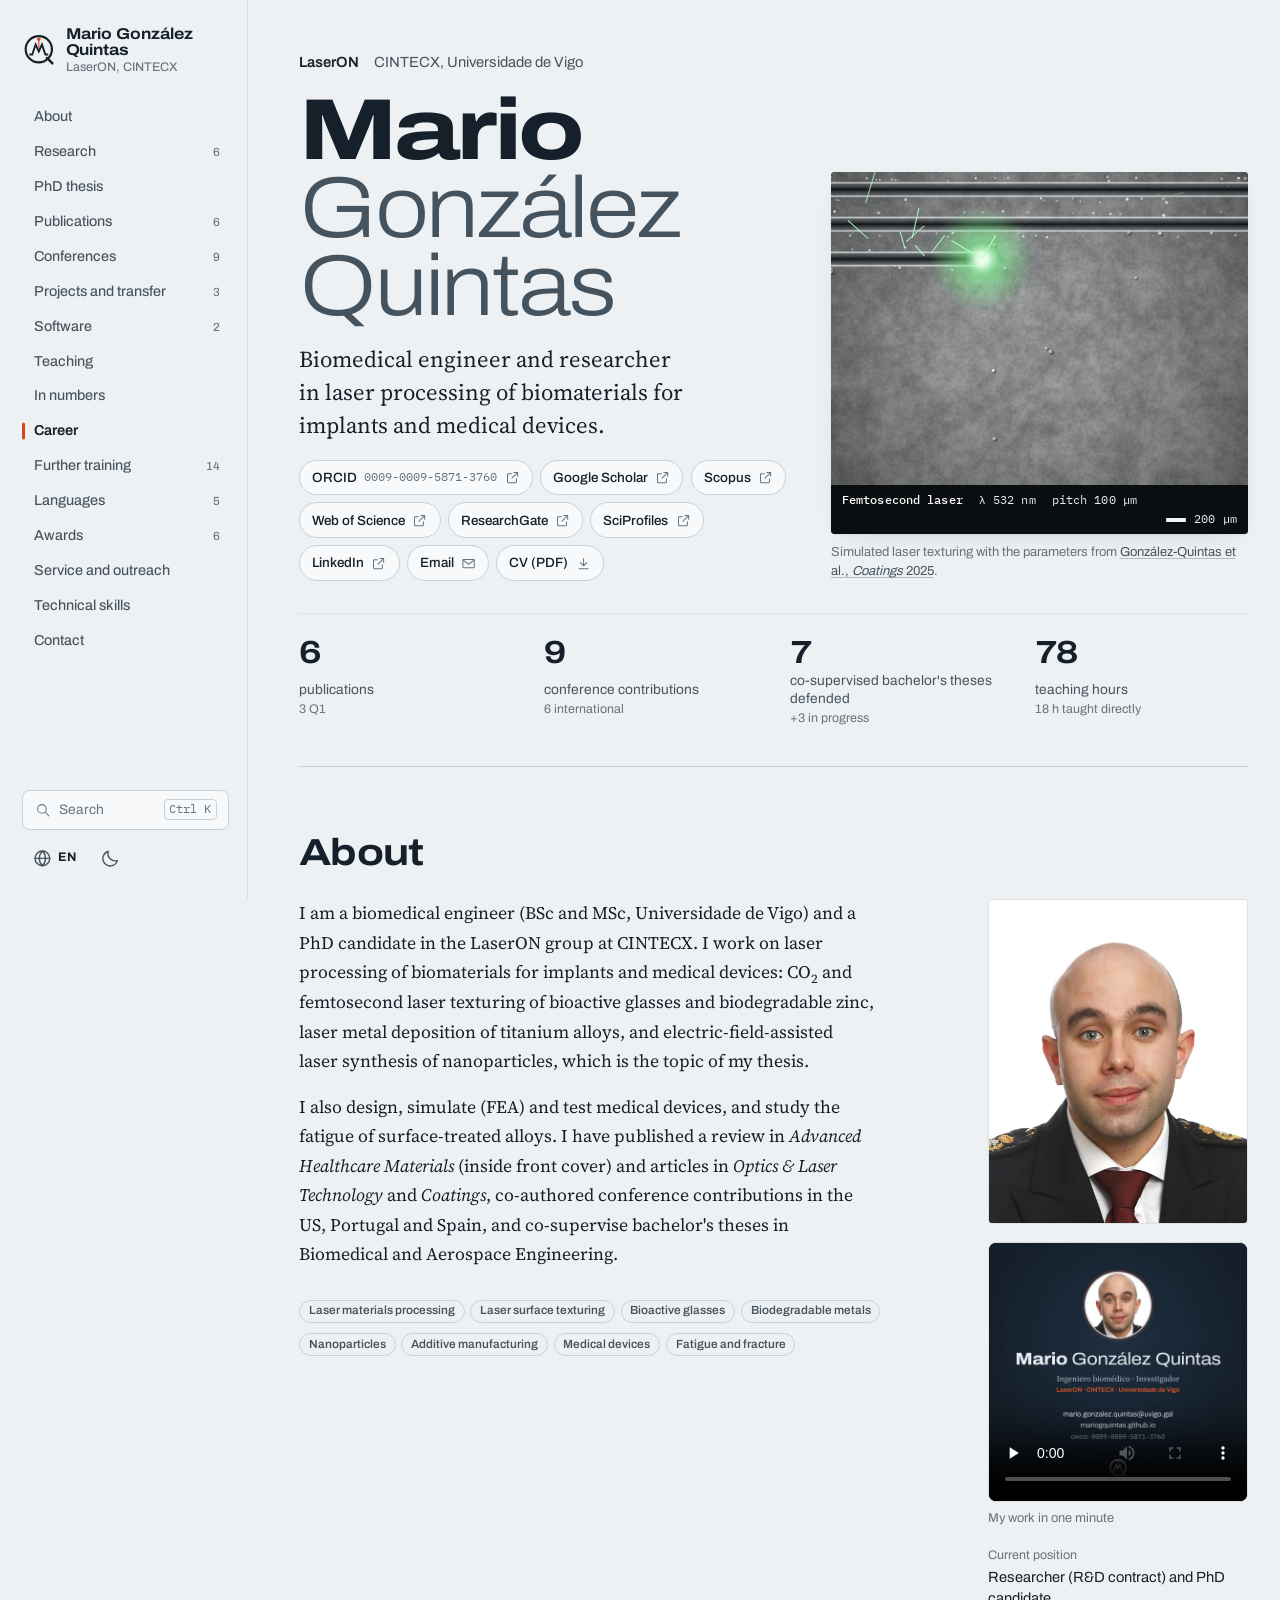
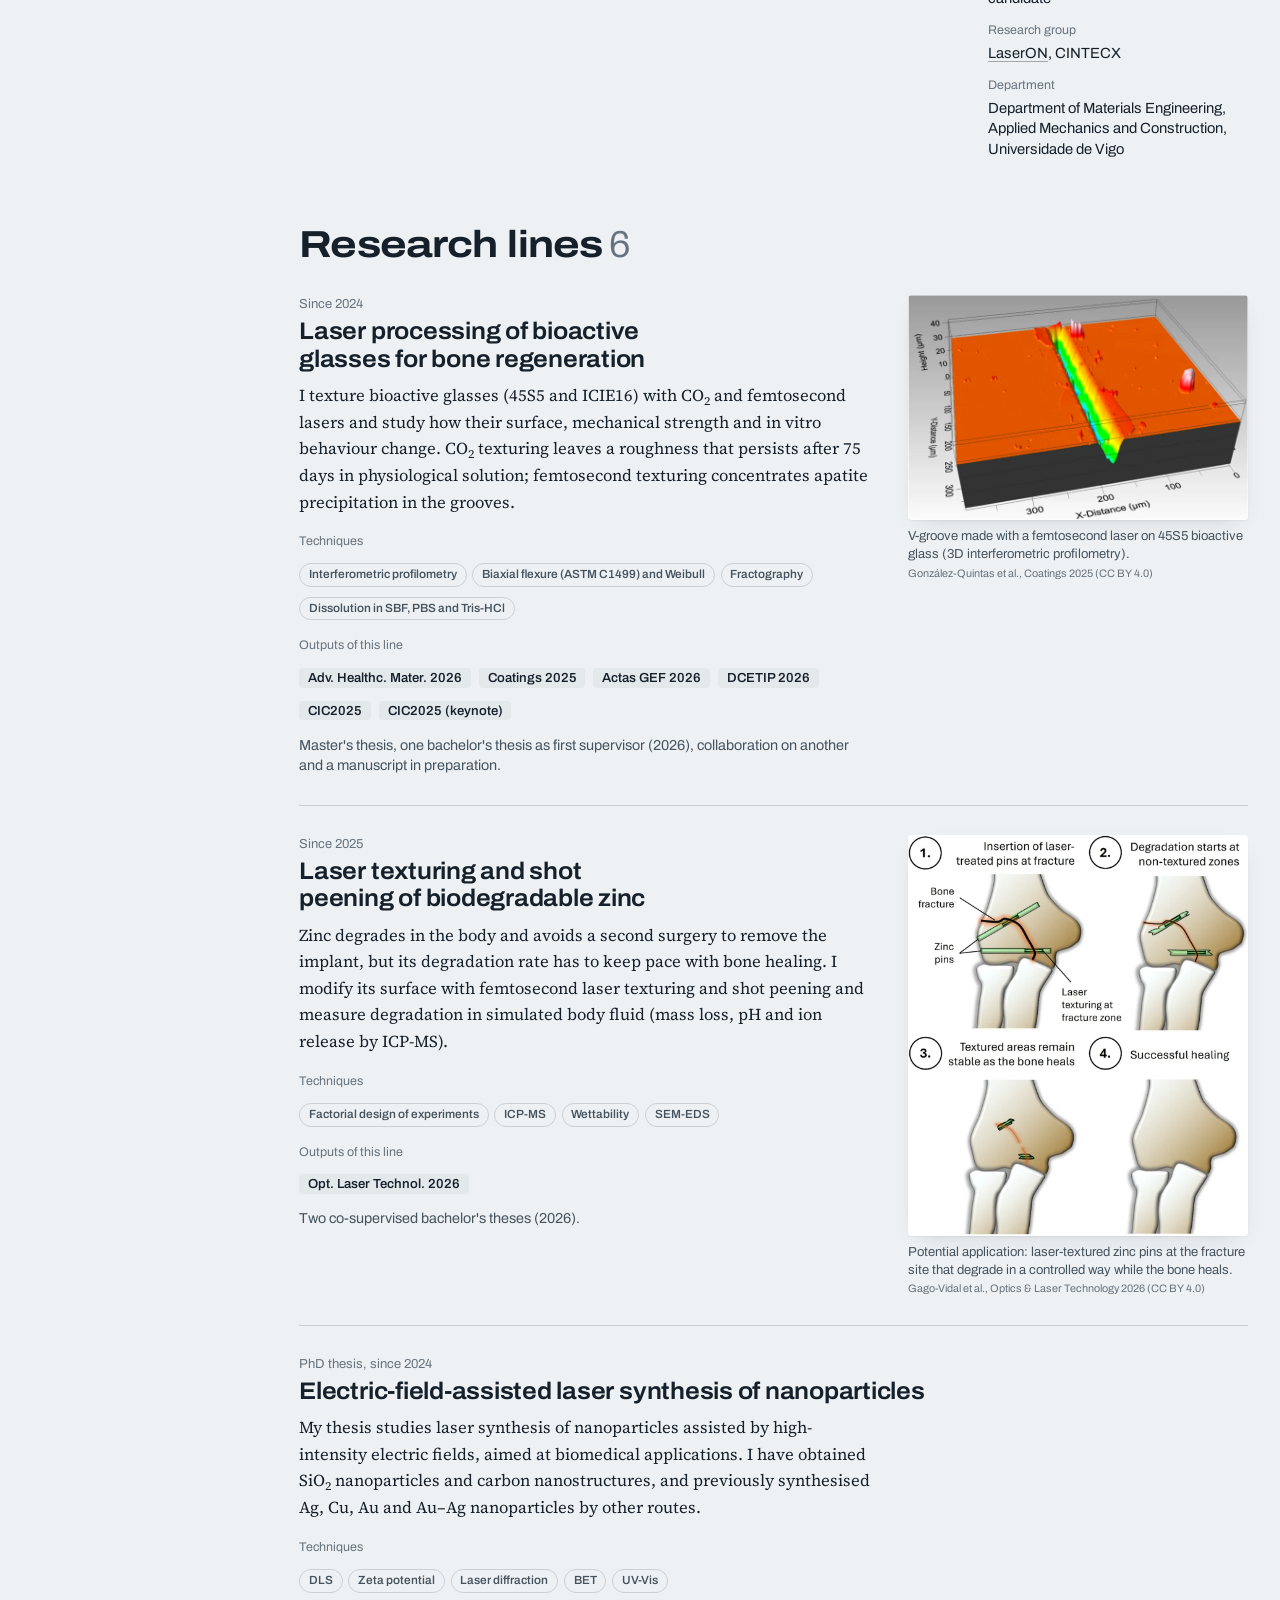
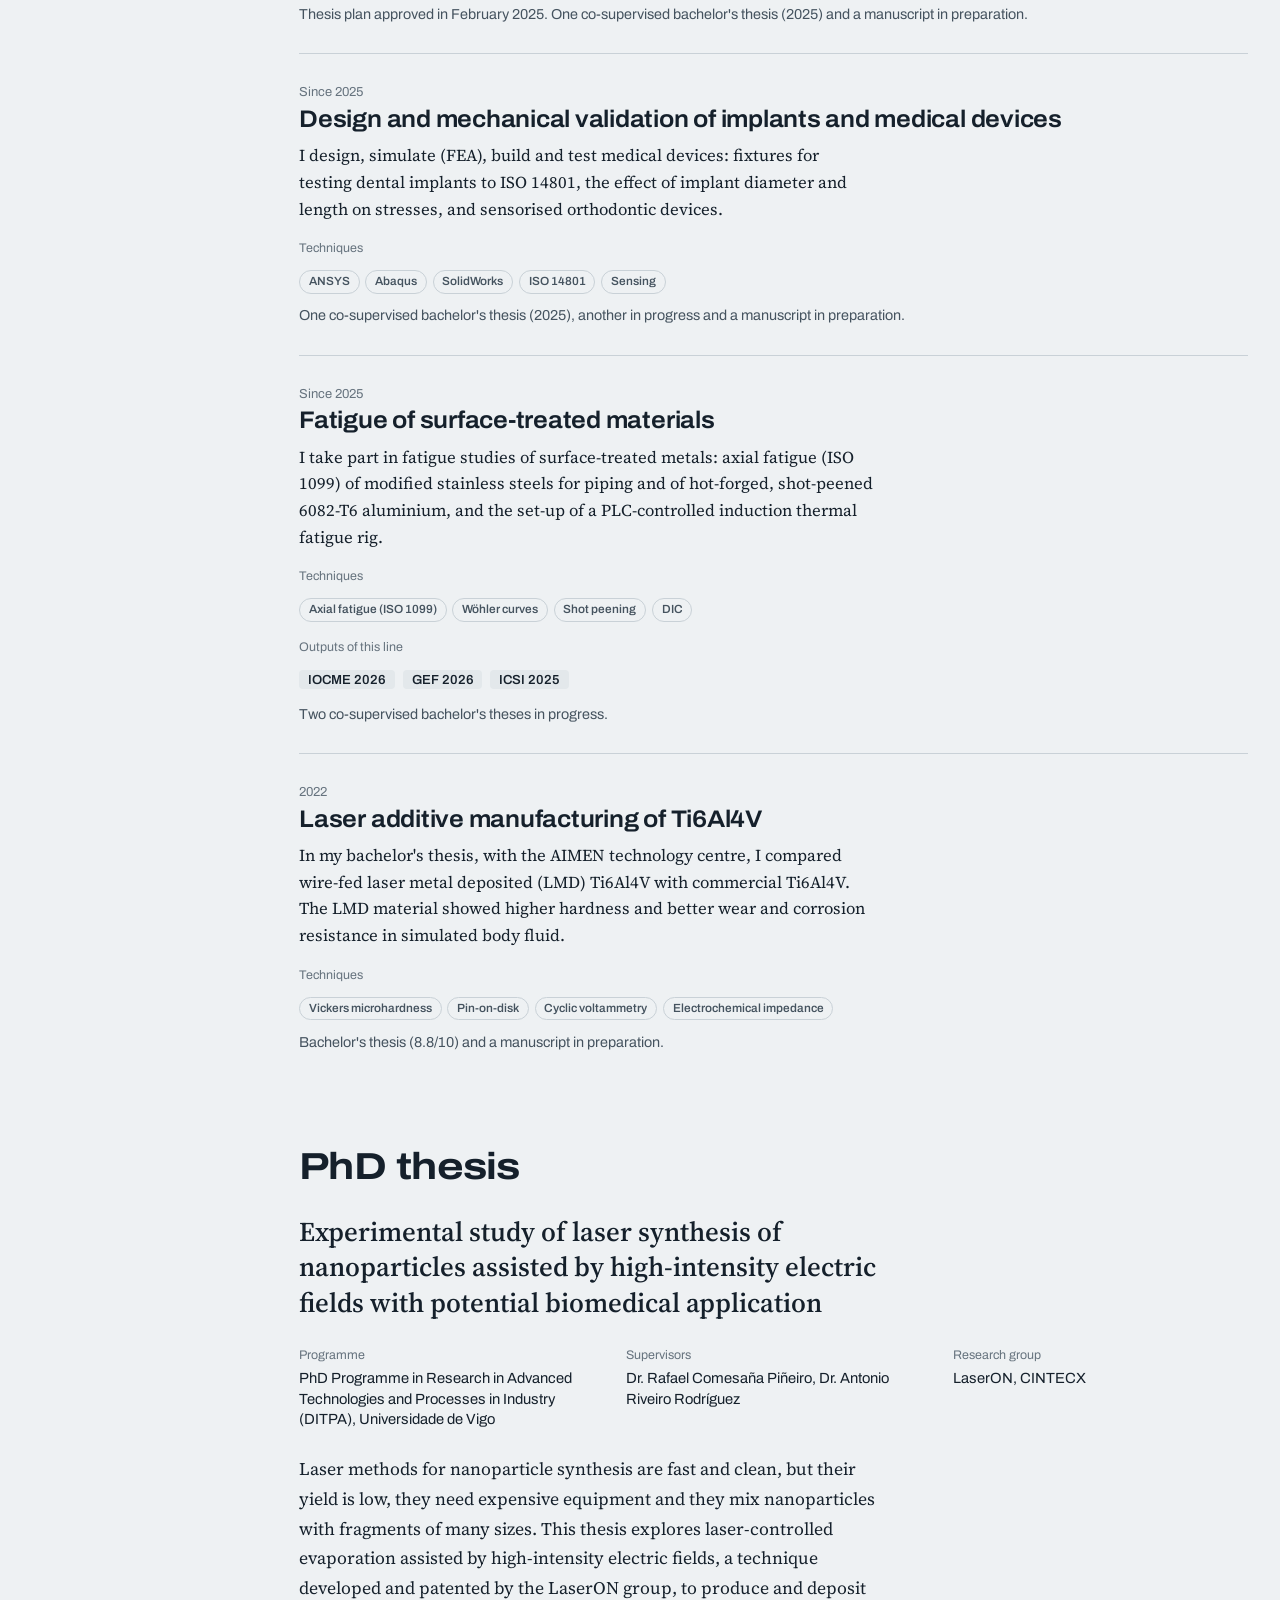
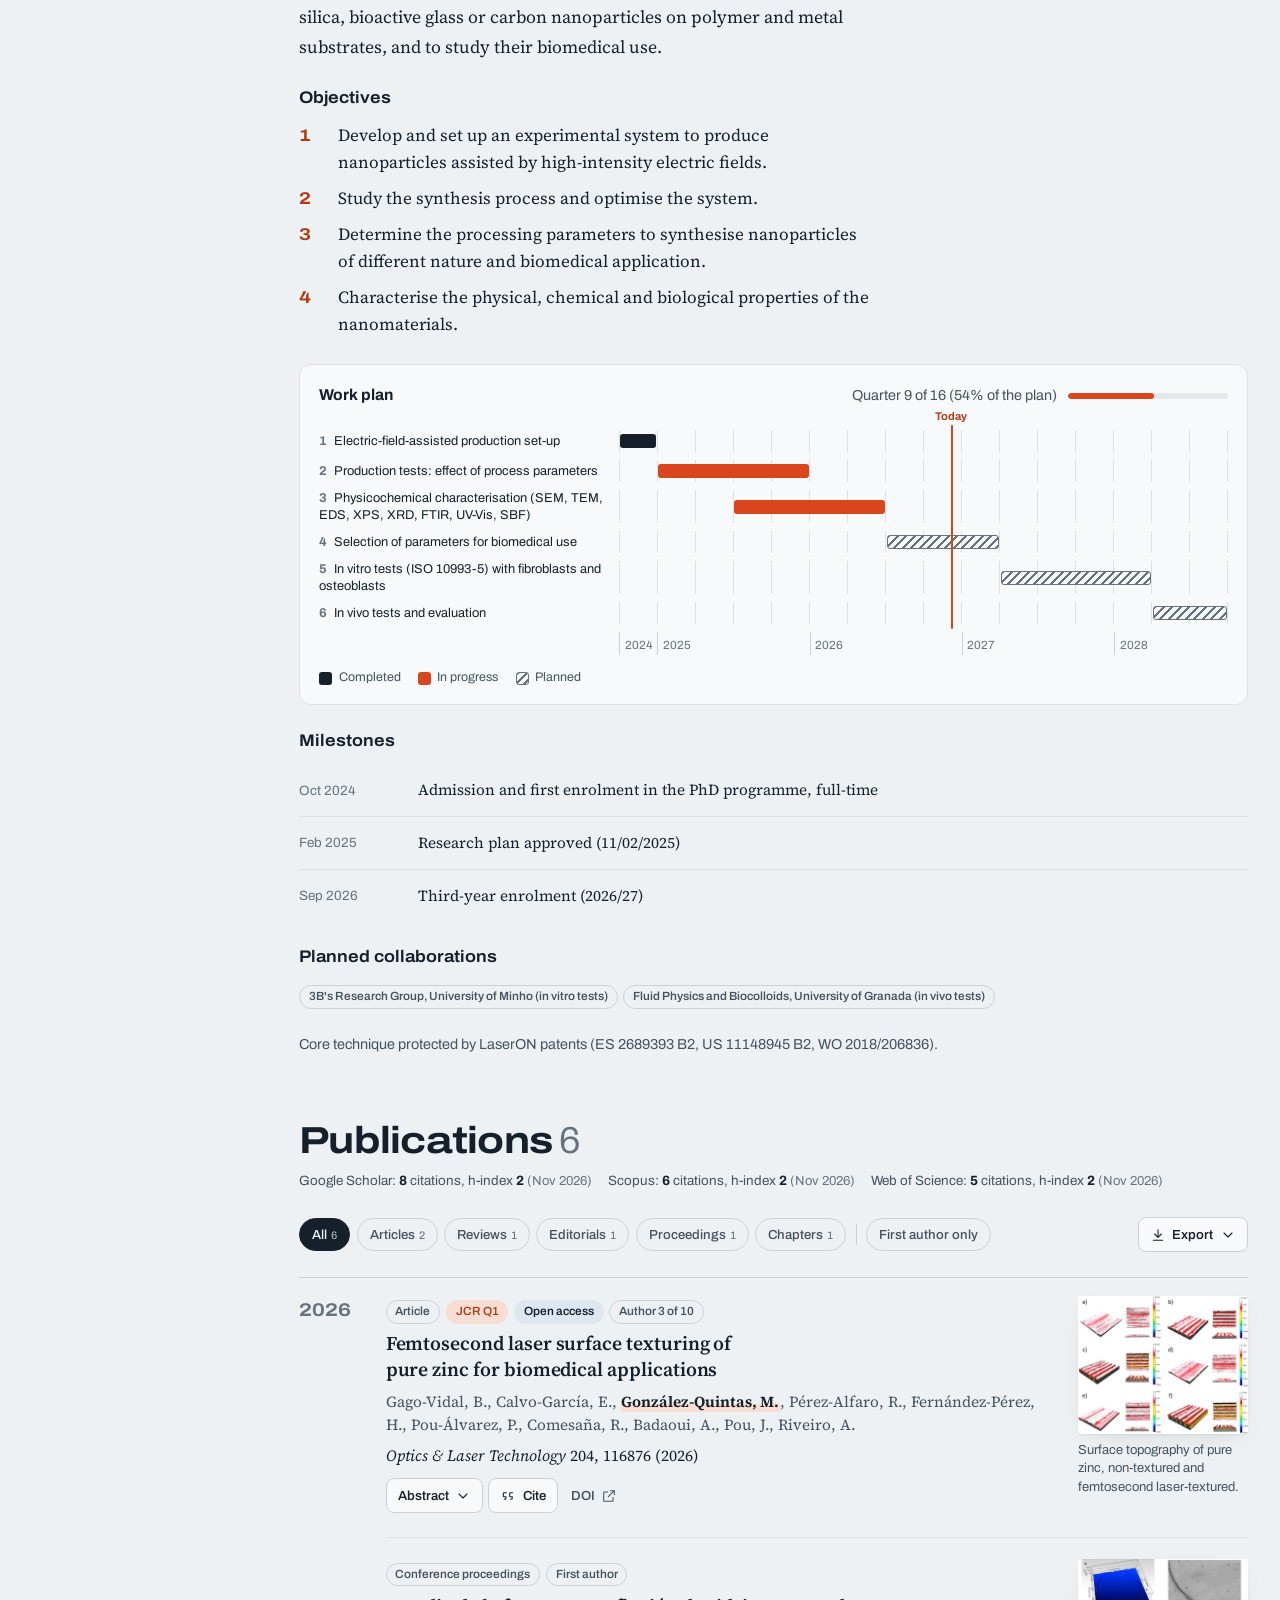
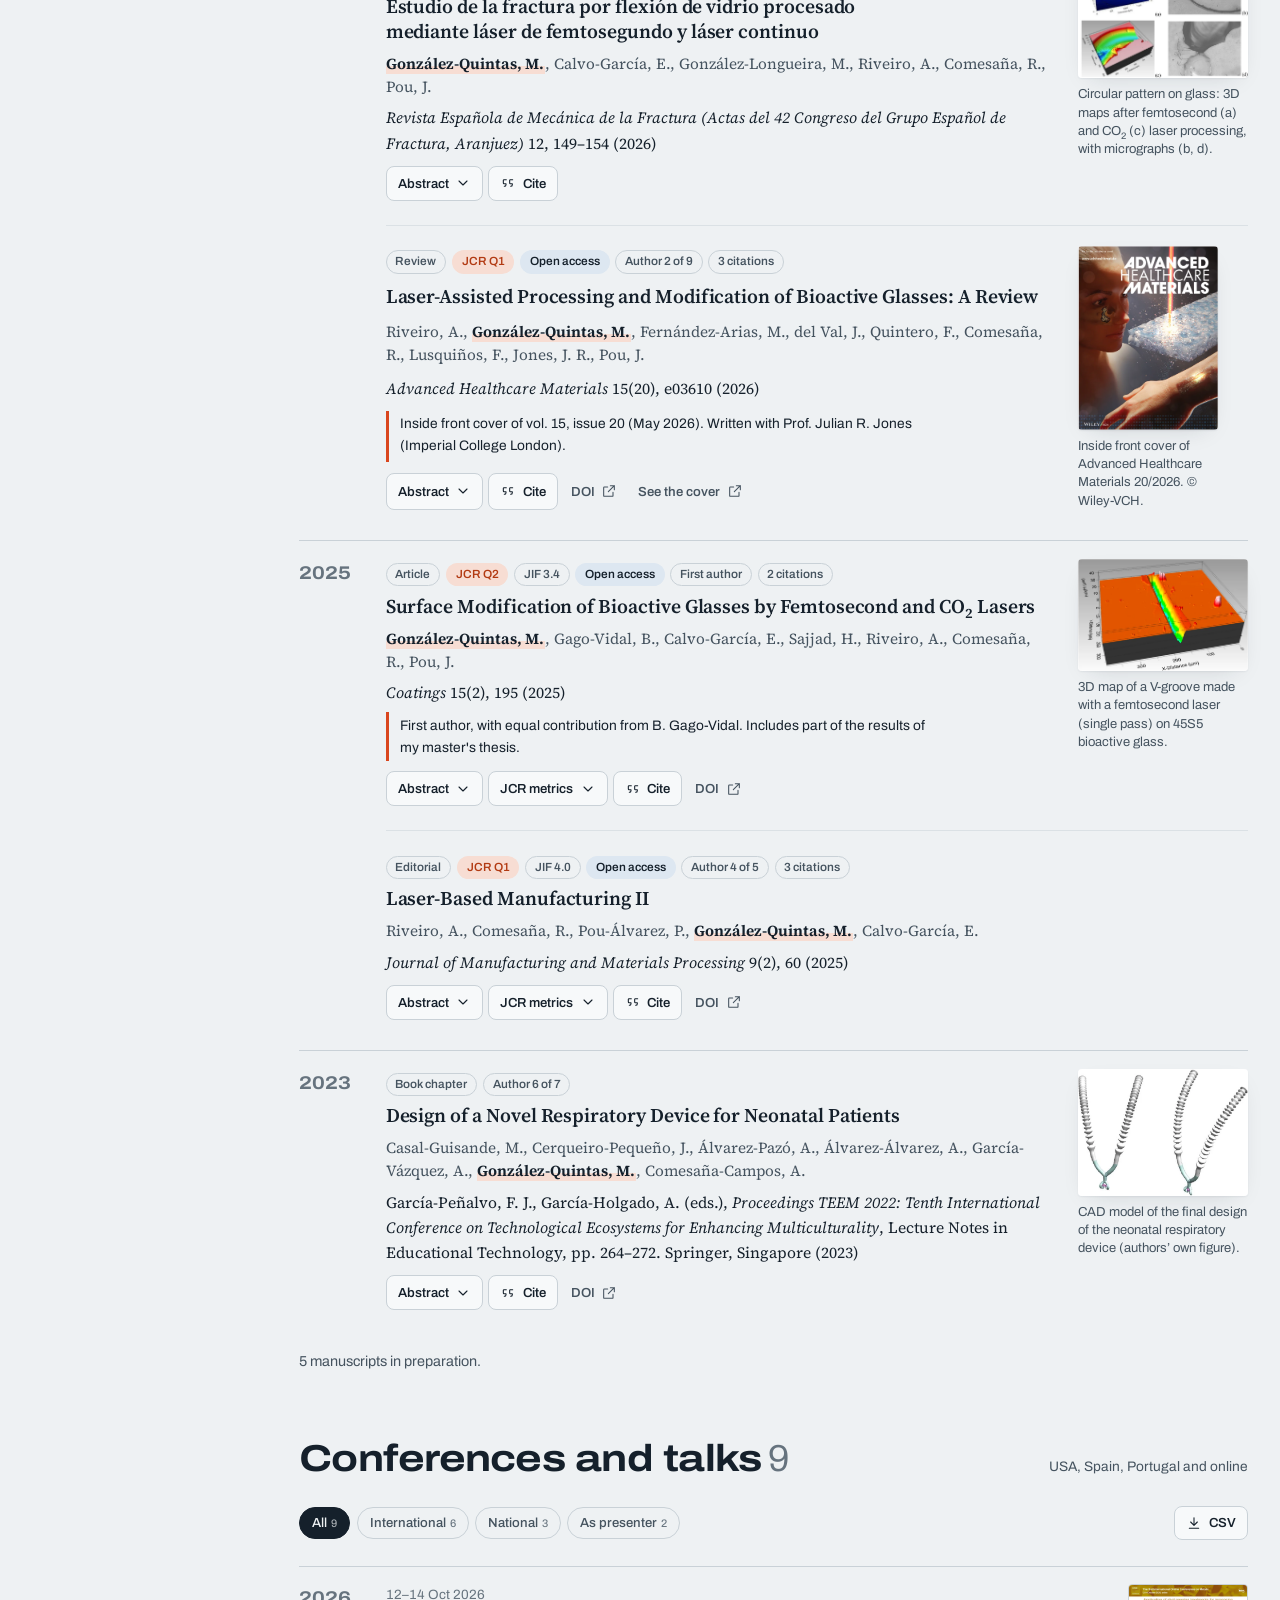
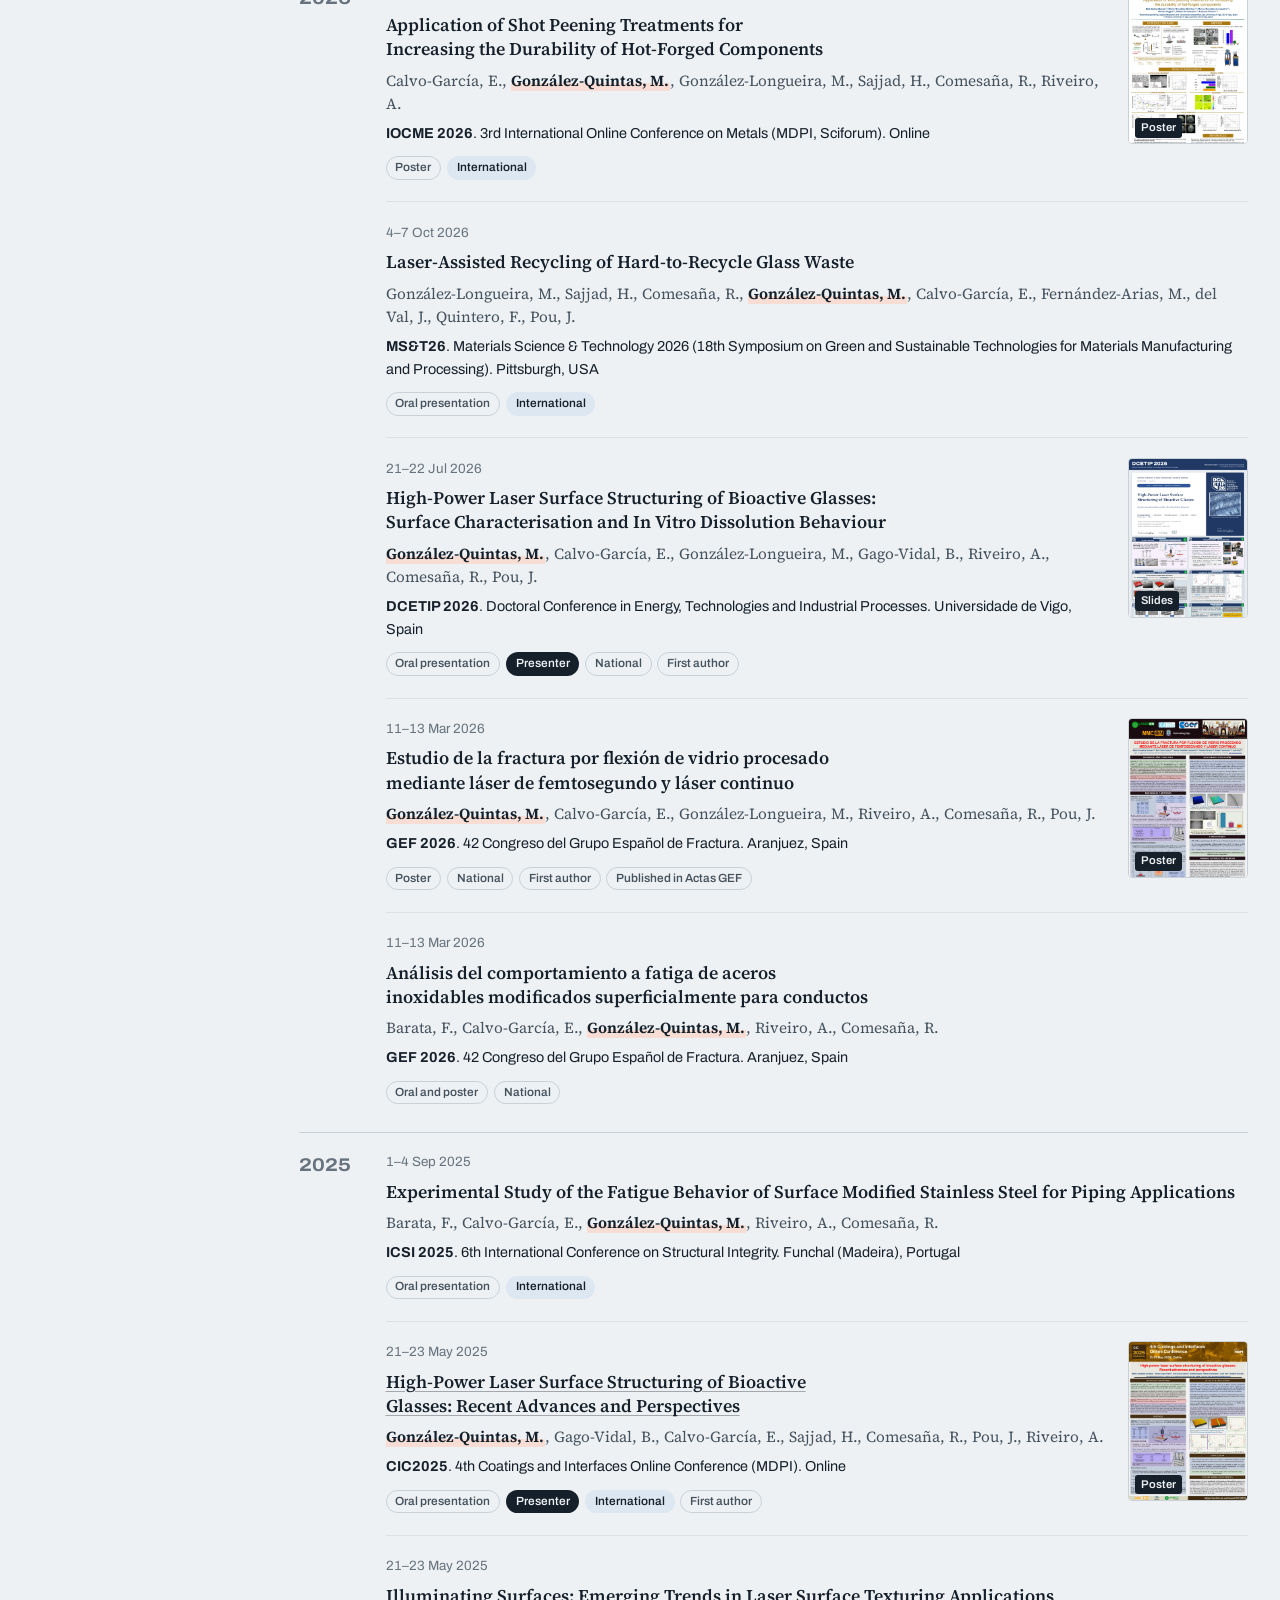
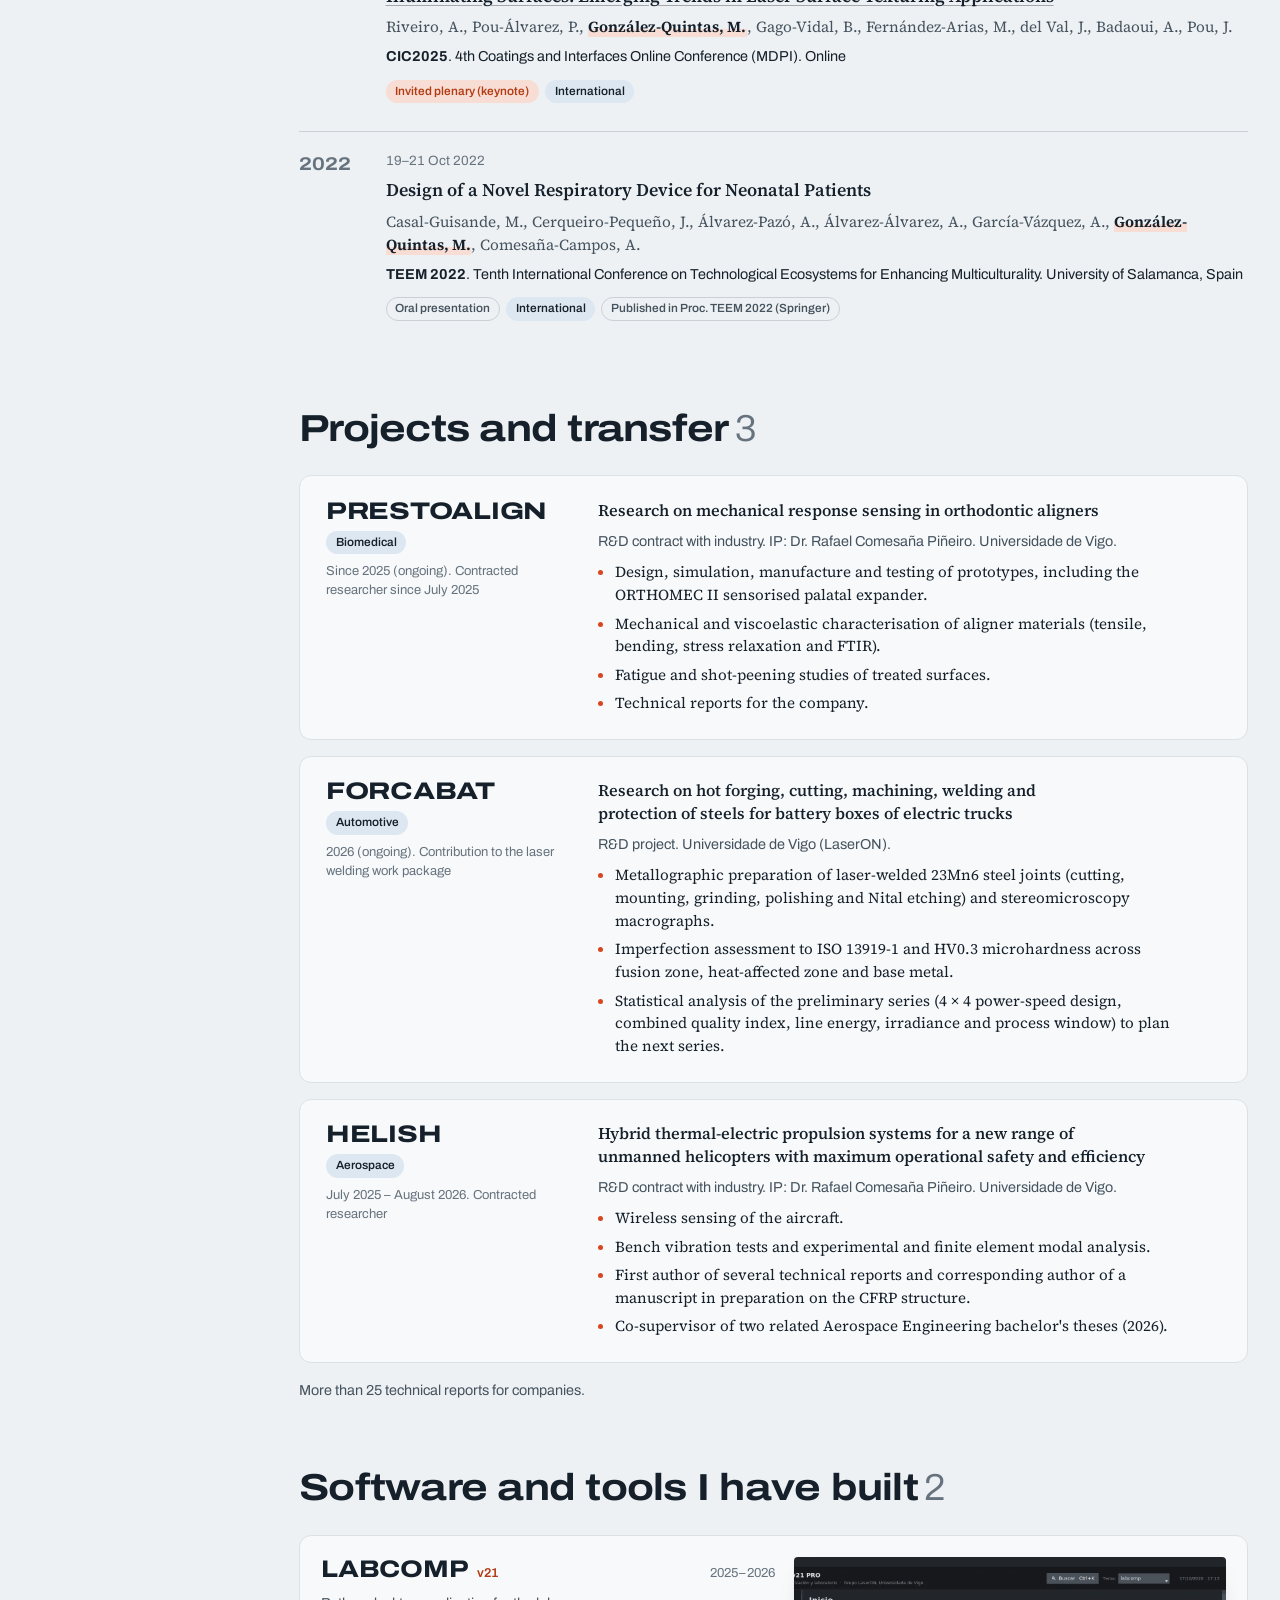
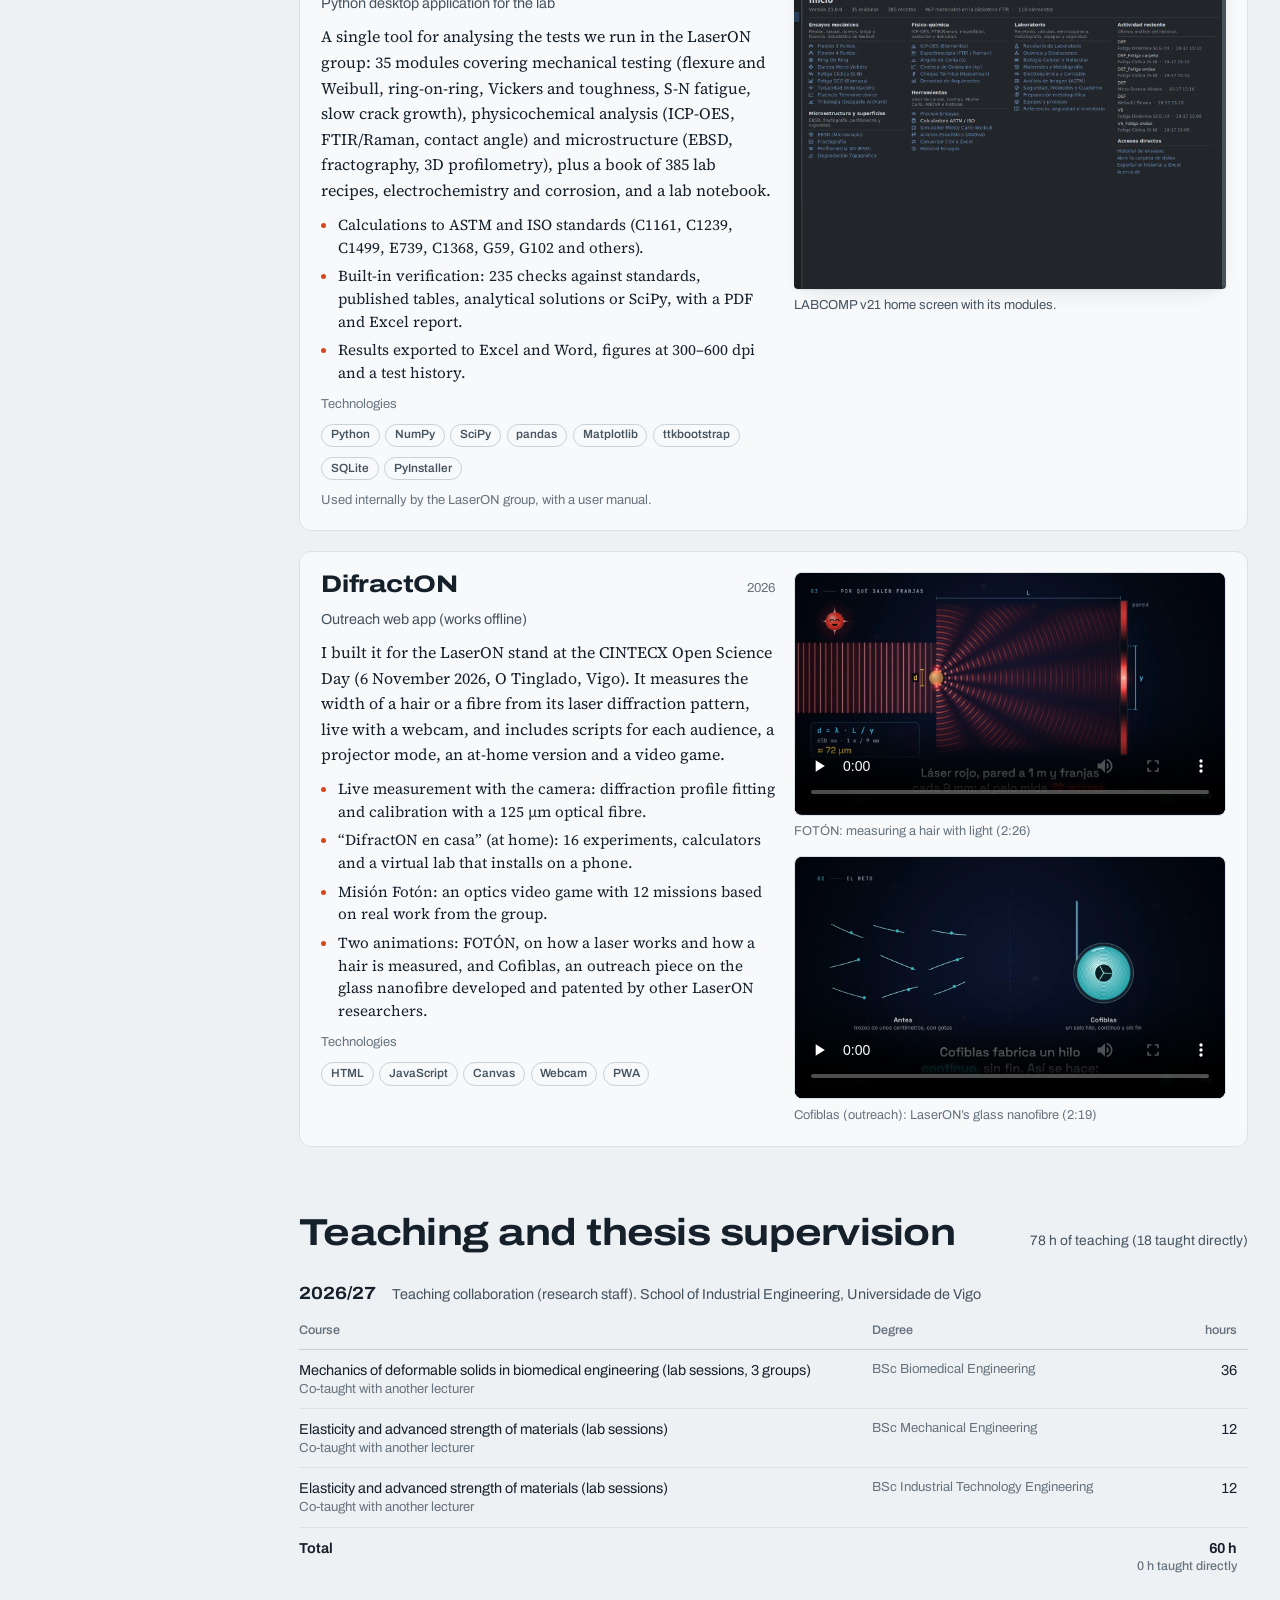
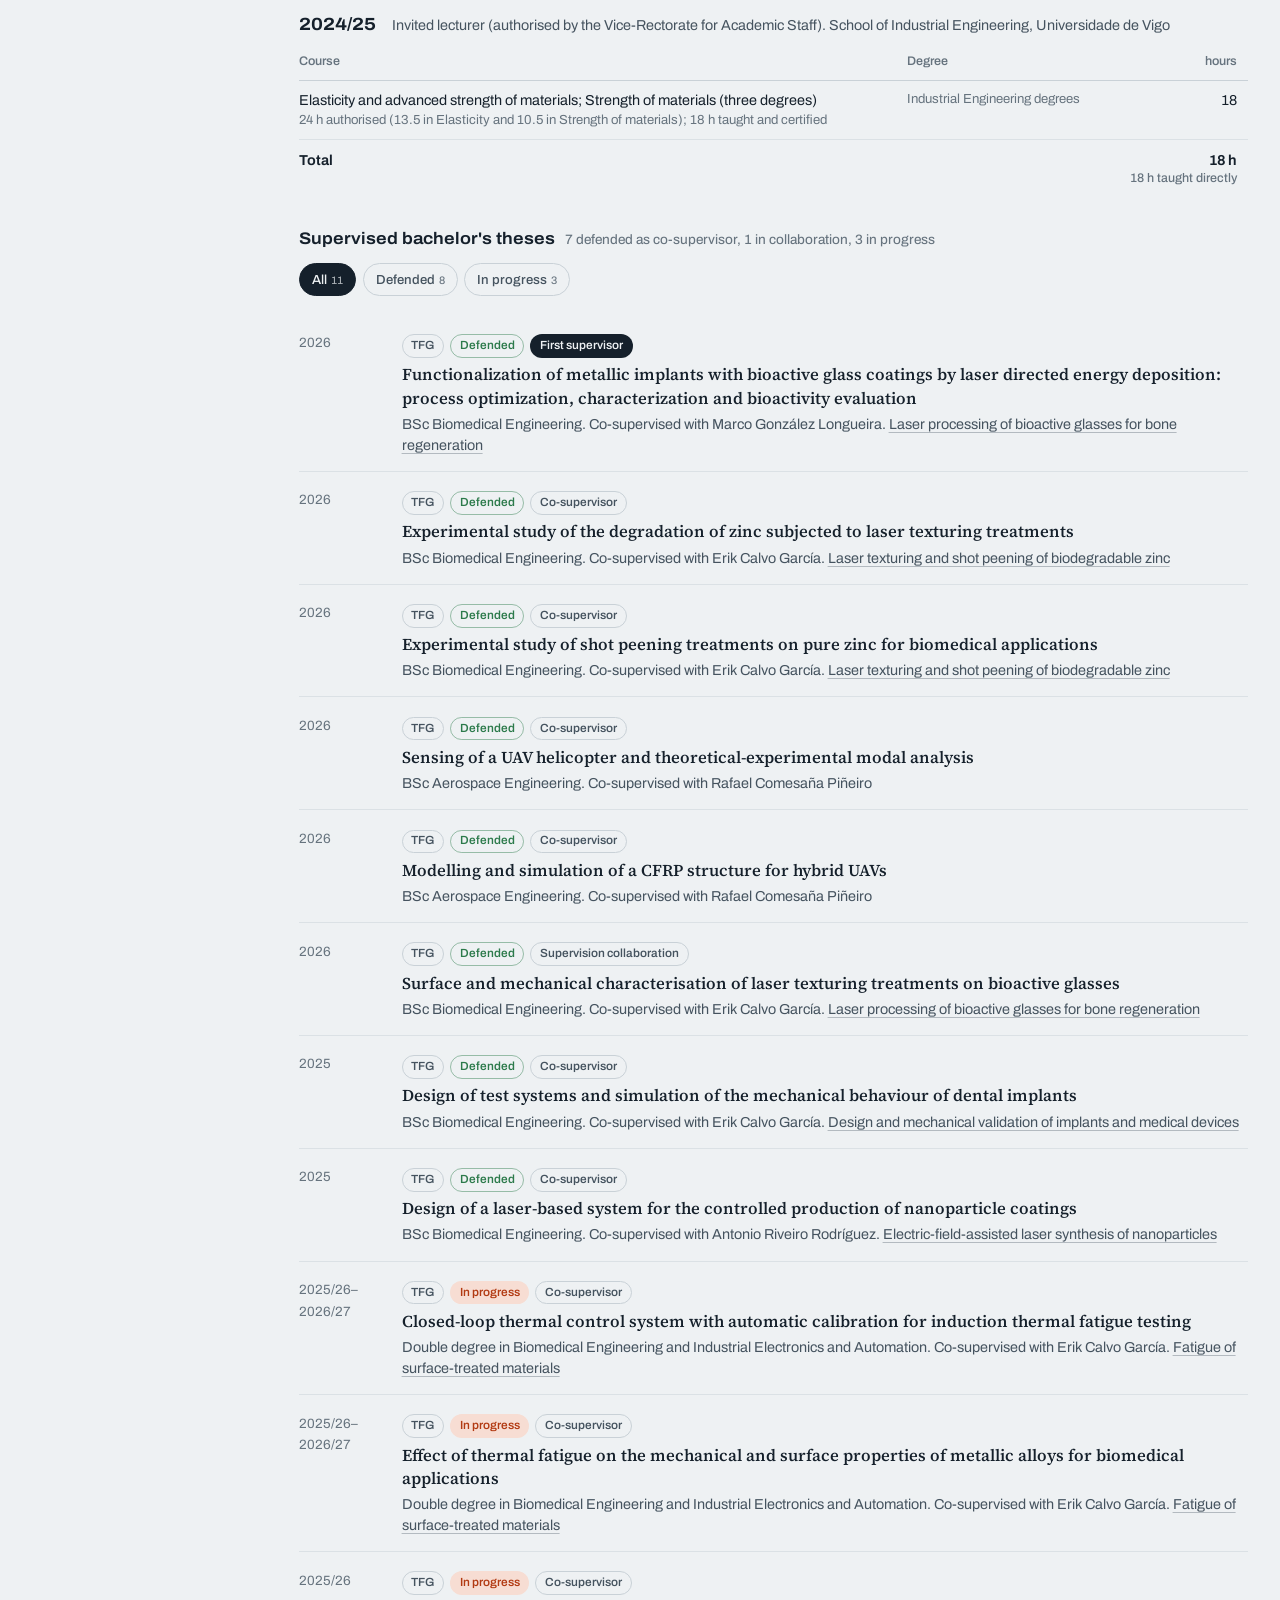
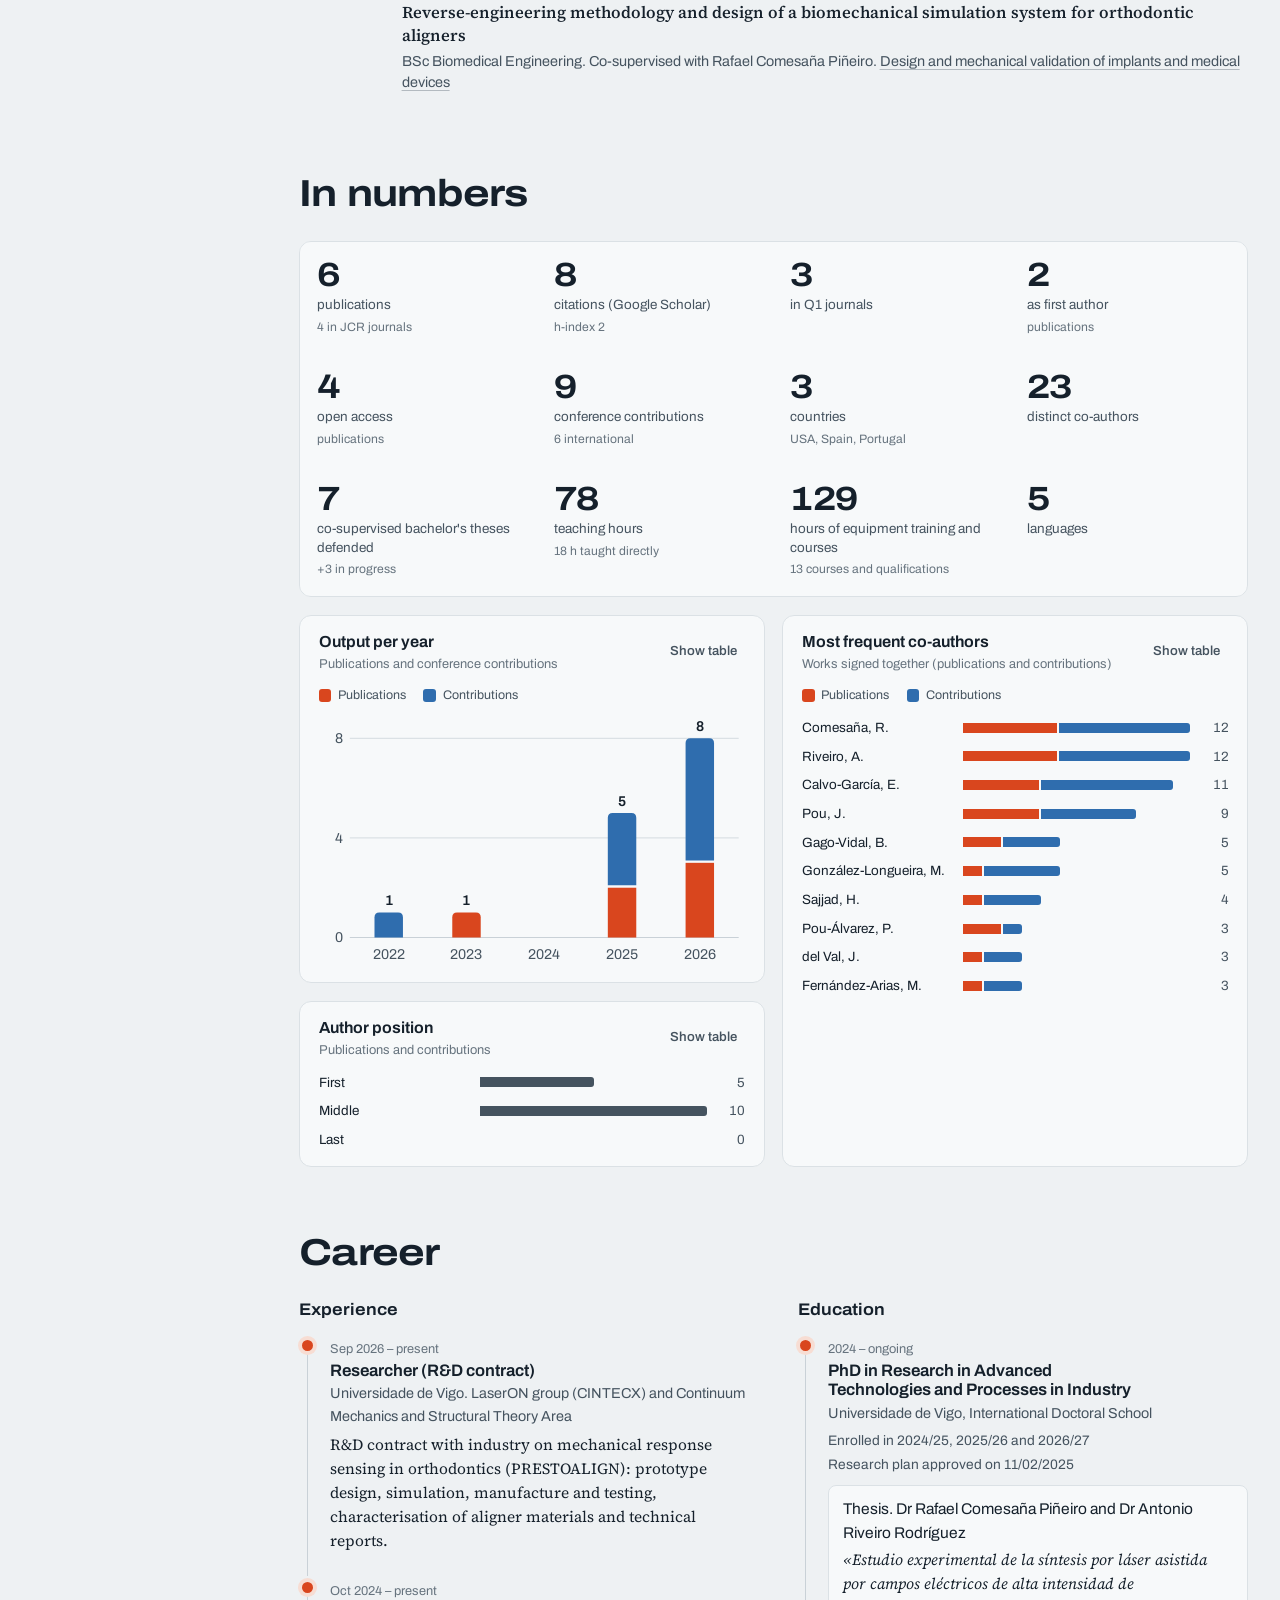
<file: index.html>
<!doctype html>
<html lang="es">
<head>
  <meta charset="utf-8">
  <meta name="viewport" content="width=device-width, initial-scale=1, viewport-fit=cover">
  <title>Mario González Quintas</title>
  <meta name="claude:viewport-fit-sides" content="cover">
  <meta name="description" content="Mario González Quintas: ingeniero biomédico e investigador en procesado láser de biomateriales (grupo LaserON, CINTECX, Universidade de Vigo). Publicaciones, congresos, proyectos, docencia y CV.">
  <meta name="author" content="Mario González Quintas">
  <meta name="theme-color" content="#eef1f3" media="(prefers-color-scheme: light)">
  <meta name="theme-color" content="#0f151a" media="(prefers-color-scheme: dark)">
  <meta property="og:type" content="profile">
  <meta property="og:title" content="Mario González Quintas">
  <meta property="og:description" content="Procesado láser de biomateriales para implantes y dispositivos médicos. LaserON, CINTECX, Universidade de Vigo.">
  <meta property="og:url" content="https://mariogquintas.github.io/">
  <meta property="og:image" content="https://mariogquintas.github.io/img/marca/compartir.png">
  <meta name="twitter:card" content="summary_large_image">
  <link rel="icon" href="img/marca/favicon.svg" type="image/svg+xml">
  <link rel="icon" href="img/marca/favicon-32.png" sizes="32x32" type="image/png">
  <link rel="apple-touch-icon" href="img/marca/icono-180.png">
  <link rel="manifest" href="manifest.webmanifest">
  <link rel="alternate" hreflang="es" href="https://mariogquintas.github.io/?lang=es">
  <link rel="alternate" hreflang="en" href="https://mariogquintas.github.io/?lang=en">
  <link rel="alternate" hreflang="gl" href="https://mariogquintas.github.io/?lang=gl">
  <link rel="alternate" hreflang="pt" href="https://mariogquintas.github.io/?lang=pt">
  <link rel="alternate" hreflang="fr" href="https://mariogquintas.github.io/?lang=fr">
  <link rel="alternate" hreflang="x-default" href="https://mariogquintas.github.io/">
  <link rel="canonical" href="https://mariogquintas.github.io/">
  <link rel="stylesheet" href="assets/css/sitio.css">
  <script>
    /* Tema e idioma antes de pintar, para evitar parpadeos */
    (function () {
      try {
        var t = localStorage.getItem("mgq-tema");
        if (t === "dark" || t === "light") document.documentElement.setAttribute("data-theme", t);
        var etiquetas = { es: "es-ES", en: "en-GB", gl: "gl-ES", pt: "pt-PT", fr: "fr-FR" };
        var q = (location.search.match(/[?&]lang=([a-z]{2})/) || [])[1];
        var l = etiquetas[q] ? q : localStorage.getItem("mgq-idioma");
        if (etiquetas[l]) document.documentElement.lang = etiquetas[l];
      } catch (e) {}
      /* Errores al leer los archivos de datos: se muestran en un aviso legible */
      window.__erroresDatos = [];
      window.addEventListener("error", function (ev) {
        if (ev && ev.filename && /\/datos\//.test(ev.filename)) {
          window.__erroresDatos.push({ archivo: ev.filename.split("/datos/")[1], linea: ev.lineno, mensaje: ev.message });
        }
      });
    })();
  </script>
  <script type="application/ld+json" id="ld-persona"></script>
</head>
<body>
  <a class="saltar" href="#contenido">Saltar al contenido</a>

  <div class="armazon">
    <nav class="indice" aria-label="Secciones">
      <a class="marca" href="#inicio" data-marca></a>
      <ul class="nav-lista" data-nav></ul>
      <div class="indice-pie">
        <button class="boton-buscar" type="button" data-abrir-buscador></button>
        <div class="fila" data-herramientas-indice></div>
      </div>
    </nav>

    <div>
      <header class="barra">
        <a class="marca" href="#inicio" data-marca></a>
        <div class="herramientas" data-herramientas-barra></div>
      </header>

      <main class="contenido" id="contenido" tabindex="-1">
        <div data-avisos></div>
        <section class="portada" id="inicio" data-portada aria-label="Presentación"></section>
        <div data-secciones></div>
        <footer class="pie" data-pie-pagina></footer>
      </main>
    </div>
  </div>

  <div class="menu-movil" data-menu-movil hidden></div>

  <dialog id="dlg-visor" class="visor" aria-label="Imagen ampliada"></dialog>
  <dialog id="dlg-texto" aria-label="Texto para copiar"></dialog>
  <dialog id="dlg-buscador" class="buscador" aria-label="Buscar"></dialog>

  <noscript>
    <p style="padding:1rem;font-family:sans-serif">Esta web necesita JavaScript para mostrar el contenido. Mario González Quintas, investigador en procesado láser de biomateriales (LaserON, CINTECX, Universidade de Vigo). ORCID: <a href="https://orcid.org/0009-0009-5871-3760">0009-0009-5871-3760</a>.</p>
  </noscript>

  <!-- Contenido de la web: edita estos archivos (o usa editor.html) -->
  <script src="datos/perfil.js"></script>
  <script src="datos/investigacion.js"></script>
  <script src="datos/tesis.js"></script>
  <script src="datos/publicaciones.js"></script>
  <script src="datos/congresos.js"></script>
  <script src="datos/proyectos.js"></script>
  <script src="datos/software.js"></script>
  <script src="datos/docencia.js"></script>
  <script src="datos/trayectoria.js"></script>
  <script src="datos/cursos.js"></script>
  <script src="datos/idiomas.js"></script>
  <script src="datos/premios.js"></script>
  <script src="datos/actividades.js"></script>
  <script src="datos/habilidades.js"></script>

  <!-- Funcionamiento de la web -->
  <script src="assets/js/comun.js"></script>
  <script src="assets/js/laser.js"></script>
  <script src="assets/js/sitio.js"></script>
</body>
</html>
</file>
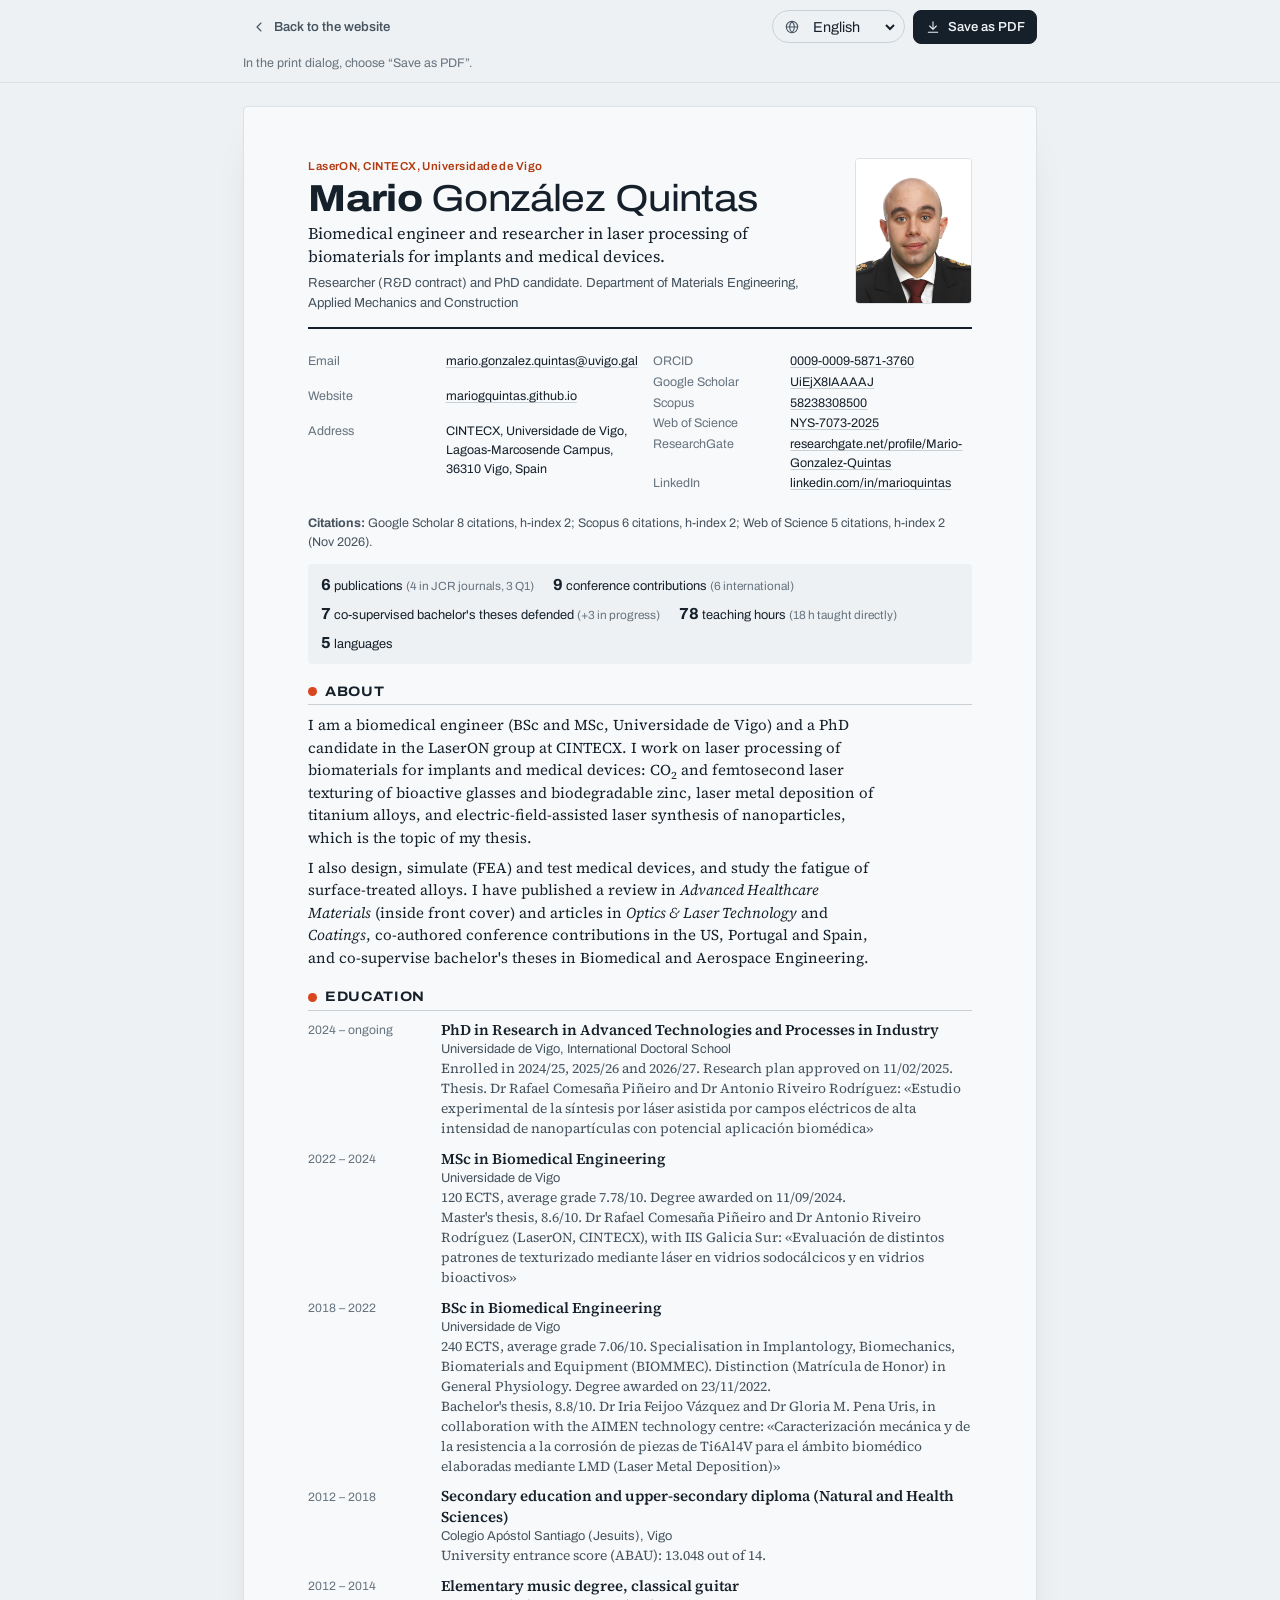
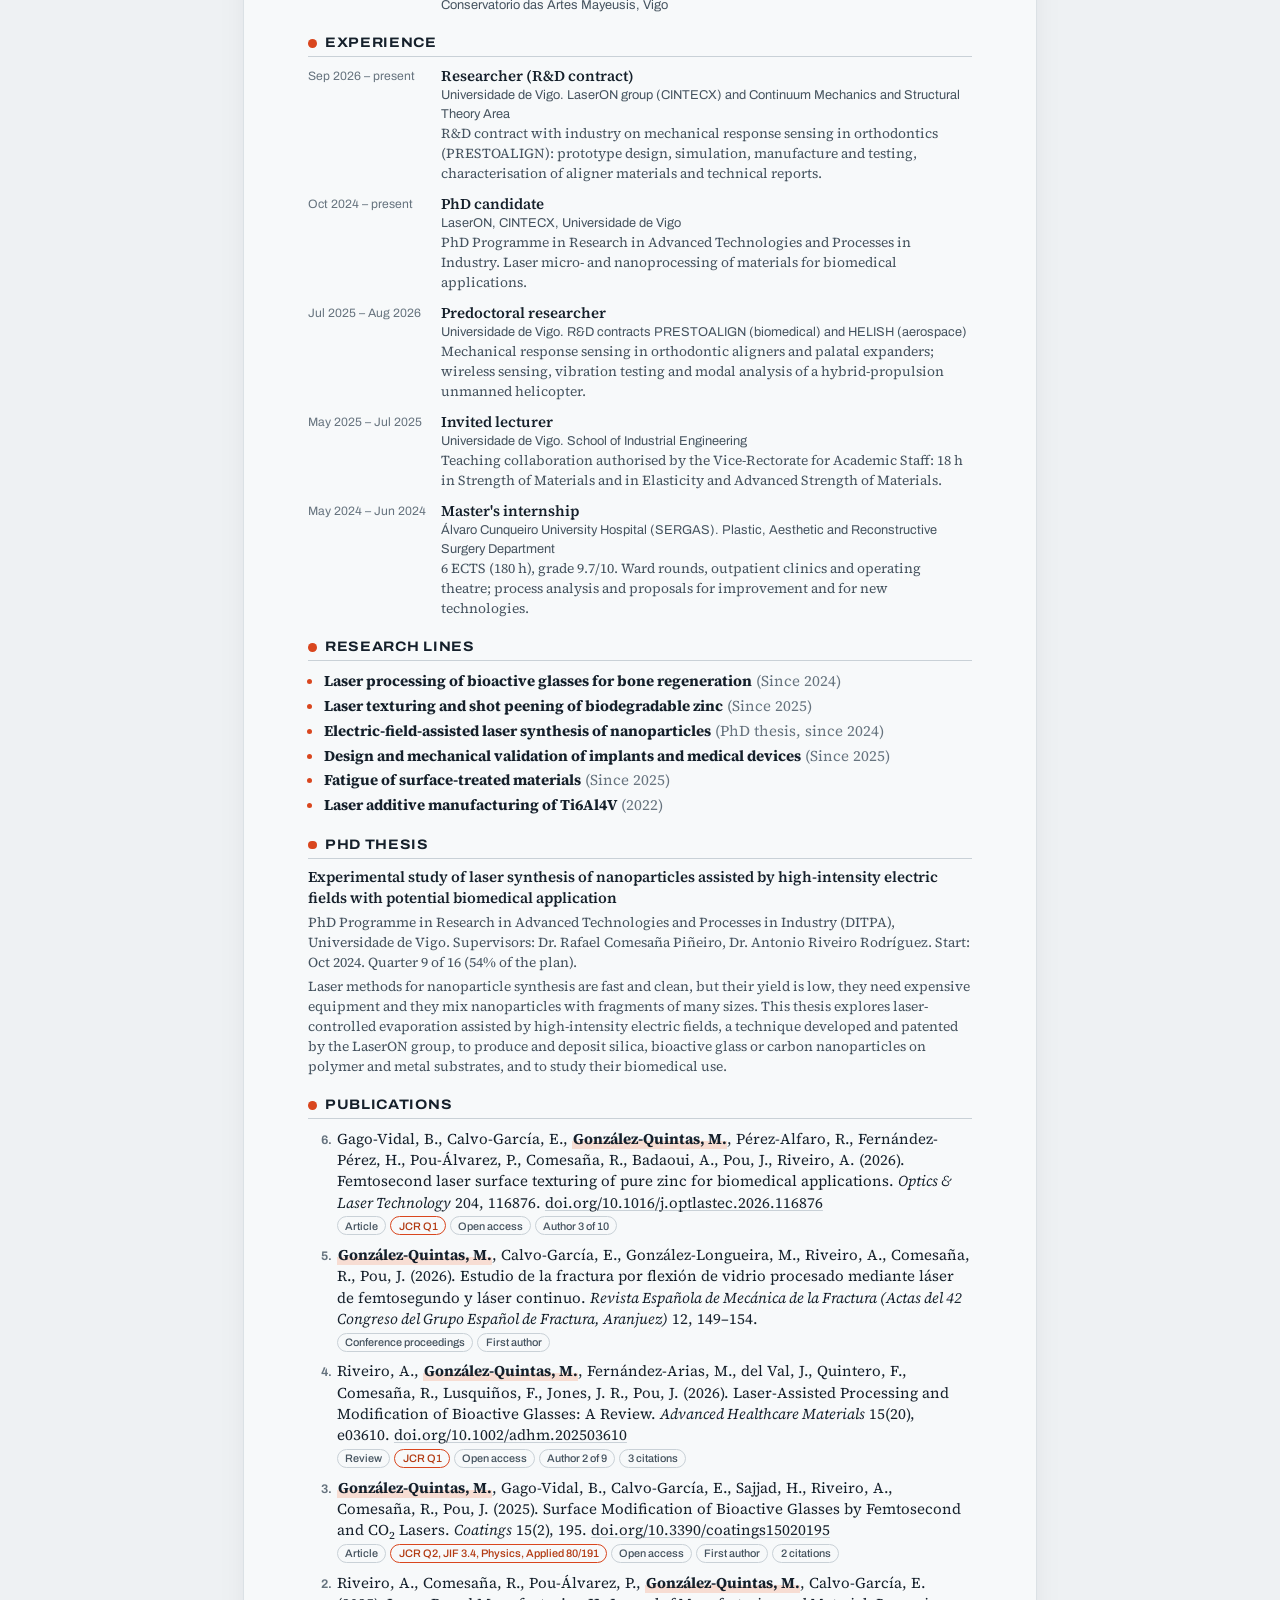
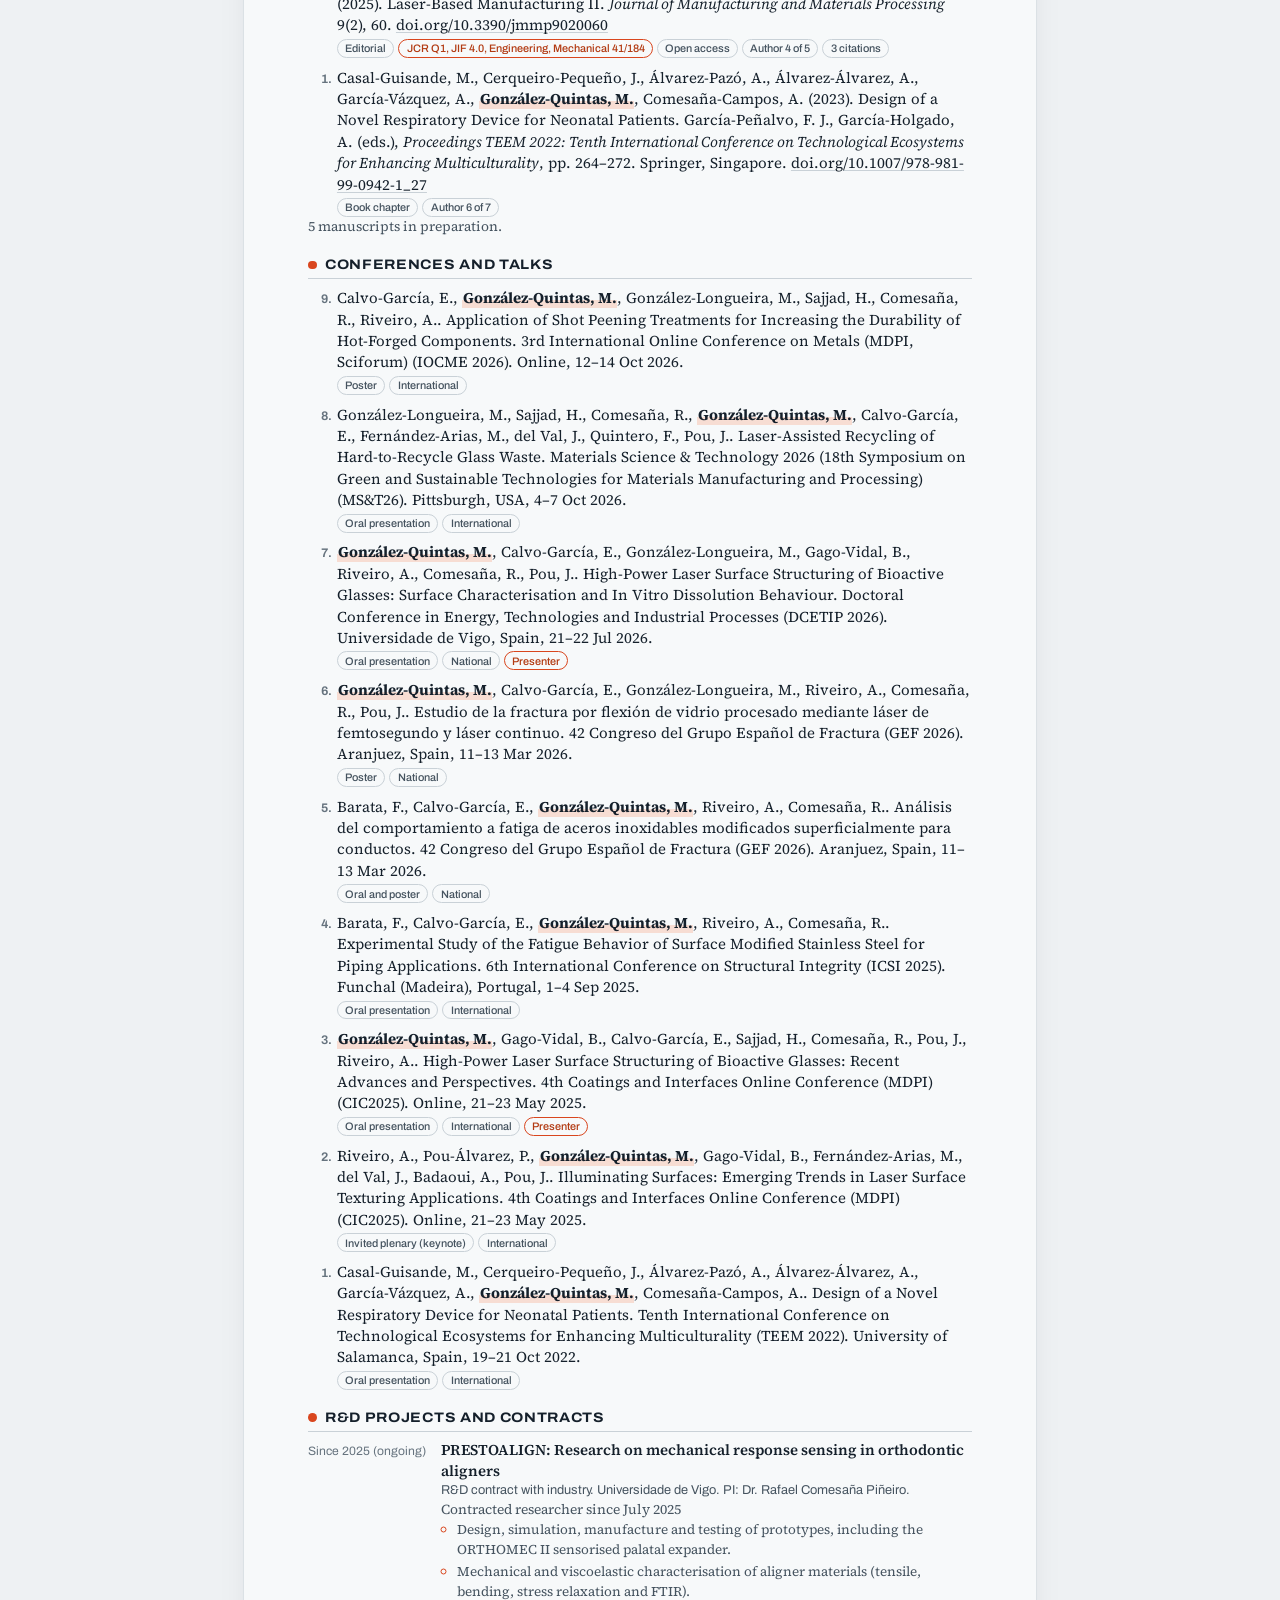
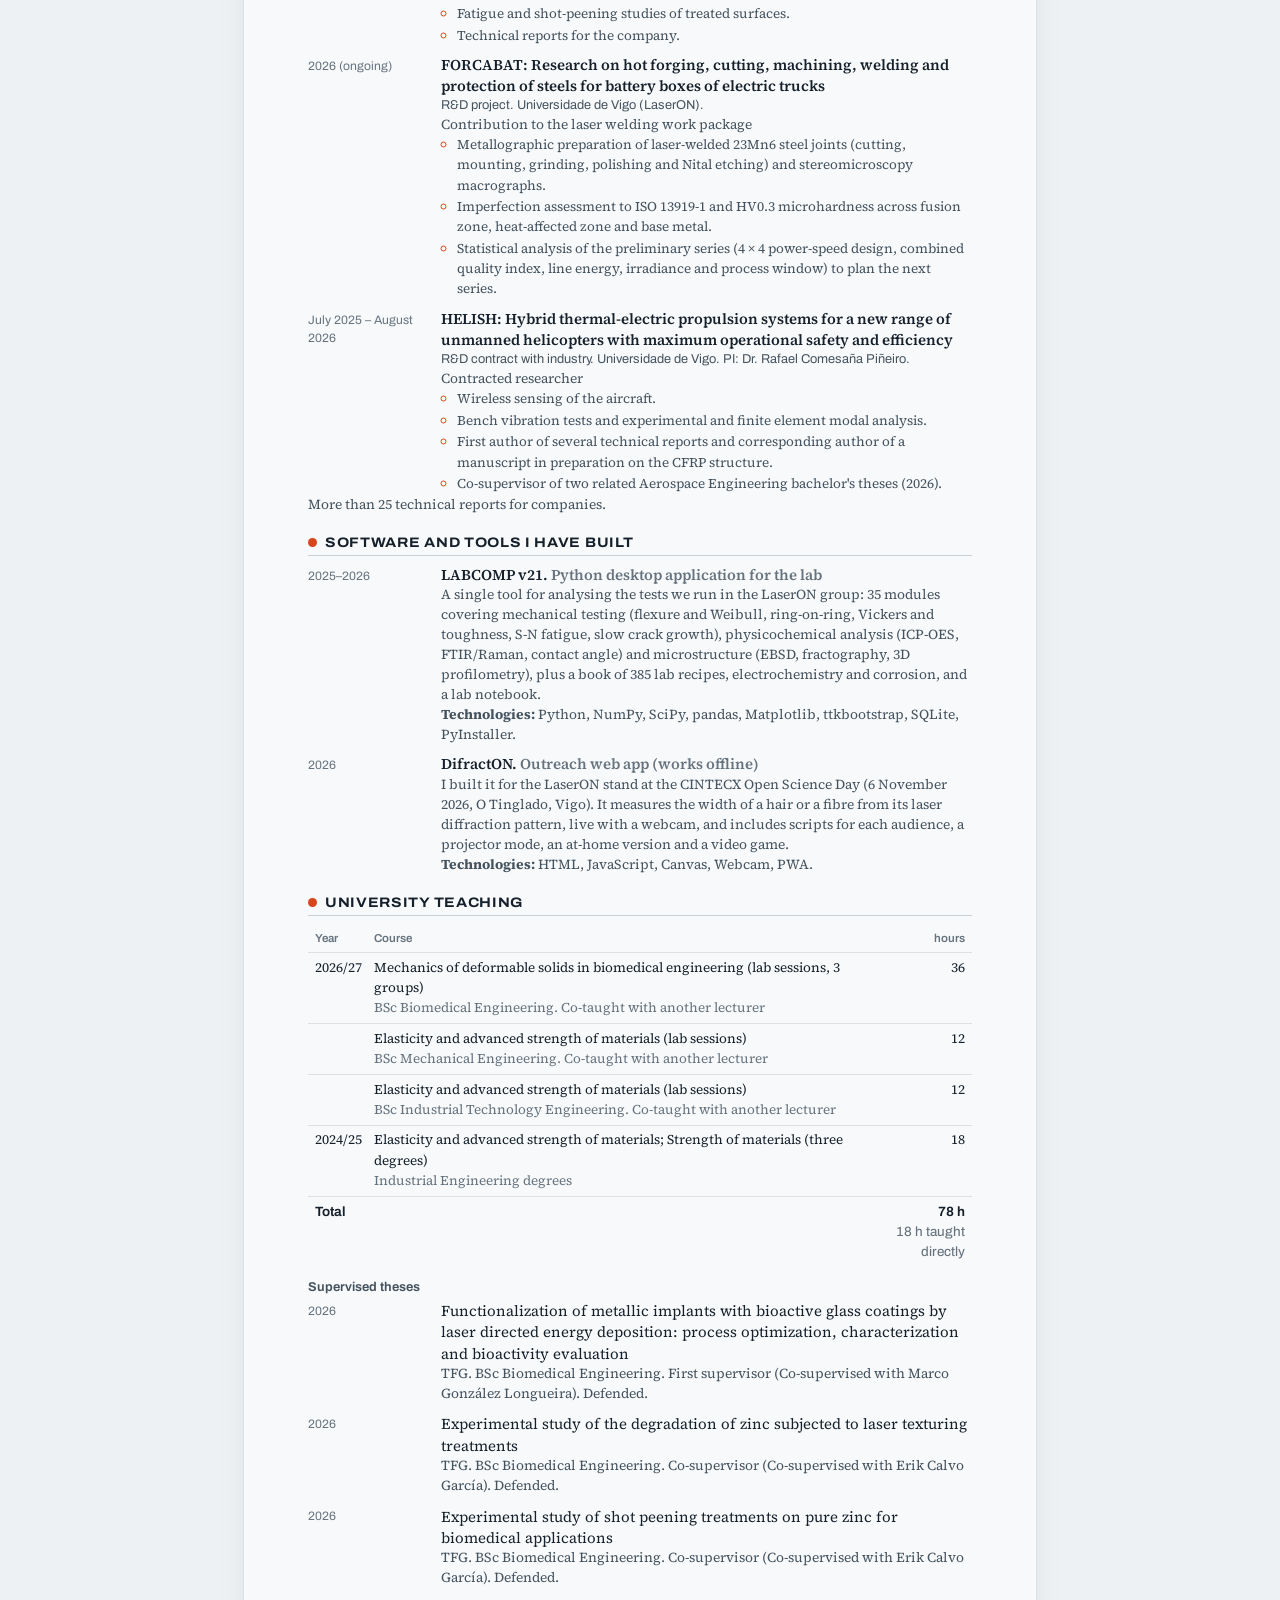
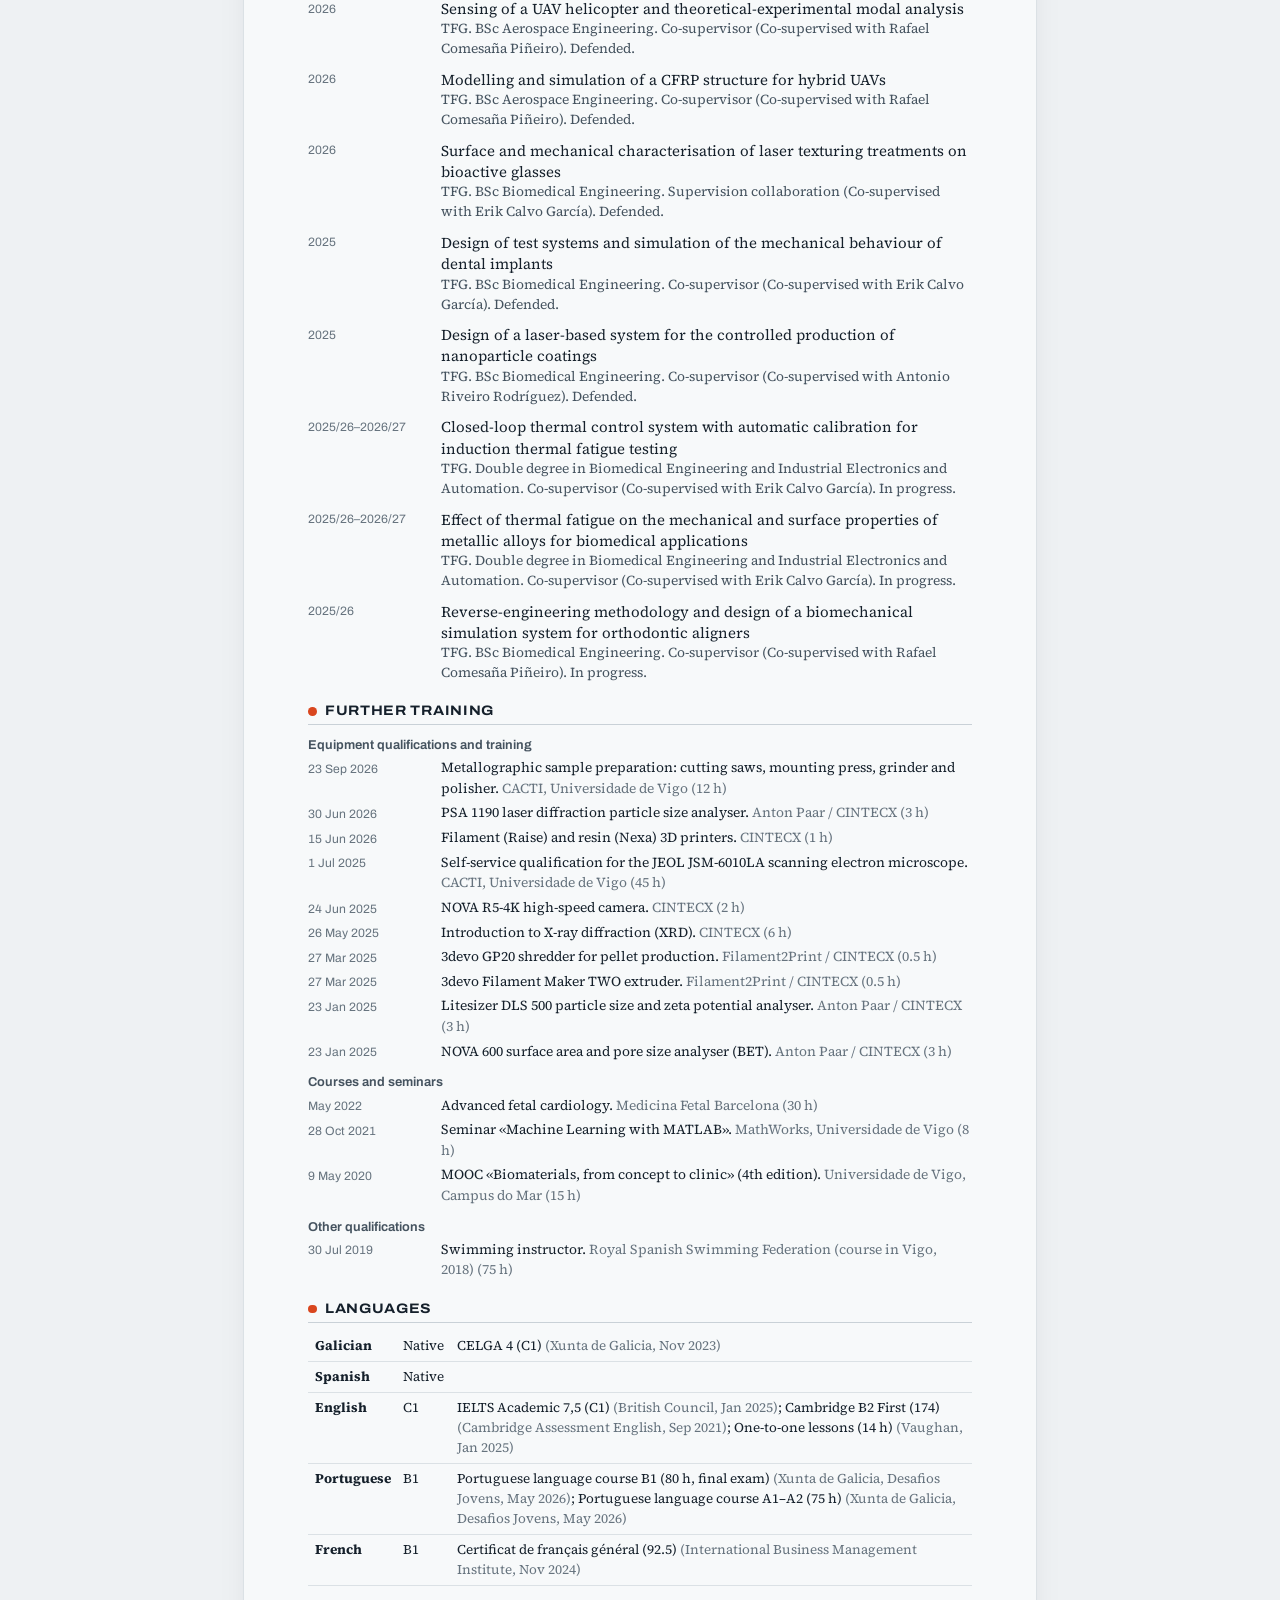
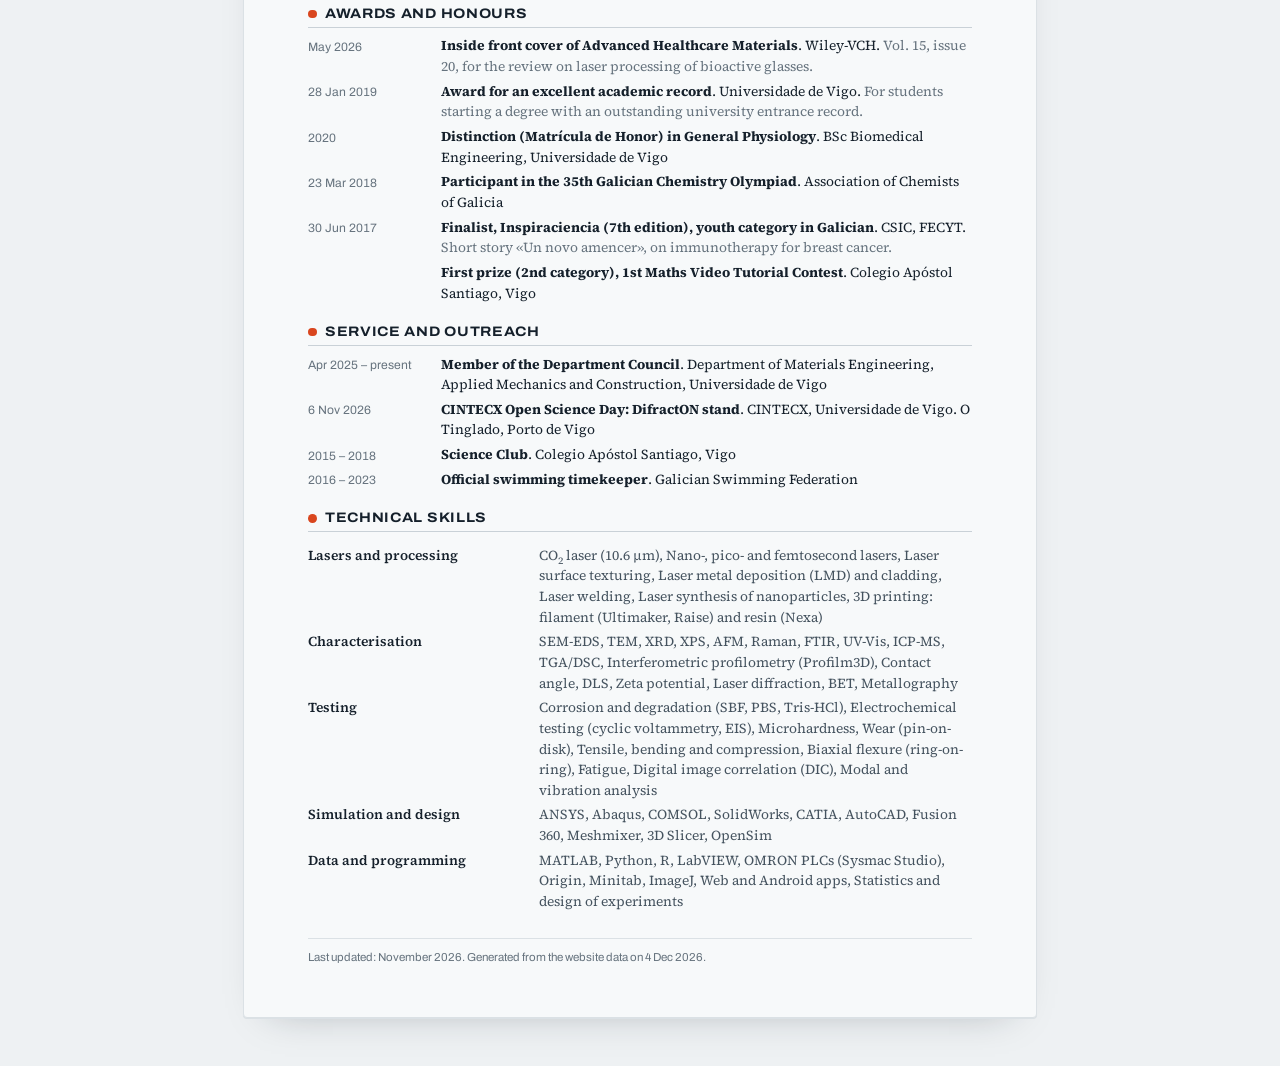
<file: cv.html>
<!doctype html>
<html lang="es">
<head>
  <meta charset="utf-8">
  <meta name="viewport" content="width=device-width, initial-scale=1, viewport-fit=cover">
  <title>CV · Mario González Quintas</title>
  <meta name="claude:viewport-fit-sides" content="cover">
  <meta name="description" content="Currículum vítae de Mario González Quintas, generado a partir de los datos de su web. Listo para guardar en PDF.">
  <meta name="theme-color" content="#eef1f3">
  <link rel="icon" href="img/marca/favicon.svg" type="image/svg+xml">
  <link rel="icon" href="img/marca/favicon-32.png" sizes="32x32" type="image/png">
  <link rel="stylesheet" href="assets/css/sitio.css">
  <link rel="stylesheet" href="assets/css/cv.css">
  <script>
    (function () {
      try {
        var t = localStorage.getItem("mgq-tema");
        if (t === "dark" || t === "light") document.documentElement.setAttribute("data-theme", t);
        var etiquetas = { es: "es-ES", en: "en-GB", gl: "gl-ES", pt: "pt-PT", fr: "fr-FR" };
        var q = (location.search.match(/[?&]lang=([a-z]{2})/) || [])[1];
        var l = etiquetas[q] ? q : localStorage.getItem("mgq-idioma");
        if (etiquetas[l]) document.documentElement.lang = etiquetas[l];
      } catch (e) {}
    })();
  </script>
</head>
<body class="cv-pagina">
  <div class="cv-barra" data-cv-barra></div>
  <main class="cv-hoja" data-cv aria-live="polite"></main>

  <noscript><p style="padding:1rem;font-family:sans-serif">Esta página necesita JavaScript para montar el CV a partir de los datos.</p></noscript>

  <!-- Los mismos datos que la web -->
  <script src="datos/perfil.js"></script>
  <script src="datos/investigacion.js"></script>
  <script src="datos/tesis.js"></script>
  <script src="datos/publicaciones.js"></script>
  <script src="datos/congresos.js"></script>
  <script src="datos/proyectos.js"></script>
  <script src="datos/software.js"></script>
  <script src="datos/docencia.js"></script>
  <script src="datos/trayectoria.js"></script>
  <script src="datos/cursos.js"></script>
  <script src="datos/idiomas.js"></script>
  <script src="datos/premios.js"></script>
  <script src="datos/actividades.js"></script>
  <script src="datos/habilidades.js"></script>

  <script src="assets/js/comun.js"></script>
  <script src="assets/js/cv.js"></script>
</body>
</html>
</file>
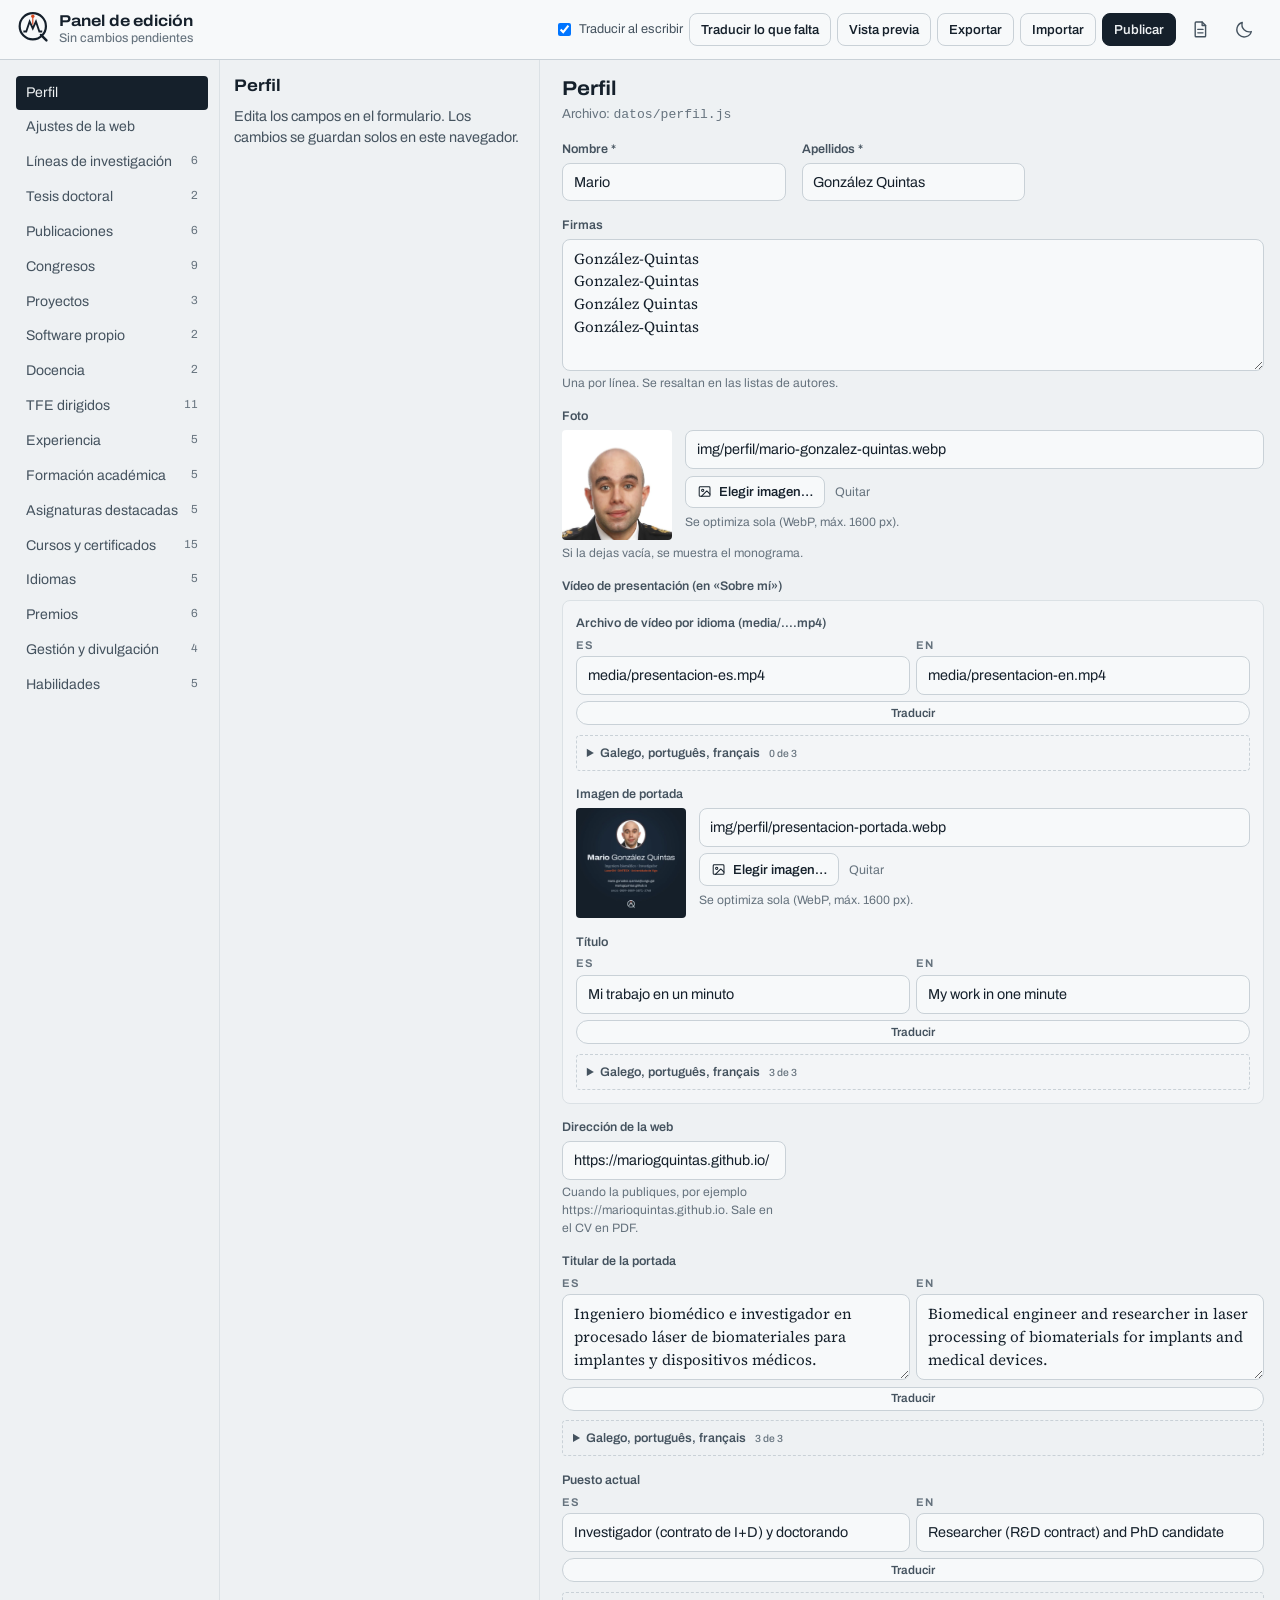
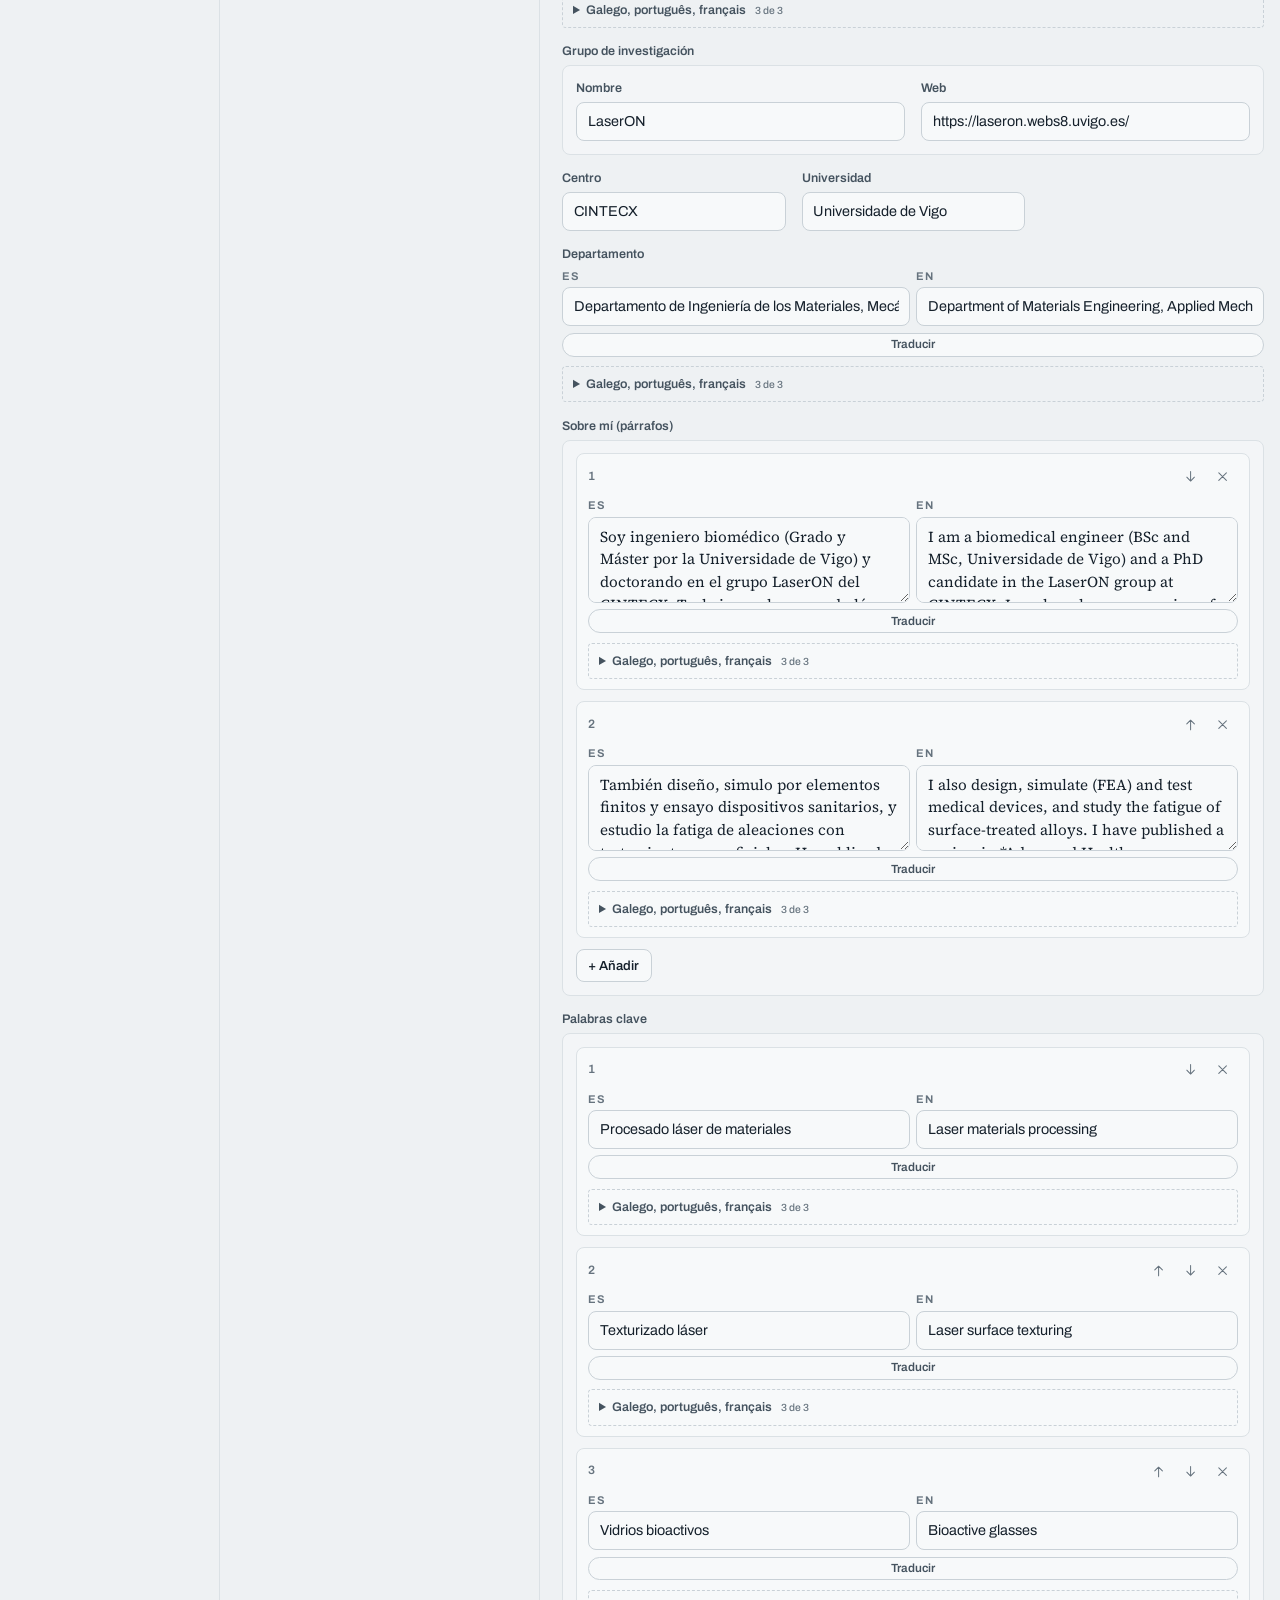
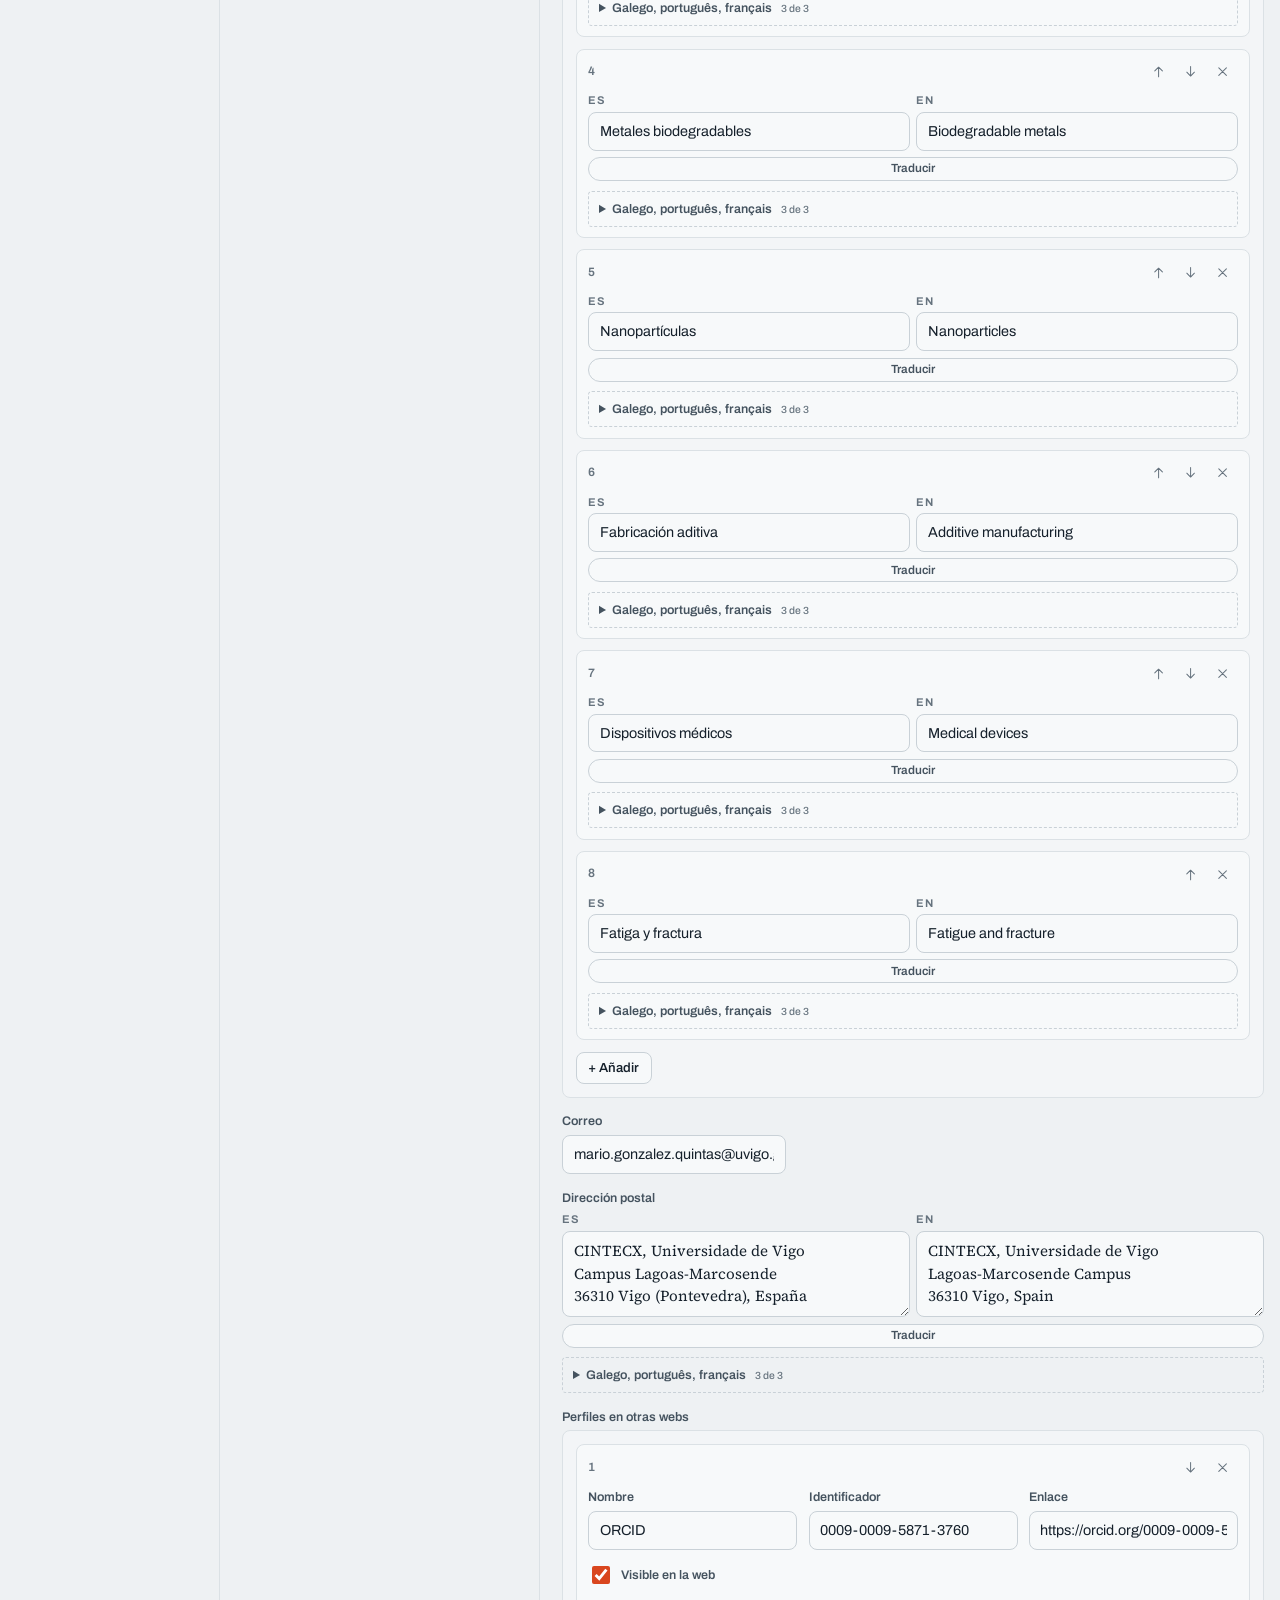
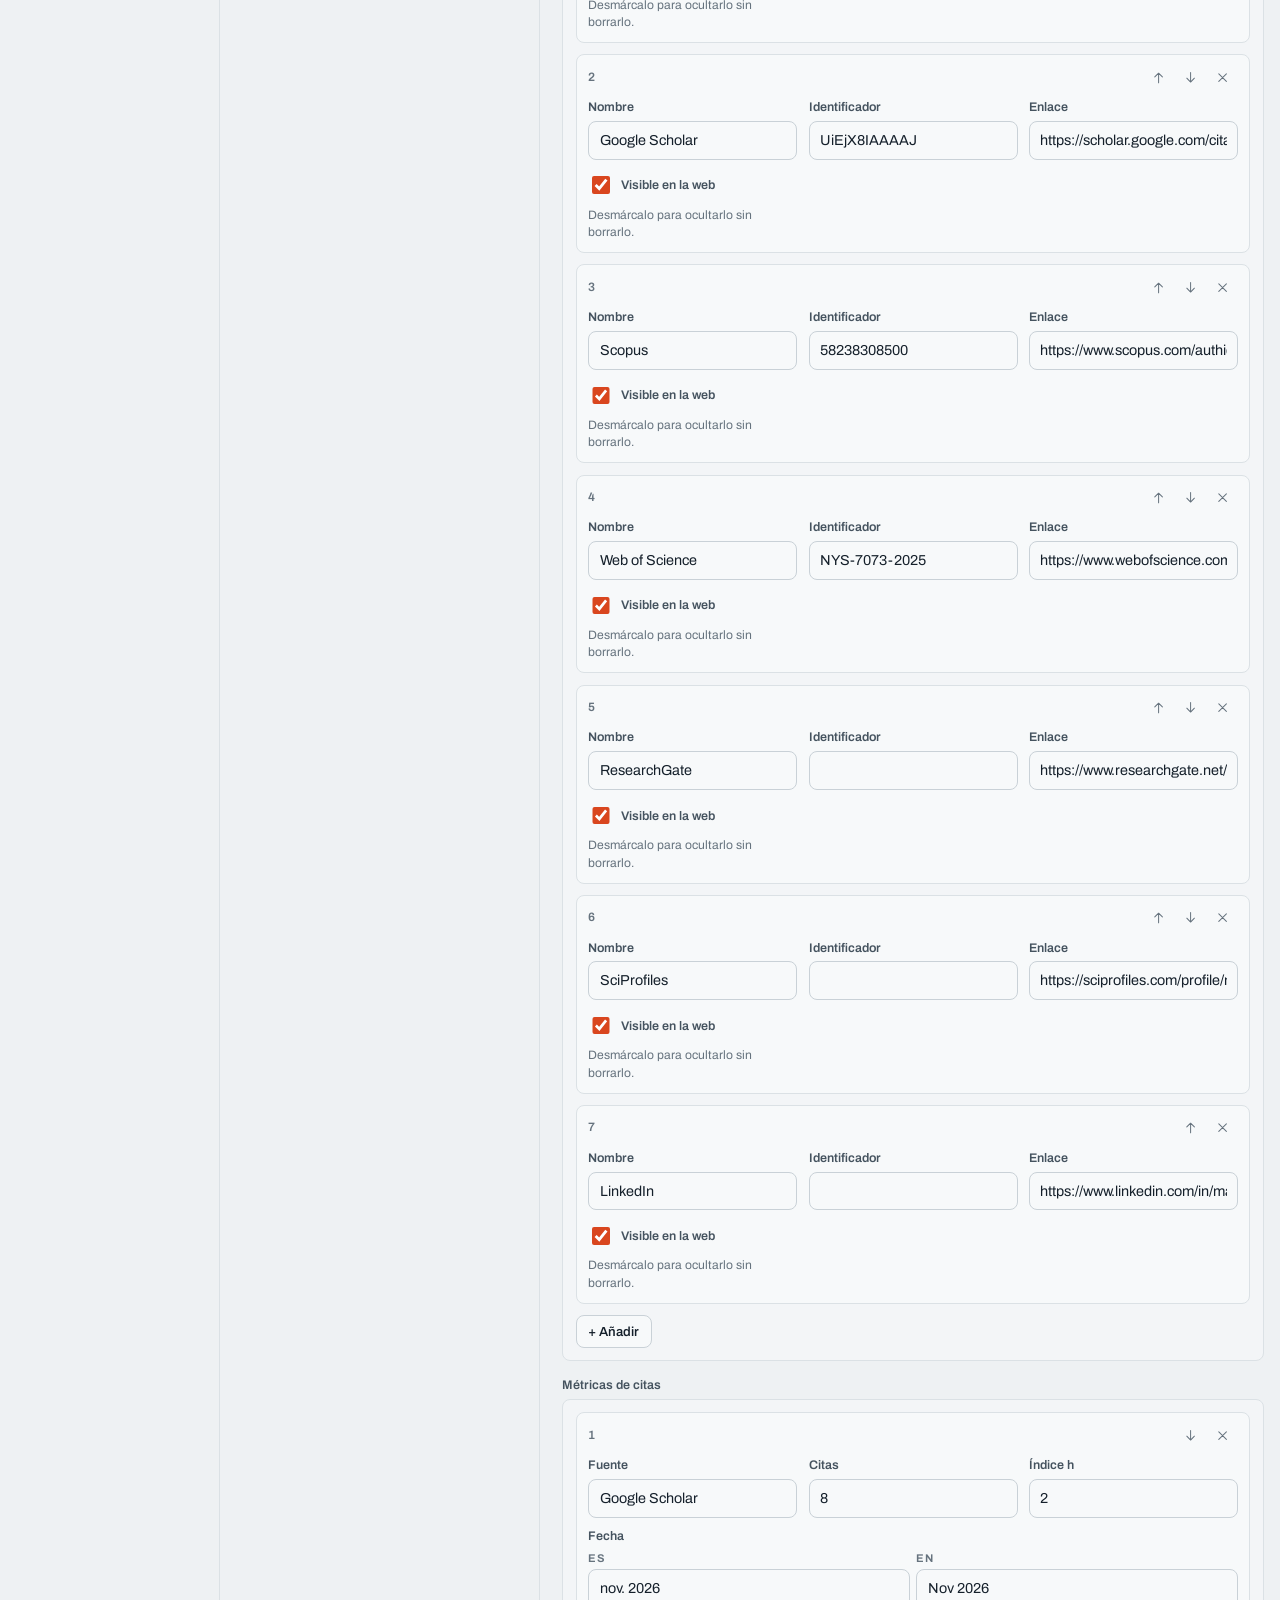
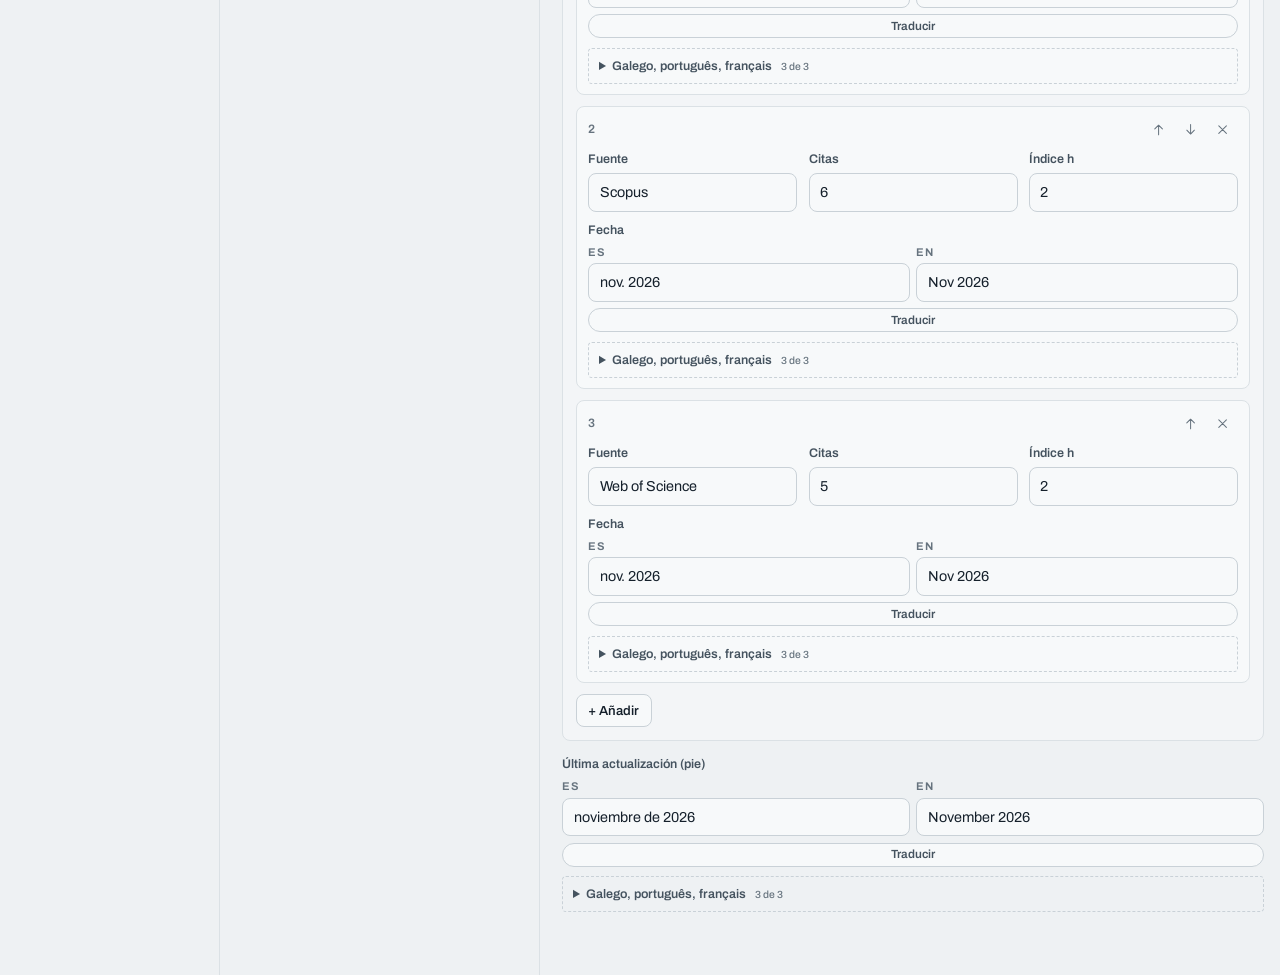
<file: editor.html>
<!doctype html>
<html lang="es">
<head>
  <meta charset="utf-8">
  <meta name="viewport" content="width=device-width, initial-scale=1, viewport-fit=cover">
  <title>Panel de edición · Mario González Quintas</title>
  <meta name="claude:viewport-fit-sides" content="cover">
  <meta name="robots" content="noindex, nofollow">
  <meta name="theme-color" content="#15202b">
  <link rel="icon" href="img/marca/favicon.svg" type="image/svg+xml">
  <link rel="manifest" href="manifest.webmanifest">
  <link rel="stylesheet" href="assets/css/sitio.css">
  <link rel="stylesheet" href="assets/css/editor.css">
  <script>
    (function () {
      try { var t = localStorage.getItem("mgq-tema"); if (t === "dark" || t === "light") document.documentElement.setAttribute("data-theme", t); } catch (e) {}
      window.__erroresDatos = [];
      window.addEventListener("error", function (ev) {
        if (ev && ev.filename && /\/datos\//.test(ev.filename)) window.__erroresDatos.push({ archivo: ev.filename.split("/datos/")[1], linea: ev.lineno, mensaje: ev.message });
      });
    })();
  </script>
</head>
<body class="editor">
  <header class="ed-barra">
    <a class="marca" href="index.html" title="Ver la web"><span data-logo></span><span class="marca-nombre">Panel de edición<span data-estado>Cargando…</span></span></a>
    <div class="ed-acciones">
      <label class="ed-auto" title="Al escribir en español, se traducen solos los demás idiomas"><input type="checkbox" data-accion="auto-traduccion" data-auto-traduccion> Traducir al escribir</label>
      <button class="boton" type="button" data-accion="traducir-todo" title="Completa las traducciones que faltan en toda la web">Traducir lo que falta</button>
      <button class="boton" type="button" data-accion="vista">Vista previa</button>
      <button class="boton" type="button" data-accion="dlg-exportar">Exportar</button>
      <button class="boton" type="button" data-accion="dlg-importar">Importar</button>
      <button class="boton boton-acento" type="button" data-accion="dlg-publicar">Publicar</button>
      <button class="boton-ico" type="button" data-accion="dlg-ayuda" aria-label="Ayuda" title="Ayuda" data-ico="documento"></button>
      <button class="boton-ico" type="button" data-accion="tema" aria-label="Cambiar tema" title="Cambiar tema" data-ico="luna"></button>
    </div>
  </header>
  <div data-avisos-editor></div>
  <div class="ed-cuerpo">
    <nav class="ed-colecciones" aria-label="Secciones de datos">
      <label class="oculto-visual" for="sel-coleccion">Sección</label>
      <select id="sel-coleccion" class="ed-select-movil"></select>
      <ul data-colecciones></ul>
    </nav>
    <section class="ed-lista" aria-label="Elementos" data-lista></section>
    <section class="ed-form" aria-label="Formulario" data-form tabindex="-1"></section>
  </div>
  <div class="ed-toast" role="status" aria-live="polite" data-toast hidden></div>

  <dialog id="ed-dlg" aria-label="Diálogo"></dialog>

  <script src="datos/perfil.js"></script>
  <script src="datos/investigacion.js"></script>
  <script src="datos/tesis.js"></script>
  <script src="datos/publicaciones.js"></script>
  <script src="datos/congresos.js"></script>
  <script src="datos/proyectos.js"></script>
  <script src="datos/software.js"></script>
  <script src="datos/docencia.js"></script>
  <script src="datos/trayectoria.js"></script>
  <script src="datos/cursos.js"></script>
  <script src="datos/idiomas.js"></script>
  <script src="datos/premios.js"></script>
  <script src="datos/actividades.js"></script>
  <script src="datos/habilidades.js"></script>

  <script src="assets/vendor/jszip.min.js"></script>
  <script src="assets/js/comun.js"></script>
  <script src="assets/js/esquema.js"></script>
  <script src="assets/js/editor.js"></script>
</body>
</html>
</file>
<file: assets/css/sitio.css>
/* =====================================================================
   sitio.css: diseño de la web.
   Concepto: cuaderno de laboratorio de procesado láser. Índice fijo a la
   izquierda (escritorio) y una columna de contenido alineada a la izquierda.
   Neutros gris-acero como el portaobjetos, un único acento naranja de
   incandescencia láser y la micrografía como pieza protagonista.
   ===================================================================== */

@font-face { font-family: "Archivo"; src: url("../fonts/archivo-latin-standard-normal.woff2") format("woff2-variations"), url("../fonts/archivo-latin-standard-normal.woff2") format("woff2"); font-weight: 100 900; font-stretch: 62% 125%; font-style: normal; font-display: swap; }
@font-face { font-family: "Source Serif 4"; src: url("../fonts/source-serif-4-latin-opsz-normal.woff2") format("woff2-variations"), url("../fonts/source-serif-4-latin-opsz-normal.woff2") format("woff2"); font-weight: 200 900; font-style: normal; font-display: swap; }
@font-face { font-family: "Source Serif 4"; src: url("../fonts/source-serif-4-latin-opsz-italic.woff2") format("woff2-variations"), url("../fonts/source-serif-4-latin-opsz-italic.woff2") format("woff2"); font-weight: 200 900; font-style: italic; font-display: swap; }
@font-face { font-family: "IBM Plex Mono"; src: url("../fonts/ibm-plex-mono-latin-400-normal.woff2") format("woff2"); font-weight: 400; font-display: swap; }
@font-face { font-family: "IBM Plex Mono"; src: url("../fonts/ibm-plex-mono-latin-500-normal.woff2") format("woff2"); font-weight: 500; font-display: swap; }

:root {
  /* Color */
  --papel: #eef1f3;        /* fondo: gris acero muy claro */
  --papel-2: #e3e8eb;      /* bandas y zonas secundarias */
  --superficie: #f7f9fa;   /* tarjetas, gráficos, diálogos */
  --tinta: #15202b;        /* texto principal: grafito azulado */
  --tinta-2: #45535f;      /* texto secundario */
  --tinta-3: #66737e;      /* metadatos */
  --linea: #c9d1d7;        /* filetes */
  --linea-2: #dbe1e5;      /* filetes suaves */
  --laser: #d9461e;        /* acento: incandescencia láser */
  --laser-texto: #b23a12;  /* acento legible como texto */
  --laser-suave: #f7ddd3;  /* fondo de etiquetas destacadas */
  --acero: #2f6dae;        /* segunda serie en gráficos */
  --acero-suave: #dde7f1;
  --ok: #2c7a4b;
  --foco: #1f5fd0;
  --sem: #0b0e10;          /* barra de datos de la micrografía */
  --sombra: 0 1px 2px rgba(21, 32, 43, .06), 0 8px 24px -12px rgba(21, 32, 43, .18);
  color-scheme: light;

  /* Tipografía */
  --f-display: "Archivo", "Helvetica Neue", Arial, system-ui, sans-serif;
  --f-texto: "Source Serif 4", "Iowan Old Style", "Palatino Linotype", Georgia, serif;
  --f-mono: "IBM Plex Mono", ui-monospace, "SFMono-Regular", Menlo, Consolas, monospace;
  --t-xs: .8125rem;
  --t-s: .9rem;
  --t-m: 1.0625rem;
  --t-l: 1.22rem;
  --t-xl: 1.5rem;
  --t-2xl: clamp(1.75rem, 1.2rem + 1.8vw, 2.35rem);
  --t-hero: clamp(2.7rem, 1.4rem + 5.2vw, 5.4rem);

  /* Medidas */
  --indice: 248px;
  --col: 980px;
  --texto: 64ch;
  --r-s: 4px;
  --r-m: 8px;
  --r-l: 12px;
  --gutter-l: max(16px, env(safe-area-inset-left, 0px));
  --gutter-r: max(16px, env(safe-area-inset-right, 0px));
}

@media (prefers-color-scheme: dark) {
  :root:not([data-theme="light"]) {
    --papel: #0f151a; --papel-2: #151d23; --superficie: #141b21; --tinta: #e3e9ed; --tinta-2: #a9b5be; --tinta-3: #85929c;
    --linea: #2a353e; --linea-2: #202a31; --laser: #e8592c; --laser-texto: #ff8a63; --laser-suave: #3a2016; --acero: #4c8bd6;
    --acero-suave: #17283a; --ok: #5cc28a; --foco: #8ab4ff; --sem: #050708;
    --sombra: 0 1px 2px rgba(0, 0, 0, .3), 0 10px 30px -12px rgba(0, 0, 0, .6);
    color-scheme: dark;
  }
}
:root[data-theme="dark"] {
  --papel: #0f151a; --papel-2: #151d23; --superficie: #141b21; --tinta: #e3e9ed; --tinta-2: #a9b5be; --tinta-3: #85929c;
  --linea: #2a353e; --linea-2: #202a31; --laser: #e8592c; --laser-texto: #ff8a63; --laser-suave: #3a2016; --acero: #4c8bd6;
  --acero-suave: #17283a; --ok: #5cc28a; --foco: #8ab4ff; --sem: #050708;
  --sombra: 0 1px 2px rgba(0, 0, 0, .3), 0 10px 30px -12px rgba(0, 0, 0, .6);
  color-scheme: dark;
}

/* ---------- Base ---------- */
*, *::before, *::after { box-sizing: border-box; }
[hidden] { display: none !important; }
html { -webkit-text-size-adjust: 100%; scroll-padding-top: 76px; }
@media (min-width: 1100px) { html { scroll-padding-top: 24px; } }
@media (prefers-reduced-motion: no-preference) { html { scroll-behavior: smooth; } }
body {
  margin: 0; background: var(--papel); color: var(--tinta);
  font-family: var(--f-texto); font-size: var(--t-m); line-height: 1.6;
  font-optical-sizing: auto; text-rendering: optimizeLegibility; -webkit-font-smoothing: antialiased;
}
body::before { content: ""; position: fixed; inset: 0 0 auto; height: env(safe-area-inset-top, 0px); z-index: 60; background: var(--papel); }
img { max-width: 100%; height: auto; display: block; }
a { color: inherit; text-decoration-color: color-mix(in srgb, currentColor 35%, transparent); text-underline-offset: .18em; text-decoration-thickness: 1px; }
a:hover { color: var(--laser-texto); text-decoration-color: currentColor; }
:focus-visible { outline: 2px solid var(--foco); outline-offset: 2px; border-radius: 3px; }
::selection { background: var(--laser-suave); color: var(--tinta); }
h1, h2, h3, h4 { font-family: var(--f-display); line-height: 1.15; text-wrap: balance; margin: 0; }
p { margin: 0; }
ul, ol { margin: 0; padding: 0; }
button { font: inherit; color: inherit; }
sub, sup { font-size: .72em; line-height: 0; }
.ico { width: 1.15em; height: 1.15em; fill: none; stroke: currentColor; stroke-width: 1.6; stroke-linecap: round; stroke-linejoin: round; flex: none; }
.oculto-visual { position: absolute !important; width: 1px; height: 1px; overflow: hidden; clip: rect(0 0 0 0); white-space: nowrap; }
.saltar { position: absolute; left: 8px; top: -60px; z-index: 100; background: var(--tinta); color: var(--papel); padding: .5rem .9rem; border-radius: var(--r-m); font-family: var(--f-display); }
.saltar:focus { top: calc(8px + env(safe-area-inset-top, 0px)); }

/* ---------- Logotipo ---------- */
.logo { width: 2.1rem; height: 2.1rem; flex: none; overflow: visible; }
.logo-anillo { fill: none; stroke: currentColor; stroke-width: 4.2; }
.logo-traza { fill: none; stroke: currentColor; stroke-width: 3.6; stroke-linejoin: miter; stroke-miterlimit: 8; stroke-linecap: butt; }
.logo-cola { fill: none; stroke: currentColor; stroke-width: 4.6; stroke-linecap: round; }
.logo-haz { stroke: var(--laser); stroke-width: 2.2; stroke-linecap: round; }
.logo-punto { fill: var(--laser); }
.marca { display: flex; align-items: center; gap: .6rem; text-decoration: none; color: var(--tinta); }
.marca:hover { color: var(--tinta); }
.marca-nombre { font-family: var(--f-display); font-weight: 680; font-stretch: 112%; font-size: .98rem; line-height: 1.05; letter-spacing: -.005em; }
.marca-nombre span { display: block; font-weight: 450; font-stretch: 100%; color: var(--tinta-3); font-size: .78rem; letter-spacing: 0; margin-top: .15rem; }

/* ---------- Estructura ---------- */
.armazon { display: block; }
.indice { display: none; }
.barra {
  position: sticky; top: env(safe-area-inset-top, 0px); z-index: 50; background: color-mix(in srgb, var(--papel) 92%, transparent);
  backdrop-filter: saturate(1.2) blur(10px); -webkit-backdrop-filter: saturate(1.2) blur(10px);
  border-bottom: 1px solid var(--linea-2);
  padding-left: var(--gutter-l); padding-right: var(--gutter-r); padding-block: .55rem;
  display: flex; align-items: center; justify-content: space-between; gap: .75rem;
}
.barra .marca-nombre span { display: none; }
@media (max-width: 420px) { .barra .marca-nombre { font-size: .86rem; max-width: 9.5rem; } }
@media (max-width: 370px) {
  .barra { gap: .4rem; }
  .barra .marca { gap: .4rem; min-width: 0; }
  .barra .herramientas { gap: .1rem; flex: none; }
  .barra .boton-ico { width: 2.2rem; height: 2.2rem; }
  .barra .idioma-cambio { width: auto; padding-inline: .4rem; }
  .barra .idioma-cambio svg { display: none; }
}
.herramientas { display: flex; align-items: center; gap: .25rem; }
.boton-ico {
  display: inline-grid; place-items: center; width: 2.4rem; height: 2.4rem; border-radius: var(--r-m);
  border: 1px solid transparent; background: none; cursor: pointer; color: var(--tinta-2);
}
.boton-ico:hover { background: var(--papel-2); color: var(--tinta); }
.boton-ico .ico { width: 1.3rem; height: 1.3rem; }
.idioma-cambio { font-family: var(--f-display); font-weight: 600; font-size: .78rem; letter-spacing: .02em; width: auto; padding-inline: .55rem; gap: .3rem; display: inline-flex; align-items: center; }
.idioma-cambio b { color: var(--tinta); }
.idioma-cambio i { font-style: normal; color: var(--tinta-3); font-weight: 450; }
/* Selector de idioma */
.idioma-envoltura { position: relative; display: inline-flex; }
.menu-flotante.menu-idiomas { min-width: 172px; right: 0; left: auto; z-index: 60; }
.indice .menu-flotante.menu-idiomas { top: auto; bottom: calc(100% + .35rem); left: 0; right: auto; }
.menu-idiomas button { display: flex; align-items: baseline; justify-content: space-between; gap: 1rem; color: var(--tinta); }
.menu-idiomas button small { font-size: .7rem; font-weight: 600; color: var(--tinta-3); letter-spacing: .04em; font-variant-numeric: tabular-nums; }
.menu-idiomas button[aria-checked="true"] { background: var(--laser-suave); color: var(--laser-texto); font-weight: 620; }
.menu-idiomas button[aria-checked="true"] small { color: inherit; }
.menu-idiomas button:focus-visible { outline: 2px solid var(--acero); outline-offset: -2px; }
.idiomas-movil { display: flex; flex-wrap: wrap; gap: .4rem; margin-top: 1.2rem; padding-top: 1.1rem; border-top: 1px solid var(--linea-2); }
.idiomas-movil button {
  padding: .4rem .85rem; border-radius: 999px; border: 1px solid var(--linea); background: none; cursor: pointer;
  font-family: var(--f-display); font-size: .9rem; font-weight: 520; color: var(--tinta-2);
}
.idiomas-movil button[aria-pressed="true"] { background: var(--tinta); border-color: var(--tinta); color: var(--papel); }
.contenido { padding-left: var(--gutter-l); padding-right: var(--gutter-r); padding-block: 0 4rem; }
.contenido > * { max-width: var(--col); }

@media (min-width: 1100px) {
  .armazon { display: grid; grid-template-columns: var(--indice) minmax(0, 1fr); }
  .barra { display: none; }
  .indice {
    display: flex; flex-direction: column; gap: 1.6rem; position: sticky; top: 0; height: 100vh; height: 100dvh; overflow-y: auto;
    padding: calc(1.6rem + env(safe-area-inset-top, 0px)) 1.1rem 1.4rem max(1.4rem, env(safe-area-inset-left, 0px));
    border-right: 1px solid var(--linea-2); background: var(--papel);
  }
  .contenido { padding-left: clamp(2rem, 4vw, 4.5rem); padding-right: max(2rem, env(safe-area-inset-right, 0px)); }
}
.nav-lista { list-style: none; display: grid; gap: 1px; }
.nav-lista a {
  display: flex; align-items: baseline; justify-content: space-between; gap: .5rem; padding: .34rem .6rem .34rem .75rem;
  font-family: var(--f-display); font-size: .9rem; font-weight: 460; color: var(--tinta-2); text-decoration: none;
  border-radius: var(--r-s); position: relative;
}
.nav-lista a small { font-size: .74rem; color: var(--tinta-3); font-variant-numeric: tabular-nums; font-weight: 450; }
.nav-lista a:hover { background: var(--papel-2); color: var(--tinta); }
.nav-lista a[aria-current="true"] { color: var(--tinta); font-weight: 620; }
.nav-lista a[aria-current="true"]::before { content: ""; position: absolute; left: 0; top: 50%; width: 3px; height: 1.05rem; transform: translateY(-50%); background: var(--laser); border-radius: 2px; }
.indice-pie { margin-top: auto; display: grid; gap: .6rem; }
.indice-pie .fila { display: flex; gap: .35rem; flex-wrap: wrap; }
.boton-buscar {
  display: flex; align-items: center; gap: .55rem; width: 100%; padding: .5rem .7rem; border-radius: var(--r-m); border: 1px solid var(--linea);
  background: var(--superficie); color: var(--tinta-3); cursor: pointer; font-family: var(--f-display); font-size: .86rem;
}
.boton-buscar:hover { border-color: var(--tinta-3); color: var(--tinta-2); }
.boton-buscar kbd { margin-left: auto; font-family: var(--f-mono); font-size: .72rem; border: 1px solid var(--linea); border-radius: 4px; padding: 0 .3rem; color: var(--tinta-3); }
.enlace-discreto { font-family: var(--f-display); font-size: .8rem; color: var(--tinta-3); text-decoration: none; display: inline-flex; align-items: center; gap: .4rem; padding: .3rem .1rem; background: none; border: 0; cursor: pointer; }
.enlace-discreto:hover { color: var(--tinta); }

/* Menú móvil */
.menu-movil { position: fixed; inset: 0; z-index: 80; background: var(--papel); display: flex; flex-direction: column;
  padding: calc(.8rem + env(safe-area-inset-top, 0px)) var(--gutter-r) calc(1.2rem + env(safe-area-inset-bottom, 0px)) var(--gutter-l); overflow-y: auto; }
.menu-movil .cabeza { display: flex; justify-content: space-between; align-items: center; margin-bottom: 1rem; }
.menu-movil .nav-lista a { font-size: 1.15rem; padding: .62rem .75rem; }

/* ---------- Avisos ---------- */
.aviso { margin: 1rem 0 0; padding: .8rem 1rem; border-radius: var(--r-m); border: 1px solid var(--laser); background: var(--laser-suave); font-family: var(--f-display); font-size: .92rem; display: flex; gap: .8rem; align-items: center; flex-wrap: wrap; }
.aviso code { font-family: var(--f-mono); font-size: .85em; }
.aviso button { margin-left: auto; }

/* ---------- Portada ---------- */
.portada { display: grid; gap: 1.6rem 2.6rem; padding-top: clamp(1.6rem, 4vw, 3.6rem); padding-bottom: 2.4rem; border-bottom: 1px solid var(--linea); }
@media (min-width: 1280px) { .portada { grid-template-columns: minmax(0, 1.08fr) minmax(0, .92fr); align-items: end; } }
.portada-texto { display: grid; gap: 1.1rem; align-content: end; }
.portada-afil { font-family: var(--f-display); font-size: .92rem; color: var(--tinta-2); display: flex; flex-wrap: wrap; gap: .25rem .9rem; }
.portada-afil a { text-decoration: none; font-weight: 600; color: var(--tinta); }
.portada-afil a:hover { color: var(--laser-texto); }
.portada h1 { font-size: var(--t-hero); font-weight: 760; font-stretch: 125%; letter-spacing: -.035em; line-height: .9; }
.portada h1 span { display: block; }
.portada h1 span + span { font-weight: 300; font-stretch: 112%; letter-spacing: -.03em; color: var(--tinta-2); }
.portada-titular { font-size: clamp(1.15rem, 1rem + .6vw, 1.42rem); line-height: 1.45; max-width: 36ch; color: var(--tinta); }
.perfiles { list-style: none; display: flex; flex-wrap: wrap; gap: .45rem; }
.perfil {
  display: inline-flex; align-items: center; gap: .45rem; padding: .38rem .75rem; border-radius: 999px; border: 1px solid var(--linea);
  background: var(--superficie); font-family: var(--f-display); font-size: .84rem; font-weight: 520; text-decoration: none; color: var(--tinta);
}
.perfil .ico { width: .95rem; height: .95rem; color: var(--tinta-3); }
.perfil:hover { border-color: var(--laser); color: var(--tinta); }
.perfil:hover .ico { color: var(--laser); }
.perfil small { font-family: var(--f-mono); font-size: .74rem; color: var(--tinta-3); font-weight: 400; }

.micrografia { margin: 0; position: relative; border-radius: var(--r-s); overflow: hidden; background: #2b3035; box-shadow: var(--sombra); }
.micrografia canvas { display: block; width: 100%; aspect-ratio: 4 / 3; }
.barra-sem {
  display: flex; align-items: center; gap: .3rem 1rem; flex-wrap: wrap; padding: .45rem .7rem; background: var(--sem); color: #e8ecef;
  font-family: var(--f-mono); font-size: .72rem; letter-spacing: .01em; line-height: 1.3;
}
.barra-sem [data-fuente] { color: #fff; font-weight: 500; }
.barra-sem .escala { margin-left: auto; display: flex; align-items: center; gap: .5rem; min-width: 30%; justify-content: flex-end; }
.barra-sem .escala i { display: block; height: 4px; background: #f2f4f5; border-radius: 1px; }
.micrografia-nota { font-size: var(--t-xs); color: var(--tinta-3); font-family: var(--f-display); margin-top: .55rem; line-height: 1.45; }
.micrografia-nota a { color: var(--tinta-2); }

.datos-portada { grid-column: 1 / -1; display: grid; grid-template-columns: repeat(auto-fit, minmax(150px, 1fr)); gap: 1rem 2rem; margin: .4rem 0 0; padding-top: 1.4rem; border-top: 1px solid var(--linea-2); }
.datos-portada div { display: grid; gap: .1rem; }
.datos-portada dt { order: 2; font-family: var(--f-display); font-size: .86rem; color: var(--tinta-2); line-height: 1.35; }
.datos-portada dd { order: 1; margin: 0; font-family: var(--f-display); font-size: 2rem; font-weight: 680; font-stretch: 115%; letter-spacing: -.02em; font-variant-numeric: tabular-nums; line-height: 1.05; }
.datos-portada dt small { display: block; font-size: .78rem; color: var(--tinta-3); margin-top: .1rem; }

/* ---------- Secciones ---------- */
.seccion { padding-top: clamp(2.6rem, 5vw, 4.2rem); }
.seccion-cabeza { display: flex; align-items: baseline; justify-content: space-between; gap: .5rem 1.2rem; flex-wrap: wrap; margin-bottom: 1.6rem; }
.seccion-cabeza h2 { font-size: var(--t-2xl); font-weight: 700; font-stretch: 118%; letter-spacing: -.02em; }
.seccion-cabeza h2 .cuenta { font-weight: 360; color: var(--tinta-3); font-variant-numeric: tabular-nums; margin-left: .4rem; font-stretch: 100%; }
.seccion-cabeza .lateral { font-family: var(--f-display); font-size: .86rem; color: var(--tinta-2); display: flex; gap: .5rem 1rem; flex-wrap: wrap; align-items: center; }
.subtitulo { font-family: var(--f-display); font-size: 1.05rem; font-weight: 650; font-stretch: 108%; margin: 2rem 0 .9rem; display: flex; flex-wrap: wrap; align-items: baseline; gap: .2rem .6rem; }
.subtitulo small { font-weight: 450; color: var(--tinta-3); font-size: .85rem; font-stretch: 100%; font-variant-numeric: tabular-nums; }
.prosa { max-width: var(--texto); display: grid; gap: 1rem; }
.prosa p { font-size: 1.1rem; line-height: 1.68; }
.meta { font-family: var(--f-display); font-size: var(--t-s); color: var(--tinta-2); line-height: 1.45; }
.meta-3 { font-family: var(--f-display); font-size: var(--t-xs); color: var(--tinta-3); line-height: 1.45; }

/* Etiquetas */
.etiquetas { display: flex; flex-wrap: wrap; gap: .35rem; list-style: none; }
.etiquetas > li { min-width: 0; max-width: 100%; }
.etiquetas .etq { white-space: normal; max-width: 100%; overflow-wrap: anywhere; }
.etq {
  display: inline-block; padding: .12rem .55rem; border-radius: 999px; border: 1px solid var(--linea); text-decoration: none;
  font-family: var(--f-display); font-size: .74rem; font-weight: 560; line-height: 1.5; color: var(--tinta-2); white-space: nowrap; background: transparent;
}
.etq-fuerte { background: var(--laser-suave); border-color: transparent; color: var(--laser-texto); }
.etq-acero { background: var(--acero-suave); border-color: transparent; color: var(--tinta); }
.etq-tinta { background: var(--tinta); border-color: transparent; color: var(--papel); }
.etq-ok { color: var(--ok); border-color: color-mix(in srgb, var(--ok) 45%, transparent); }
.etq .punto { width: .45rem; height: .45rem; border-radius: 50%; background: currentColor; }

/* Botones */
.boton {
  display: inline-flex; align-items: center; gap: .4rem; padding: .36rem .7rem; border-radius: var(--r-m); border: 1px solid var(--linea);
  background: var(--superficie); font-family: var(--f-display); font-size: .82rem; font-weight: 560; cursor: pointer; text-decoration: none; color: var(--tinta);
}
.boton:hover { border-color: var(--tinta-3); color: var(--tinta); }
.boton .ico { width: 1rem; height: 1rem; }
.boton[aria-expanded="true"] .ico-flecha { transform: rotate(180deg); }
.boton-acento { background: var(--tinta); color: var(--papel); border-color: var(--tinta); }
.boton-acento:hover { background: var(--laser); border-color: var(--laser); color: #fff; }
.boton-plano { border-color: transparent; background: none; padding-inline: .45rem; color: var(--tinta-2); }
.boton-plano:hover { background: var(--papel-2); border-color: transparent; }

/* Filtros */
.filtros { display: flex; flex-wrap: wrap; gap: .4rem; align-items: center; margin-bottom: 1.2rem; }
.filtro {
  padding: .3rem .75rem; border-radius: 999px; border: 1px solid var(--linea); background: none; cursor: pointer;
  font-family: var(--f-display); font-size: .82rem; font-weight: 520; color: var(--tinta-2);
}
.filtro small { font-variant-numeric: tabular-nums; color: var(--tinta-3); margin-left: .25rem; font-weight: 450; }
.filtro:hover { border-color: var(--tinta-3); color: var(--tinta); }
.filtro[aria-pressed="true"] { background: var(--tinta); border-color: var(--tinta); color: var(--papel); }
.filtro[aria-pressed="true"] small { color: color-mix(in srgb, var(--papel) 70%, transparent); }
.filtros .sep { width: 1px; height: 1.3rem; background: var(--linea); margin-inline: .2rem; }
.filtros .derecha { margin-left: auto; position: relative; }

/* ---------- Sobre mí ---------- */
.sobre { display: grid; grid-template-columns: minmax(0, 1fr); gap: 2rem 3rem; }
@media (min-width: 900px) { .sobre { grid-template-columns: minmax(0, 1fr) 260px; } }
.ficha { display: grid; gap: 1.1rem; align-content: start; }
.retrato { aspect-ratio: 4 / 5; border-radius: var(--r-s); overflow: hidden; background: #15202b; color: #eef1f3; border: 1px solid var(--linea-2); display: grid; place-items: center; position: relative; }
.retrato img { width: 100%; height: 100%; object-fit: cover; }
.ficha .retrato, .ficha .video-presentacion { width: 100%; max-width: 22rem; justify-self: stretch; margin: 0; }
.retrato .logo { width: 46%; height: auto; color: #eef1f3; }
.retrato figcaption { position: absolute; left: .75rem; bottom: .6rem; font-family: var(--f-mono); font-size: .68rem; color: #a9b5be; }
.ficha dl { margin: 0; display: grid; gap: .8rem; }
.ficha dt { font-family: var(--f-display); font-size: .78rem; color: var(--tinta-3); }
.ficha dd { margin: .1rem 0 0; font-family: var(--f-display); font-size: .92rem; line-height: 1.4; }
.palabras { margin-top: 1.6rem; }

/* ---------- Investigación ---------- */
.lineas { display: grid; gap: 0; }
.linea { display: grid; gap: 1.2rem 2.2rem; padding: 1.8rem 0; border-top: 1px solid var(--linea); scroll-margin-top: 80px; }
.linea:first-child { border-top: 0; padding-top: .2rem; }
@media (min-width: 900px) { .linea.con-figura { grid-template-columns: minmax(0, 1fr) minmax(220px, 340px); } }
.linea h3 { font-size: var(--t-xl); font-weight: 640; font-stretch: 106%; letter-spacing: -.01em; margin: .25rem 0 .6rem; }
.linea .texto { font-size: 1.04rem; max-width: var(--texto); }
.linea .bloque { margin-top: 1rem; display: grid; gap: .45rem; }
.linea .bloque > span { font-family: var(--f-display); font-size: .78rem; color: var(--tinta-3); }
.enlaces-resultados { display: flex; flex-wrap: wrap; gap: .35rem .5rem; list-style: none; }
.enlaces-resultados a { font-family: var(--f-display); font-size: .82rem; font-weight: 560; text-decoration: none; padding: .14rem .55rem; border-radius: var(--r-s); background: var(--papel-2); color: var(--tinta); }
.enlaces-resultados a:hover { background: var(--laser-suave); color: var(--laser-texto); }
.figura { margin: 0; display: grid; gap: .45rem; align-content: start; }
.figura button { display: block; padding: 0; border: 0; background: var(--superficie); cursor: zoom-in; border-radius: var(--r-s); overflow: hidden; box-shadow: var(--sombra); }
.figura img { width: 100%; height: auto; transition: transform .4s ease; }
.figura button:hover img { transform: scale(1.025); }
.figura figcaption { font-family: var(--f-display); font-size: var(--t-xs); color: var(--tinta-2); line-height: 1.4; }
.figura figcaption small { display: block; color: var(--tinta-3); margin-top: .15rem; }

/* ---------- Tesis ---------- */
.tesis { display: grid; grid-template-columns: minmax(0, 1fr); gap: 1.6rem; }
.tesis > * { min-width: 0; }
.tesis-titulo { font-family: var(--f-texto); font-size: clamp(1.3rem, 1.1rem + .8vw, 1.7rem); font-weight: 560; line-height: 1.3; max-width: 46ch; text-wrap: balance; }
.tesis-datos { display: grid; grid-template-columns: repeat(auto-fit, minmax(220px, 1fr)); gap: 1rem 2rem; margin: 0; }
.tesis-datos dt { font-family: var(--f-display); font-size: .78rem; color: var(--tinta-3); }
.tesis-datos dd { margin: .15rem 0 0; font-family: var(--f-display); font-size: .92rem; line-height: 1.4; }
.objetivos { list-style: none; counter-reset: obj; display: grid; gap: .55rem; max-width: var(--texto); }
.objetivos li { counter-increment: obj; display: grid; grid-template-columns: 2rem minmax(0, 1fr); gap: .4rem; }
.objetivos li::before { content: counter(obj); font-family: var(--f-display); font-weight: 700; font-stretch: 115%; color: var(--laser-texto); font-variant-numeric: tabular-nums; }
.gantt-caja { background: var(--superficie); border: 1px solid var(--linea-2); border-radius: var(--r-l); padding: 1.1rem 1.2rem 1rem; overflow-x: auto; }
.gantt-cabeza { display: flex; flex-wrap: wrap; align-items: baseline; justify-content: space-between; gap: .4rem 1.2rem; margin-bottom: .8rem; }
.gantt-cabeza strong { font-family: var(--f-display); font-size: .98rem; }
.gantt { min-width: 640px; width: 100%; display: block; }
.gantt-grid { display: grid; grid-template-columns: minmax(180px, 300px) repeat(var(--q), minmax(22px, 1fr)); row-gap: .5rem; min-width: 640px; position: relative; align-items: center; }
.gantt-grid > * { grid-row: var(--r); }
.g-barra, .g-anio, .g-hoy { grid-column: var(--c); }
.g-corto { display: none; }
.g-nombre { grid-column: 1; font-family: var(--f-display); font-size: .8rem; line-height: 1.3; color: var(--tinta); padding-right: .9rem; }
.g-nombre b { color: var(--tinta-3); font-variant-numeric: tabular-nums; margin-right: .25rem; }
.g-pista { grid-column: 2 / -1; height: 100%; min-height: 22px; background-image: linear-gradient(to right, var(--linea-2) 1px, transparent 1px); background-size: calc(100% / var(--q)) 100%; border-right: 1px solid var(--linea-2); }
.g-barra { height: 14px; border-radius: 3px; margin-inline: 1px; align-self: center; z-index: 1; }
.g-barra.hecho { background: var(--tinta); }
.g-barra.marcha { background: var(--laser); }
.g-barra.pend, .leyenda i.rayado { background: repeating-linear-gradient(135deg, var(--tinta-3) 0 2px, transparent 2px 6px); border: 1px solid var(--tinta-3); }
.g-anio { font-family: var(--f-display); font-size: .74rem; color: var(--tinta-3); border-left: 1px solid var(--linea); padding: .25rem 0 0 .3rem; font-variant-numeric: tabular-nums; align-self: start; }
.g-hoy { position: relative; align-self: stretch; z-index: 2; pointer-events: none; }
.g-hoy::before { content: ""; position: absolute; top: -.3rem; bottom: -.3rem; left: calc(var(--f) * 100%); width: 2px; background: var(--laser); border-radius: 1px; }
.g-hoy span { position: absolute; top: -1.35rem; left: calc(var(--f) * 100%); transform: translateX(-50%); font-family: var(--f-display); font-size: .7rem; font-weight: 650; color: var(--laser-texto); white-space: nowrap; }
.gantt-caja .gantt-grid { margin-top: 1.4rem; }
/* En pantallas estrechas el cronograma se apila: el nombre de cada etapa encima de su barra */
@media (max-width: 720px) {
  .gantt-caja { padding-inline: .9rem; }
  .gantt-grid { grid-template-columns: repeat(var(--q), minmax(0, 1fr)); min-width: 0; row-gap: .2rem; }
  .gantt-grid > * { grid-row: var(--rm); }
  .g-barra, .g-anio, .g-hoy { grid-column: var(--cm); }
  .g-nombre { grid-column: 1 / -1; padding: .45rem 0 0; position: relative; z-index: 3; background: var(--superficie); }
  .g-pista { grid-column: 1 / -1; min-height: 18px; border-left: 1px solid var(--linea-2); }
  .g-barra { height: 12px; }
  .g-largo { display: none; }
  .g-corto { display: inline; }
  .g-anio { font-size: .68rem; padding-left: .2rem; white-space: nowrap; }
}
.gantt text { font-family: var(--f-display); fill: var(--tinta-2); }
.leyenda { display: flex; flex-wrap: wrap; gap: .4rem 1.1rem; font-family: var(--f-display); font-size: .78rem; color: var(--tinta-2); list-style: none; }
.leyenda li { display: inline-flex; align-items: center; gap: .4rem; }
.leyenda i { width: .8rem; height: .8rem; border-radius: 3px; display: inline-block; }
.barra-progreso { height: 6px; border-radius: 99px; background: var(--papel-2); overflow: hidden; min-width: 160px; flex: 1; max-width: 280px; }
.barra-progreso i { display: block; height: 100%; background: var(--laser); border-radius: inherit; }
.tesis-otra { border-top: 1px dashed var(--linea); padding-top: 1.4rem; }

/* ---------- Publicaciones ---------- */
.metricas { display: flex; flex-wrap: wrap; gap: .3rem 1rem; font-family: var(--f-display); font-size: .84rem; color: var(--tinta-2); }
.metricas b { font-variant-numeric: tabular-nums; color: var(--tinta); }
.lista-anios { display: grid; }
.grupo-anio { display: grid; grid-template-columns: 4.2rem minmax(0, 1fr); gap: 0 1.2rem; border-top: 1px solid var(--linea); padding-top: 1.1rem; margin-top: .4rem; }
.grupo-anio > .anio { font-family: var(--f-display); font-weight: 700; font-stretch: 115%; font-size: 1.15rem; color: var(--tinta-3); font-variant-numeric: tabular-nums; position: sticky; top: 84px; align-self: start; }
@media (min-width: 1100px) { .grupo-anio > .anio { top: 24px; } }
@media (max-width: 640px) { .grupo-anio { grid-template-columns: minmax(0, 1fr); } .grupo-anio > .anio { position: static; margin-bottom: .4rem; } }
.grupo-anio > .items { display: grid; }
.pub { display: grid; gap: .3rem 1.6rem; padding: 0 0 1.5rem; scroll-margin-top: 80px; }
.pub + .pub { border-top: 1px solid var(--linea-2); padding-top: 1.3rem; }
@media (min-width: 760px) { .pub.con-figura { grid-template-columns: minmax(0, 1fr) 170px; } }
.pub-cuerpo { display: grid; gap: .45rem; min-width: 0; }
.pub-titulo { font-family: var(--f-texto); font-size: var(--t-l); font-weight: 600; line-height: 1.32; letter-spacing: -.003em; }
.pub-titulo a { text-decoration: none; }
.pub-titulo a:hover { text-decoration: underline; }
.pub-autores { font-size: .96rem; color: var(--tinta-2); line-height: 1.5; }
.yo { color: var(--tinta); font-weight: 650; background: linear-gradient(transparent 62%, var(--laser-suave) 62%); padding-inline: .05em; }
.pub-fuente { font-size: .98rem; }
.pub-fuente em { font-style: italic; }
.pub-nota { font-family: var(--f-display); font-size: .86rem; color: var(--tinta); border-left: 3px solid var(--laser); padding: .15rem 0 .15rem .7rem; max-width: 70ch; }
.acciones { display: flex; flex-wrap: wrap; gap: .3rem; margin-top: .2rem; }
.indicadores { display: grid; gap: .6rem; font-family: var(--f-display); }
.ind-fi { display: flex; align-items: baseline; justify-content: space-between; gap: 1rem; font-size: .9rem; color: var(--tinta-2); }
.ind-fi strong { font-size: 1.35rem; font-weight: 700; font-stretch: 112%; color: var(--tinta); font-variant-numeric: tabular-nums; }
.tabla-jcr td, .tabla-jcr th { padding-block: .4rem; }
.tabla-jcr tr.mejor td { color: var(--tinta); font-weight: 560; }
.tabla-jcr tr.mejor td:first-child { box-shadow: inset 3px 0 0 var(--laser); padding-left: .6rem; }
.tabla-jcr td b { font-weight: 650; }
.ind-fuente { font-size: .76rem; color: var(--tinta-3); line-height: 1.45; }
.resumen { font-size: .98rem; line-height: 1.65; max-width: var(--texto); color: var(--tinta-2); padding: .8rem 1rem; background: var(--superficie); border-radius: var(--r-m); border: 1px solid var(--linea-2); }
.pub .figura { align-self: start; }
.pub .figura.vertical { max-width: 140px; }
.vacio { font-family: var(--f-display); color: var(--tinta-3); padding: 1rem 0; }
.menu-flotante { position: absolute; right: 0; top: calc(100% + .35rem); z-index: 30; min-width: 250px; background: var(--superficie); border: 1px solid var(--linea); border-radius: var(--r-m); box-shadow: var(--sombra); padding: .35rem; display: grid; }
.menu-flotante button { text-align: left; padding: .5rem .65rem; border: 0; background: none; border-radius: var(--r-s); cursor: pointer; font-family: var(--f-display); font-size: .86rem; }
.menu-flotante button:hover { background: var(--papel-2); }
[data-accion="tabla-grafico"] { white-space: nowrap; flex: none; }

/* ---------- Congresos ---------- */
.com { display: grid; grid-template-columns: minmax(0, 1fr); gap: .35rem 1.4rem; padding: 0 0 1.35rem; scroll-margin-top: 80px; }
.com + .com { border-top: 1px solid var(--linea-2); padding-top: 1.2rem; }
@media (min-width: 760px) { .com.con-material { grid-template-columns: minmax(0, 1fr) 120px; } }
.com-fecha { font-family: var(--f-display); font-size: .84rem; color: var(--tinta-3); font-variant-numeric: tabular-nums; }
.com-titulo { font-family: var(--f-texto); font-size: 1.12rem; font-weight: 600; line-height: 1.35; }
.com-evento { font-family: var(--f-display); font-size: .9rem; color: var(--tinta); }
.com-evento b { font-weight: 680; }
.com-material { margin: 0; }
@media (max-width: 759px) { .com-material { max-width: 132px; } .com-material.apaisado { max-width: 220px; } }
.com-material button { width: 100%; aspect-ratio: 3 / 4; padding: 0; border: 1px solid var(--linea); border-radius: var(--r-s); overflow: hidden; cursor: zoom-in; background: var(--superficie); position: relative; }
.com-material.apaisado button { aspect-ratio: 16 / 9; }
.com-material img { width: 100%; height: 100%; object-fit: cover; object-position: top; }
.com-material span { position: absolute; left: .35rem; bottom: .35rem; font-family: var(--f-display); font-size: .7rem; font-weight: 600; background: var(--tinta); color: var(--papel); padding: .05rem .4rem; border-radius: 3px; }

/* ---------- Proyectos ---------- */
.proyectos { display: grid; gap: 1rem; }
.proyecto { background: var(--superficie); border: 1px solid var(--linea-2); border-radius: var(--r-l); padding: 1.3rem 1.3rem 1.4rem; display: grid; grid-template-columns: minmax(0, 1fr); gap: .8rem 2rem; align-items: start; scroll-margin-top: 80px; }
.proyecto-lado { display: flex; flex-wrap: wrap; align-items: center; gap: .5rem .7rem; min-width: 0; }
.proyecto-lado .meta-3 { flex-basis: 100%; }
.proyecto-cuerpo { display: grid; gap: .6rem; min-width: 0; }
.proyecto-cuerpo ul { max-width: 72ch; }
@media (min-width: 760px) {
  .proyecto { grid-template-columns: 15rem minmax(0, 1fr); padding: 1.4rem 1.6rem 1.5rem; }
  .proyecto-lado { flex-direction: column; align-items: flex-start; }
}
.proyecto-acr { font-family: var(--f-display); font-size: 1.5rem; font-weight: 760; font-stretch: 125%; letter-spacing: -.01em; line-height: 1; }
.proyecto h3 { font-family: var(--f-texto); font-size: 1.02rem; font-weight: 560; line-height: 1.38; }
.proyecto ul { padding-left: 1.05rem; display: grid; gap: .35rem; font-size: .95rem; line-height: 1.5; }
.proyecto ul li::marker { color: var(--laser); }

/* ---------- Software propio ---------- */
.software { display: grid; gap: 1.2rem; }
.soft { background: var(--superficie); border: 1px solid var(--linea-2); border-radius: var(--r-l); padding: 1.3rem; display: grid; grid-template-columns: minmax(0, 1fr); gap: 1.2rem; scroll-margin-top: 80px; }
@media (min-width: 900px) { .soft { grid-template-columns: minmax(0, 1.05fr) minmax(0, 1fr); align-items: start; } }
.soft-texto { display: grid; gap: .65rem; min-width: 0; }
.soft-cabeza { display: flex; justify-content: space-between; align-items: baseline; gap: .6rem; flex-wrap: wrap; }
.soft-cabeza h3 { font-family: var(--f-display); font-size: 1.5rem; font-weight: 760; font-stretch: 118%; letter-spacing: -.01em; line-height: 1; }
.soft-cabeza h3 small { font-size: .8rem; font-weight: 600; font-stretch: 100%; color: var(--laser-texto); margin-left: .2rem; }
.soft-desc { font-size: 1rem; line-height: 1.6; max-width: var(--texto); }
.soft-puntos { padding-left: 1.05rem; display: grid; gap: .35rem; font-size: .95rem; line-height: 1.5; }
.soft-puntos li::marker { color: var(--laser); }
.soft-medios { display: grid; gap: .9rem; min-width: 0; }
.soft-medios .figura { margin: 0; }
.video { margin: 0; display: grid; gap: .35rem; }
.video video { width: 100%; height: auto; aspect-ratio: 16 / 9; display: block; border-radius: var(--r-m); background: #0b1020; border: 1px solid var(--linea-2); }
.video figcaption { font-family: var(--f-display); font-size: .8rem; color: var(--tinta-3); }
.video-presentacion { margin-top: .2rem; }
.video-presentacion video { aspect-ratio: 1 / 1; max-width: 100%; }
.nota-pie { margin-top: 1rem; font-family: var(--f-display); font-size: .9rem; color: var(--tinta-2); }

/* ---------- Tablas ---------- */
.tabla-caja { overflow-x: auto; }
.tabla { width: 100%; border-collapse: collapse; font-family: var(--f-display); font-size: .9rem; }
.tabla th { text-align: left; font-weight: 560; font-size: .78rem; color: var(--tinta-3); padding: .45rem .7rem .45rem 0; border-bottom: 1px solid var(--linea); }
.tabla td { padding: .62rem .7rem .62rem 0; border-bottom: 1px solid var(--linea-2); vertical-align: top; line-height: 1.4; }
.tabla td.num, .tabla th.num { text-align: right; font-variant-numeric: tabular-nums; white-space: nowrap; }
.tabla tfoot td { font-weight: 650; border-bottom: 0; }
.tabla tfoot .directas { display: block; font-family: var(--f-display); font-size: .78rem; font-weight: 500; color: var(--tinta-3); white-space: normal; }
.tabla .sec { color: var(--tinta-3); font-size: .82rem; }

/* ---------- Docencia y TFE ---------- */
.curso { margin-bottom: 1.6rem; }
.curso-cabeza { display: flex; align-items: baseline; gap: .4rem 1rem; flex-wrap: wrap; margin-bottom: .4rem; }
.curso-cabeza strong { font-family: var(--f-display); font-size: 1.1rem; font-weight: 700; font-stretch: 112%; font-variant-numeric: tabular-nums; }
.tfe { display: grid; grid-template-columns: 5.4rem minmax(0, 1fr); gap: .2rem 1rem; padding: .95rem 0; border-top: 1px solid var(--linea-2); }
.tfe:first-child { border-top: 0; }
.tfe-anio { font-family: var(--f-display); font-size: .84rem; color: var(--tinta-3); font-variant-numeric: tabular-nums; padding-top: .15rem; }
.tfe-titulo { font-family: var(--f-texto); font-size: 1.04rem; font-weight: 560; line-height: 1.4; }
.tfe .meta { margin-top: .25rem; }
@media (max-width: 560px) { .tfe { grid-template-columns: minmax(0, 1fr); } }

/* ---------- En cifras ---------- */
.mosaico { display: grid; grid-template-columns: repeat(2, minmax(0, 1fr)); background: var(--superficie); border: 1px solid var(--linea-2); border-radius: var(--r-l); overflow: hidden; }
@media (min-width: 600px) { .mosaico { grid-template-columns: repeat(3, minmax(0, 1fr)); } }
@media (min-width: 900px) { .mosaico { grid-template-columns: repeat(4, minmax(0, 1fr)); } }
.dato { background: var(--superficie); padding: 1rem 1.05rem 1.05rem; display: grid; align-content: start; gap: .2rem; box-shadow: 1px 0 0 var(--linea-2), 0 1px 0 var(--linea-2); }
.dato b { font-family: var(--f-display); font-size: 2.1rem; font-weight: 680; font-stretch: 115%; letter-spacing: -.02em; line-height: 1.05; font-variant-numeric: tabular-nums; }
.dato span { font-family: var(--f-display); font-size: .84rem; color: var(--tinta-2); line-height: 1.35; }
.dato small { font-family: var(--f-display); font-size: .76rem; color: var(--tinta-3); }
.graficos { display: grid; gap: 1.1rem; grid-template-columns: repeat(auto-fit, minmax(min(100%, 340px), 1fr)); margin-top: 1.1rem; align-items: start; }
@media (min-width: 760px) { .graficos { grid-template-columns: repeat(2, minmax(0, 1fr)); } .graficos #g-coaut { grid-column: 2; grid-row: 1 / span 2; align-self: stretch; } }
.grafico { background: var(--superficie); border: 1px solid var(--linea-2); border-radius: var(--r-l); padding: 1.1rem 1.15rem 1rem; display: grid; gap: .7rem; align-content: start; position: relative; min-width: 0; }
.grafico-cabeza { display: flex; justify-content: space-between; gap: .6rem; align-items: start; }
.grafico h3 { font-size: 1rem; font-weight: 650; }
.grafico p.sub { font-family: var(--f-display); font-size: .8rem; color: var(--tinta-3); margin-top: .15rem; }
.grafico svg { width: 100%; height: auto; display: block; overflow: visible; }
.grafico svg text { font-family: var(--f-display); fill: var(--tinta-2); font-size: 12px; }
.grafico svg .eje { stroke: var(--linea); stroke-width: 1; }
.grafico svg .rejilla { stroke: var(--linea-2); stroke-width: 1; }
.grafico svg .marca-hover { cursor: default; }
.grafico svg .marca-hover:hover rect.barra-dato, .grafico svg .marca-hover:focus rect.barra-dato { filter: brightness(1.12); }
.s1 { fill: var(--laser); } .s2 { fill: var(--acero); } .s0 { fill: var(--tinta-2); }
.globo { position: absolute; z-index: 5; pointer-events: none; background: var(--tinta); color: var(--papel); font-family: var(--f-display); font-size: .78rem; line-height: 1.4; padding: .4rem .6rem; border-radius: var(--r-s); white-space: nowrap; transform: translate(-50%, calc(-100% - 8px)); box-shadow: var(--sombra); }
.barras-h { display: grid; gap: .45rem; list-style: none; }
.barras-h li { display: grid; grid-template-columns: minmax(0, 9.5rem) minmax(0, 1fr) 1.8rem; gap: .6rem; align-items: center; font-family: var(--f-display); font-size: .84rem; }
.barras-h .nom { overflow: hidden; text-overflow: ellipsis; white-space: nowrap; color: var(--tinta); }
.barras-h .pista { height: 10px; display: flex; gap: 2px; }
.barras-h .pista i { display: block; height: 100%; border-radius: 0 3px 3px 0; }
.barras-h .pista i:first-child:not(:last-child) { border-radius: 0; }
.barras-h .val { text-align: right; font-variant-numeric: tabular-nums; color: var(--tinta-2); }

/* ---------- Trayectoria ---------- */
.dos-col { display: grid; gap: 2.4rem 3rem; }
@media (min-width: 980px) { .dos-col { grid-template-columns: minmax(0, 1fr) minmax(0, 1fr); } }
.cronologia { list-style: none; display: grid; }
.hito { display: grid; grid-template-columns: 1rem minmax(0, 1fr); gap: 0 .9rem; position: relative; padding-bottom: 1.45rem; }
.hito::before { content: ""; position: absolute; left: calc(.5rem - .5px); top: .9rem; bottom: 0; width: 1px; background: var(--linea); }
.hito:last-child::before { display: none; }
.hito .nodo { width: .7rem; height: .7rem; border-radius: 50%; border: 2px solid var(--tinta-3); background: var(--papel); margin: .38rem 0 0 .15rem; position: relative; z-index: 1; }
.hito.actual .nodo { border-color: var(--laser); background: var(--laser); box-shadow: 0 0 0 4px var(--laser-suave); }
.hito .fechas { font-family: var(--f-display); font-size: .8rem; color: var(--tinta-3); font-variant-numeric: tabular-nums; }
.hito h4 { font-size: 1.04rem; font-weight: 640; margin: .1rem 0 .15rem; }
.hito .entidad { font-family: var(--f-display); font-size: .9rem; color: var(--tinta-2); }
.hito p { font-size: .97rem; margin-top: .35rem; color: var(--tinta); line-height: 1.55; }
.hito .detalles { list-style: none; margin-top: .35rem; display: grid; gap: .15rem; font-family: var(--f-display); font-size: .86rem; color: var(--tinta-2); }
.trabajo { margin-top: .55rem; padding: .7rem .85rem; border-radius: var(--r-m); background: var(--superficie); border: 1px solid var(--linea-2); }
.trabajo .meta-3 { margin-bottom: .2rem; }
.trabajo p { margin: 0; }
.trabajo .titulo-trabajo { font-size: .97rem; font-style: italic; }
.hito.menor h4 { font-size: .96rem; font-weight: 560; }
.notas { list-style: none; display: grid; gap: .1rem; }
.notas li { display: flex; justify-content: space-between; gap: 1rem; padding: .4rem 0; border-bottom: 1px dotted var(--linea); font-family: var(--f-display); font-size: .9rem; }
.notas li b { font-variant-numeric: tabular-nums; }

/* ---------- Cursos ---------- */
.cursos .tabla td:first-child { white-space: nowrap; color: var(--tinta-3); font-variant-numeric: tabular-nums; width: 7.5rem; }

/* ---------- Idiomas ---------- */
.idiomas { display: grid; gap: 0; }
.idioma { display: grid; gap: .4rem 1.6rem; padding: 1rem 0; border-top: 1px solid var(--linea-2); }
.idioma:first-child { border-top: 0; }
@media (min-width: 760px) { .idioma { grid-template-columns: 9rem 220px minmax(0, 1fr); align-items: start; } }
.idioma h3 { font-size: 1.05rem; font-weight: 650; }
.mcer { display: grid; grid-template-columns: repeat(6, 1fr); gap: 3px; margin-top: .25rem; }
.mcer span { height: 8px; border-radius: 2px; background: var(--papel-2); }
.mcer span.lleno { background: var(--tinta); }
.mcer.nativo span.lleno { background: var(--laser); }
.mcer-etq { display: grid; grid-template-columns: repeat(6, 1fr); gap: 3px; font-family: var(--f-mono); font-size: .64rem; color: var(--tinta-3); margin-top: .2rem; text-align: center; }
.mcer-etq b { color: var(--tinta); font-weight: 500; }
.certs { list-style: none; display: grid; gap: .35rem; }
.certs li { font-family: var(--f-display); font-size: .9rem; line-height: 1.4; }
.certs small { color: var(--tinta-3); display: block; font-size: .8rem; }

/* ---------- Premios, actividades, habilidades ---------- */
.lista-simple { list-style: none; display: grid; }
.lista-simple > li { display: grid; grid-template-columns: 6.4rem minmax(0, 1fr); gap: .2rem 1rem; padding: .85rem 0; border-top: 1px solid var(--linea-2); }
.lista-simple > li:first-child { border-top: 0; }
.lista-simple .cuando { font-family: var(--f-display); font-size: .84rem; color: var(--tinta-3); font-variant-numeric: tabular-nums; padding-top: .1rem; }
.lista-simple h4 { font-size: 1.02rem; font-weight: 620; }
.lista-simple p { font-size: .96rem; color: var(--tinta-2); margin-top: .15rem; }
@media (max-width: 560px) { .lista-simple > li { grid-template-columns: minmax(0, 1fr); } }
.habilidades { display: grid; gap: 1.4rem 2.4rem; grid-template-columns: repeat(auto-fit, minmax(min(100%, 280px), 1fr)); }
.habilidades h3 { font-size: .95rem; font-weight: 650; margin-bottom: .6rem; }
.habilidades .etq { font-size: .8rem; font-weight: 500; padding: .2rem .6rem; color: var(--tinta); }

/* ---------- Contacto ---------- */
.contacto { display: grid; gap: 1.6rem 3rem; }
@media (min-width: 860px) { .contacto { grid-template-columns: minmax(0, 1.2fr) minmax(0, 1fr); } }
.correo-grande { font-family: var(--f-display); font-size: clamp(1.15rem, .9rem + 1.3vw, 1.75rem); font-weight: 600; font-stretch: 108%; letter-spacing: -.01em; word-break: break-all; }
.correo-grande a { text-decoration: none; }
.contacto address { font-style: normal; font-family: var(--f-display); font-size: .95rem; line-height: 1.55; color: var(--tinta-2); }
.lista-perfiles { list-style: none; display: grid; }
.lista-perfiles a { display: flex; justify-content: space-between; align-items: center; gap: 1rem; padding: .7rem 0; border-bottom: 1px solid var(--linea-2); font-family: var(--f-display); font-weight: 560; text-decoration: none; }
.lista-perfiles a small { font-family: var(--f-mono); font-weight: 400; font-size: .76rem; color: var(--tinta-3); margin-left: auto; }
.lista-perfiles a .ico { color: var(--tinta-3); width: 1rem; height: 1rem; }
.lista-perfiles a:hover .ico { color: var(--laser); }

/* ---------- Pie ---------- */
.pie { margin-top: 4.5rem; padding-top: 1.6rem; border-top: 1px solid var(--linea); display: grid; gap: 1rem; font-family: var(--f-display); font-size: .84rem; color: var(--tinta-3); }
.pie .fila { display: flex; flex-wrap: wrap; gap: .4rem 1.2rem; align-items: center; justify-content: space-between; }
.pie .acciones-pie { display: flex; flex-wrap: wrap; gap: .3rem .8rem; }

/* ---------- Diálogos ---------- */
dialog { border: 0; padding: 0; background: transparent; color: var(--tinta); max-width: min(100vw - 24px, 760px); width: 100%; }
dialog::backdrop { background: rgba(8, 12, 16, .62); backdrop-filter: blur(3px); }
.dlg { background: var(--superficie); border-radius: var(--r-l); box-shadow: var(--sombra); border: 1px solid var(--linea-2); display: grid; max-height: calc(100dvh - 32px); overflow: hidden; }
.dlg-cabeza { display: flex; align-items: center; justify-content: space-between; gap: 1rem; padding: .85rem 1rem .75rem 1.2rem; border-bottom: 1px solid var(--linea-2); }
.dlg-cabeza h2 { font-size: 1.02rem; font-weight: 650; }
.dlg-cuerpo { padding: 1rem 1.2rem 1.2rem; overflow: auto; display: grid; gap: .8rem; }
.codigo { font-family: var(--f-mono); font-size: .8rem; line-height: 1.55; white-space: pre-wrap; word-break: break-word; background: var(--papel); border: 1px solid var(--linea-2); border-radius: var(--r-m); padding: .8rem .9rem; max-height: 46vh; overflow: auto; margin: 0; }
.pestanas { display: flex; gap: .3rem; flex-wrap: wrap; }
.visor { max-width: min(100vw - 24px, 1200px); }
.visor .dlg-cuerpo { padding: .6rem; place-items: center; background: var(--sem); }
.visor img { max-height: calc(100dvh - 140px); width: auto; max-width: 100%; border-radius: var(--r-s); }
.visor .dlg-cabeza p { font-family: var(--f-display); font-size: .86rem; color: var(--tinta-2); }

/* Buscador */
.buscador { align-self: start; margin-top: max(8vh, calc(env(safe-area-inset-top, 0px) + 12px)); }
.buscador .entrada { display: flex; align-items: center; gap: .6rem; padding: .85rem 1rem; border-bottom: 1px solid var(--linea-2); }
.buscador input { flex: 1; border: 0; background: none; font-family: var(--f-display); font-size: 1.1rem; color: var(--tinta); outline: none; min-width: 0; }
.buscador .resultados { list-style: none; max-height: 60vh; overflow: auto; padding: .4rem; }
.buscador .resultados li a { display: grid; gap: .1rem; padding: .55rem .7rem; border-radius: var(--r-m); text-decoration: none; }
.buscador .resultados li a:hover, .buscador .resultados li a[aria-selected="true"] { background: var(--papel-2); }
.buscador .resultados .tipo { font-family: var(--f-display); font-size: .72rem; color: var(--laser-texto); font-weight: 600; }
.buscador .resultados .tit { font-size: .98rem; line-height: 1.35; }
.buscador .resultados mark { background: var(--laser-suave); color: inherit; border-radius: 2px; }
.buscador .pista-teclas { padding: .5rem 1rem .7rem; font-family: var(--f-display); font-size: .76rem; color: var(--tinta-3); border-top: 1px solid var(--linea-2); }

/* Resaltado al saltar a un elemento */
@keyframes resalte { from { background: var(--laser-suave); } to { background: transparent; } }
.resaltado { animation: resalte 2.2s ease-out; border-radius: var(--r-s); }

@media (prefers-reduced-motion: reduce) {
  *, *::before, *::after { animation-duration: .001ms !important; transition-duration: .001ms !important; }
}

/* ---------- Impresión: CV limpio ---------- */
@media print {
  @page { margin: 16mm 15mm; }
  :root { --papel: #fff; --superficie: #fff; --tinta: #000; --tinta-2: #222; --tinta-3: #555; --linea: #bbb; --linea-2: #ddd; --laser-texto: #000; --laser-suave: #eee; }
  body { background: #fff; font-size: 10.5pt; line-height: 1.45; }
  .video, .indice, .barra, .micrografia, .micrografia-nota, .filtros, .acciones, .boton, .boton-ico, .com-material, .figura, .pie .acciones-pie, dialog, .graficos, .saltar, .aviso, #cifras, .gantt-caja { display: none !important; }
  .contenido { padding: 0 !important; }
  .contenido > * { max-width: none; }
  .portada { padding-top: 0; grid-template-columns: 1fr !important; }
  .portada h1 { font-size: 28pt; }
  .seccion { padding-top: 14pt; break-inside: auto; }
  .seccion-cabeza { margin-bottom: 6pt; }
  .seccion-cabeza h2 { font-size: 15pt; }
  .pub, .com, .hito, .tfe, .linea, .proyecto { break-inside: avoid; }
  .resumen[hidden] { display: none !important; }
  .grupo-anio > .anio { position: static; }
  a { text-decoration: none; }
  .pub-titulo a::after { content: " · doi.org/" attr(data-doi); font-family: var(--f-mono); font-size: 8pt; font-weight: 400; color: #555; }
  .pub-titulo a:not([data-doi])::after { content: ""; }
  .proyecto { grid-template-columns: 38mm minmax(0, 1fr); }
  .proyecto-lado { flex-direction: column; align-items: flex-start; }
  .proyecto { border: 1px solid #ccc; }
  .retrato, .ficha .retrato { display: none !important; }
  .sobre { grid-template-columns: 1fr !important; gap: 8pt; }
  .ficha dl { grid-template-columns: repeat(3, 1fr); }
  .prosa p { font-size: 10.5pt; }
  .linea { padding: 8pt 0; grid-template-columns: 1fr !important; }
  .dos-col { grid-template-columns: 1fr 1fr !important; gap: 14pt; }
  .hito { padding-bottom: 8pt; }
  .tesis-otra { display: none; }
}
</file>
<file: assets/css/cv.css>
/* =====================================================================
   cv.css: currículum en formato documento (cv.html). Usa las variables
   y tipografías de sitio.css; en papel, A4 en blanco y negro con acento.
   ===================================================================== */
body.cv-pagina { background: var(--papel); color: var(--tinta); }
.cv-barra { position: sticky; top: env(safe-area-inset-top, 0px); z-index: 20; background: var(--papel); border-bottom: 1px solid var(--linea-2); padding-left: max(16px, env(safe-area-inset-left, 0px)); padding-right: max(16px, env(safe-area-inset-right, 0px)); }
.cv-barra-in { max-width: 210mm; margin: 0 auto; display: flex; justify-content: space-between; align-items: center; gap: .6rem; padding-block: .6rem; flex-wrap: wrap; }
.cv-barra-der { display: flex; align-items: center; gap: .5rem; flex-wrap: wrap; }
.cv-barra .ico-volver { transform: rotate(90deg); }
.cv-idioma { display: inline-flex; align-items: center; gap: .35rem; border: 1px solid var(--linea); border-radius: 999px; padding: .2rem .4rem .2rem .7rem; color: var(--tinta-2); }
.cv-idioma .ico { width: 1rem; height: 1rem; }
.cv-idioma select { border: 0; background: transparent; color: var(--tinta); font: inherit; font-family: var(--f-display); font-size: .9rem; padding: .2rem; cursor: pointer; }
.boton-primario { background: var(--tinta); color: var(--papel); border-color: var(--tinta); }
.boton-primario:hover { background: var(--laser); border-color: var(--laser); color: #fff; }
.cv-ayuda { max-width: 210mm; margin: 0 auto; padding-bottom: .55rem; font-family: var(--f-display); font-size: .78rem; color: var(--tinta-3); }

.cv-hoja {
  max-width: 210mm; margin: 1.4rem auto 3rem; background: var(--superficie); border: 1px solid var(--linea-2); border-radius: var(--r-s);
  padding: clamp(1.2rem, 4vw, 16mm) clamp(16px, 5vw, 17mm); font-family: var(--f-texto); font-size: .94rem; line-height: 1.5;
  box-shadow: 0 1px 0 var(--linea-2), 0 18px 40px -28px rgba(21, 32, 43, .35);
}
@media (max-width: 230mm) { .cv-hoja { margin-inline: max(16px, env(safe-area-inset-left, 0px)); } }

/* Cabecera */
.cv-cabeza { display: flex; justify-content: space-between; gap: 1.2rem; align-items: flex-start; padding-bottom: .9rem; border-bottom: 2px solid var(--tinta); }
.cv-id { min-width: 0; display: grid; gap: .3rem; }
.cv-afil { font-family: var(--f-display); font-size: .72rem; font-weight: 600; letter-spacing: .04em; color: var(--laser-texto); }
.cv-cabeza h1 { font-family: var(--f-display); font-size: clamp(1.7rem, 4.6vw, 2.35rem); font-weight: 760; font-stretch: 112%; line-height: 1; letter-spacing: -.015em; text-wrap: balance; }
.cv-cabeza h1 span { font-weight: 430; }
.cv-titular { font-size: 1.02rem; line-height: 1.4; max-width: 60ch; }
.cv-puesto { font-family: var(--f-display); font-size: .82rem; color: var(--tinta-2); }
.cv-foto { width: 31mm; max-width: 26%; aspect-ratio: 4 / 5; object-fit: cover; border-radius: var(--r-s); border: 1px solid var(--linea-2); flex: none; }
.cv-datos { display: grid; grid-template-columns: minmax(0, 1fr); gap: .2rem 1.6rem; padding: .7rem 0 .3rem; font-family: var(--f-display); font-size: .78rem; }
@media (min-width: 640px) { .cv-datos { grid-template-columns: minmax(0, 1fr) minmax(0, 1fr); } }
.cv-datos dl { display: grid; gap: .12rem; min-width: 0; }
.cv-datos dl > div { display: grid; grid-template-columns: 5.6rem minmax(0, 1fr); gap: .5rem; }
.cv-datos dt { color: var(--tinta-3); }
.cv-datos dd { overflow-wrap: break-word; min-width: 0; }
@media (min-width: 400px), print { .cv-datos dd a[href^="mailto"] { white-space: nowrap; } }
.cv-datos dd a { overflow-wrap: anywhere; }
.cv-hoja a { color: inherit; text-decoration-color: var(--linea); text-underline-offset: 2px; overflow-wrap: anywhere; }
.cv-metricas { font-family: var(--f-display); font-size: .78rem; color: var(--tinta-2); padding-top: .25rem; }
.cv-cifras { list-style: none; display: flex; flex-wrap: wrap; gap: .3rem 1.2rem; margin: .8rem 0 .2rem; padding: .55rem .8rem; background: var(--papel); border-radius: var(--r-s); font-family: var(--f-display); font-size: .8rem; }
.cv-cifras b { font-size: 1rem; font-weight: 720; font-variant-numeric: tabular-nums; }
.cv-cifras small { color: var(--tinta-3); font-size: .74rem; }

/* Secciones */
.cv-sec { margin-top: 1.25rem; }
.cv-sec h2 { font-family: var(--f-display); font-size: .86rem; font-weight: 700; font-stretch: 112%; letter-spacing: .05em; text-transform: uppercase; color: var(--tinta); padding-bottom: .3rem; margin-bottom: .55rem; border-bottom: 1px solid var(--linea); display: flex; align-items: center; gap: .5rem; }
.cv-sec h2::before { content: ""; width: .55rem; height: .55rem; border-radius: 50%; background: var(--laser); flex: none; }
.cv-sec h3 { font-family: var(--f-display); font-size: .8rem; font-weight: 650; color: var(--tinta-2); margin: .8rem 0 .35rem; }
.cv-prosa { display: grid; gap: .45rem; max-width: 72ch; }
.cv-lista { list-style: none; display: grid; gap: .6rem; }
.cv-fila { display: grid; grid-template-columns: minmax(0, 1fr); gap: .1rem .9rem; break-inside: avoid; }
@media (min-width: 640px) { .cv-fila { grid-template-columns: 7.4rem minmax(0, 1fr); } }
.cv-fecha { font-family: var(--f-display); font-size: .76rem; color: var(--tinta-3); font-variant-numeric: tabular-nums; padding-top: .1rem; }
.cv-tit { font-weight: 600; line-height: 1.35; }
.cv-sub { font-family: var(--f-display); font-size: .8rem; color: var(--tinta-2); }
.cv-det { font-size: .86rem; color: var(--tinta-2); line-height: 1.45; }
.cv-gris { color: var(--tinta-3); }
.cv-puntos { padding-left: 1rem; font-size: .84rem; color: var(--tinta-2); display: grid; gap: .1rem; }
.cv-puntos li::marker { color: var(--laser); }
.cv-lineas { padding-left: 1rem; display: grid; gap: .15rem; }
.cv-lineas li::marker { color: var(--laser); }
.cv-tesis { display: grid; gap: .3rem; }
.cv-num { padding-left: 1.6rem; display: grid; gap: .55rem; }
.cv-num > li { break-inside: avoid; padding-left: .2rem; }
.cv-num > li::marker { font-family: var(--f-display); font-size: .78rem; font-weight: 650; color: var(--tinta-3); }
.cv-ref { line-height: 1.42; }
.cv-ref .yo, .cv-ref b { font-weight: 700; }
.cv-chips { display: flex; flex-wrap: wrap; gap: .25rem; margin-top: .2rem; }
.cv-chip { font-family: var(--f-display); font-size: .68rem; font-weight: 520; border: 1px solid var(--linea); border-radius: 999px; padding: .02rem .45rem; color: var(--tinta-2); }
.cv-chip-fuerte { border-color: var(--laser); color: var(--laser-texto); }
.cv-tabla { width: 100%; border-collapse: collapse; font-size: .84rem; }
.cv-tabla th, .cv-tabla td { text-align: left; padding: .3rem .4rem; border-bottom: 1px solid var(--linea-2); vertical-align: top; }
.cv-tabla th { font-family: var(--f-display); font-size: .72rem; font-weight: 600; color: var(--tinta-3); }
.cv-tabla .num { text-align: right; white-space: nowrap; font-variant-numeric: tabular-nums; }
.cv-tabla tfoot td { font-family: var(--f-display); font-weight: 650; border-bottom: 0; }
.cv-tabla .num .cv-gris { white-space: normal; font-weight: 450; }
.cv-compacta { list-style: none; display: grid; gap: .25rem; font-size: .86rem; }
.cv-compacta li { display: grid; grid-template-columns: minmax(0, 1fr); gap: 0 .9rem; break-inside: avoid; }
@media (min-width: 640px) { .cv-compacta li { grid-template-columns: 7.4rem minmax(0, 1fr); } }
.cv-habil { display: grid; gap: .25rem; font-size: .86rem; }
.cv-habil > div { display: grid; grid-template-columns: minmax(0, 1fr); gap: 0 .9rem; }
@media (min-width: 640px) { .cv-habil > div { grid-template-columns: 11rem minmax(0, 1fr); } }
.cv-habil dt { font-weight: 600; }
.cv-habil dd { color: var(--tinta-2); }
.cv-pie { margin-top: 1.6rem; padding-top: .6rem; border-top: 1px solid var(--linea-2); font-family: var(--f-display); font-size: .72rem; color: var(--tinta-3); }

/* ---------- Papel ---------- */
@page { size: A4; margin: 14mm 15mm 15mm; @bottom-right { content: counter(page) " / " counter(pages); font: 7.5pt "Archivo", sans-serif; color: #6b7783; } }
@media print {
  :root, :root[data-theme="dark"] {
    --papel: #f3f5f6; --superficie: #fff; --tinta: #15202b; --tinta-2: #3c4955; --tinta-3: #66737f; --linea: #c9d0d6; --linea-2: #e1e6ea;
    --laser: #d9461e; --laser-texto: #a8361a; color-scheme: light;
  }
  body.cv-pagina { background: #fff; }
  .cv-barra { display: none; }
  .cv-hoja { max-width: none; margin: 0; padding: 0; border: 0; box-shadow: none; font-size: 9.4pt; line-height: 1.42; }
  .cv-fila, .cv-compacta li { grid-template-columns: 26mm minmax(0, 1fr); }
  .cv-habil > div { grid-template-columns: 40mm minmax(0, 1fr); }
  .cv-datos { grid-template-columns: 1fr 1fr; }
  .cv-datos dl > div { grid-template-columns: 20mm minmax(0, 1fr); }
  .cv-sec { margin-top: 4.5mm; }
  .cv-sec h2 { break-after: avoid; }
  .cv-hoja a { text-decoration: none; }
  .cv-cifras { background: #f3f5f6; -webkit-print-color-adjust: exact; print-color-adjust: exact; }
  .cv-sec h2::before { -webkit-print-color-adjust: exact; print-color-adjust: exact; }
}
</file>
<file: assets/css/editor.css>
/* =====================================================================
   editor.css: panel de edición. Reutiliza los colores y tipos de sitio.css.
   Tres columnas en escritorio (secciones, elementos, formulario) y una
   sola columna en el móvil.
   ===================================================================== */
body.editor { font-family: var(--f-display); font-size: .95rem; line-height: 1.45; }
.ed-barra {
  position: sticky; top: env(safe-area-inset-top, 0px); z-index: 40; display: flex; align-items: center; justify-content: space-between; gap: .6rem 1rem; flex-wrap: wrap;
  padding-block: .6rem; padding-left: var(--gutter-l); padding-right: var(--gutter-r);
  background: var(--superficie); border-bottom: 1px solid var(--linea);
}
.ed-barra .marca-nombre span { display: block; }
.ed-barra [data-estado].sucio { color: var(--laser-texto); }
.ed-acciones { display: flex; flex-wrap: wrap; gap: .35rem; align-items: center; }
.ed-cuerpo { display: grid; grid-template-columns: minmax(0, 1fr); gap: 0; min-height: calc(100dvh - 60px); }
@media (min-width: 1000px) { .ed-cuerpo { grid-template-columns: 220px 320px minmax(0, 1fr); } }
.ed-colecciones { border-right: 1px solid var(--linea-2); padding: 1rem .7rem 1rem var(--gutter-l); }
.ed-colecciones ul { list-style: none; display: grid; gap: 1px; }
.ed-colecciones button { width: 100%; text-align: left; display: flex; justify-content: space-between; gap: .5rem; padding: .42rem .6rem; border: 0; background: none; border-radius: var(--r-s); cursor: pointer; font-family: var(--f-display); font-size: .88rem; color: var(--tinta-2); }
.ed-colecciones button small { color: var(--tinta-3); font-variant-numeric: tabular-nums; }
.ed-colecciones button:hover { background: var(--papel-2); color: var(--tinta); }
.ed-colecciones button[aria-current="true"] { background: var(--tinta); color: var(--papel); }
.ed-colecciones button[aria-current="true"] small { color: color-mix(in srgb, var(--papel) 70%, transparent); }
.ed-colecciones button .sucio { width: .45rem; height: .45rem; border-radius: 50%; background: var(--laser); align-self: center; margin-left: auto; margin-right: .3rem; }
.ed-select-movil { display: none; }
@media (max-width: 999px) {
  .ed-colecciones { border-right: 0; border-bottom: 1px solid var(--linea-2); padding: .7rem var(--gutter-r) .7rem var(--gutter-l); }
  .ed-colecciones ul { display: none; }
  .ed-select-movil { display: block; width: 100%; }
}
.ed-lista { border-right: 1px solid var(--linea-2); padding: 1rem .9rem; display: grid; align-content: start; gap: .7rem; min-width: 0; }
@media (max-width: 999px) { .ed-lista { border-right: 0; padding-left: var(--gutter-l); padding-right: var(--gutter-r); } }
.ed-lista-cabeza { display: flex; justify-content: space-between; align-items: center; gap: .5rem; }
.ed-lista-cabeza h2 { font-size: 1.05rem; font-weight: 680; font-stretch: 110%; }
.ed-items { list-style: none; display: grid; gap: .3rem; max-height: calc(100dvh - 210px); overflow: auto; padding-right: .2rem; }
@media (max-width: 999px) { .ed-items { max-height: 42vh; } }
.ed-item { display: grid; grid-template-columns: minmax(0, 1fr) auto; gap: .2rem; align-items: center; border: 1px solid var(--linea-2); border-radius: var(--r-m); background: var(--superficie); }
.ed-item > button { text-align: left; border: 0; background: none; padding: .55rem .7rem; cursor: pointer; display: grid; gap: .1rem; min-width: 0; color: var(--tinta); font-family: var(--f-display); }
.ed-item > button b { font-weight: 560; font-size: .86rem; line-height: 1.3; overflow: hidden; display: -webkit-box; -webkit-line-clamp: 2; -webkit-box-orient: vertical; }
.ed-item > button small { color: var(--tinta-3); font-size: .74rem; white-space: nowrap; overflow: hidden; text-overflow: ellipsis; }
.ed-item[aria-current="true"] { border-color: var(--tinta); box-shadow: inset 3px 0 0 var(--laser); }
.ed-item.oculto b { color: var(--tinta-3); text-decoration: line-through; text-decoration-color: var(--tinta-3); }
.ed-item .avisos-punto { width: .5rem; height: .5rem; border-radius: 50%; background: var(--laser); display: inline-block; margin-right: .3rem; }
.ed-item-acciones { display: flex; gap: 0; padding-right: .25rem; }
.ed-item-acciones button { width: 1.9rem; height: 1.9rem; border: 0; background: none; border-radius: var(--r-s); cursor: pointer; color: var(--tinta-3); display: grid; place-items: center; }
.ed-item-acciones button:hover { background: var(--papel-2); color: var(--tinta); }
.ed-item-acciones .ico { width: 1rem; height: 1rem; }
.ed-buscar { width: 100%; }

.ed-form { padding: 1.1rem var(--gutter-r) 4rem 1.4rem; min-width: 0; outline: none; }
@media (max-width: 999px) { .ed-form { padding-left: var(--gutter-l); border-top: 1px solid var(--linea-2); } }
.ed-form-cabeza { display: flex; justify-content: space-between; gap: .6rem 1rem; align-items: start; flex-wrap: wrap; margin-bottom: 1rem; }
.ed-form-cabeza h2 { font-size: 1.25rem; font-weight: 680; font-stretch: 110%; max-width: 60ch; }
.ed-form-cabeza p { color: var(--tinta-3); font-size: .82rem; margin-top: .2rem; }
.ed-avisos { margin-bottom: 1rem; padding: .7rem .9rem; border-radius: var(--r-m); background: var(--laser-suave); color: var(--tinta); font-size: .86rem; display: grid; gap: .2rem; }
.ed-form *, .ed-lista *, .ed-dlg * { min-width: 0; }
.ed-campos { display: grid; grid-template-columns: repeat(auto-fill, minmax(min(100%, 220px), 1fr)); gap: .9rem 1rem; max-width: 980px; }
.ed-campo { display: grid; gap: .3rem; align-content: start; min-width: 0; }
.ed-campo.ancho, .ed-campo.t-area, .ed-campo.t-bilArea, .ed-campo.t-bil, .ed-campo.t-autores, .ed-campo.t-lista, .ed-campo.t-listaBil, .ed-campo.t-filas, .ed-campo.t-grupo, .ed-campo.t-ids, .ed-campo.t-secciones, .ed-campo.t-imagen { grid-column: 1 / -1; }
.ed-campo.corto { grid-column: span 1; }
.ed-campo > label, .ed-campo > .et { font-size: .78rem; font-weight: 600; color: var(--tinta-2); }
.ed-campo .ayuda { font-size: .76rem; color: var(--tinta-3); }
.ed-campo input[type="text"], .ed-campo input[type="url"], .ed-campo input[type="number"], .ed-campo input[type="search"], .ed-campo textarea, .ed-campo select, .ed-select-movil, .ed-buscar, .ed-dlg-campo input, .ed-dlg-campo select, .ed-dlg-campo textarea {
  width: 100%; font: inherit; font-size: .9rem; color: var(--tinta); background: var(--superficie); border: 1px solid var(--linea); border-radius: var(--r-m); padding: .5rem .65rem; min-width: 0;
}
.ed-campo textarea { resize: vertical; min-height: 4.6rem; line-height: 1.5; font-family: var(--f-texto); font-size: .95rem; }
.ed-campo textarea.grande { min-height: 12rem; }
.ed-campo textarea.mono { font-family: var(--f-mono); font-size: .82rem; }
.ed-campo input:focus, .ed-campo textarea:focus, .ed-campo select:focus { outline: 2px solid var(--foco); outline-offset: 0; border-color: transparent; }
.ed-campo .error { border-color: var(--laser) !important; }
.ed-bil { display: grid; grid-template-columns: minmax(0, 1fr); gap: .4rem; }
@media (min-width: 760px) { .ed-bil { grid-template-columns: minmax(0, 1fr) minmax(0, 1fr); } }
.ed-bil > div { display: grid; gap: .2rem; }
.ed-bil > div > span { font-size: .7rem; font-weight: 650; color: var(--tinta-3); letter-spacing: .04em; }
.ed-check { display: flex; align-items: center; gap: .5rem; font-size: .88rem; cursor: pointer; padding: .3rem 0; }
.ed-check input { width: 1.1rem; height: 1.1rem; accent-color: var(--laser); }
.ed-caja { border: 1px solid var(--linea-2); border-radius: var(--r-m); padding: .8rem; display: grid; gap: .7rem; background: color-mix(in srgb, var(--superficie) 60%, transparent); }
.ed-fila { border: 1px solid var(--linea-2); border-radius: var(--r-m); padding: .65rem .7rem; display: grid; gap: .55rem; background: var(--superficie); }
.ed-fila-cabeza { display: flex; justify-content: space-between; align-items: center; font-size: .76rem; color: var(--tinta-3); font-weight: 600; }
.ed-fila .ed-campos { grid-template-columns: repeat(auto-fill, minmax(min(100%, 180px), 1fr)); gap: .55rem .7rem; }
.ed-mini { display: flex; gap: .15rem; }
.ed-mini button { border: 1px solid transparent; background: none; border-radius: var(--r-s); cursor: pointer; padding: .2rem .4rem; color: var(--tinta-3); font-size: .78rem; font-family: var(--f-display); display: inline-flex; align-items: center; gap: .25rem; }
.ed-mini button:hover { background: var(--papel-2); color: var(--tinta); }
.ed-mini .ico { width: .95rem; height: .95rem; }
.ed-anadir { justify-self: start; }
.ed-ids { display: grid; grid-template-columns: repeat(auto-fill, minmax(min(100%, 260px), 1fr)); gap: .1rem .8rem; max-height: 260px; overflow: auto; padding: .4rem .6rem; border: 1px solid var(--linea-2); border-radius: var(--r-m); background: var(--superficie); }
.ed-ids .ed-check { font-size: .8rem; }
.ed-ids .ed-check small { color: var(--tinta-3); }
.ed-imagen { display: grid; grid-template-columns: 110px minmax(0, 1fr); gap: .8rem; align-items: start; }
.ed-imagen .previa { width: 110px; aspect-ratio: 1; border-radius: var(--r-s); background: var(--papel-2); display: grid; place-items: center; overflow: hidden; color: var(--tinta-3); font-size: .7rem; text-align: center; }
.ed-imagen .previa img { width: 100%; height: 100%; object-fit: cover; }
.ed-imagen .controles { display: grid; gap: .4rem; }
.ed-secciones { list-style: none; display: grid; gap: .25rem; max-width: 520px; }
.ed-secciones li { display: flex; align-items: center; justify-content: space-between; gap: .5rem; border: 1px solid var(--linea-2); border-radius: var(--r-m); padding: .25rem .4rem .25rem .7rem; background: var(--superficie); }
.ed-vacio { color: var(--tinta-3); font-size: .9rem; padding: 1rem 0; }
.ed-toast { position: fixed; left: 50%; bottom: calc(1rem + env(safe-area-inset-bottom, 0px)); transform: translateX(-50%); z-index: 90; background: var(--tinta); color: var(--papel); padding: .6rem .9rem; border-radius: var(--r-m); box-shadow: var(--sombra); display: flex; gap: .8rem; align-items: center; font-size: .88rem; max-width: calc(100vw - 32px); }
.ed-toast button { background: none; border: 1px solid color-mix(in srgb, var(--papel) 40%, transparent); color: var(--papel); border-radius: var(--r-s); padding: .2rem .55rem; cursor: pointer; font: inherit; font-size: .8rem; }
.ed-aviso-borrador { margin: .8rem var(--gutter-r) 0 var(--gutter-l); }

/* Diálogos del panel */
#ed-dlg { max-width: min(100vw - 24px, 820px); }
.ed-dlg-campo { display: grid; gap: .25rem; font-size: .82rem; font-weight: 600; color: var(--tinta-2); }
.ed-dlg-rejilla { display: grid; grid-template-columns: repeat(auto-fill, minmax(min(100%, 220px), 1fr)); gap: .7rem 1rem; }
.ed-dlg h3 { font-size: .95rem; font-weight: 680; margin-top: .4rem; }
.ed-dlg p { font-family: var(--f-display); font-size: .88rem; color: var(--tinta-2); line-height: 1.5; }
.ed-dlg ol, .ed-dlg ul.texto { padding-left: 1.2rem; display: grid; gap: .35rem; font-size: .88rem; color: var(--tinta-2); }
.ed-registro { font-family: var(--f-mono); font-size: .76rem; background: var(--papel); border: 1px solid var(--linea-2); border-radius: var(--r-m); padding: .6rem .7rem; max-height: 220px; overflow: auto; white-space: pre-wrap; margin: 0; }
.ed-archivos { list-style: none; display: grid; gap: .3rem; }
.ed-archivos li { display: flex; justify-content: space-between; align-items: center; gap: .5rem; flex-wrap: wrap; border-bottom: 1px solid var(--linea-2); padding: .35rem 0; font-size: .86rem; }
.ed-archivos code { font-family: var(--f-mono); font-size: .8rem; }
.ed-archivos .cambiado { color: var(--laser-texto); font-weight: 650; }
.ok { color: var(--ok); }
.mal { color: var(--laser-texto); }

/* Gallego, portugués y francés en un desplegable bajo ES/EN */
.ed-bil-mas { grid-column: 1 / -1; border: 1px dashed var(--linea); border-radius: var(--r-s); padding: .3rem .6rem; }
.ed-bil-mas > summary { cursor: pointer; font-size: .78rem; font-weight: 600; color: var(--tinta-2); padding: .2rem 0; }
.ed-bil-mas > summary small { font-weight: 500; color: var(--tinta-3); margin-left: .35rem; }
.ed-bil-mas[open] > summary { margin-bottom: .4rem; }
.ed-bil-extra { display: grid; grid-template-columns: minmax(0, 1fr); gap: .4rem; }
@media (min-width: 760px) { .ed-bil-extra { grid-template-columns: repeat(3, minmax(0, 1fr)); } }
.ed-bil-extra > div { display: grid; gap: .2rem; min-width: 0; }
.ed-bil-extra > div > span { font-size: .7rem; font-weight: 650; color: var(--tinta-3); letter-spacing: .04em; }
.ed-multi { display: flex; flex-wrap: wrap; gap: .3rem 1rem; }
.ed-bil-trad { grid-column: 1 / -1; display: flex; align-items: center; gap: .6rem; font-size: .74rem; color: var(--tinta-3); }
.boton-mini { font: inherit; font-family: var(--f-display); font-size: .74rem; font-weight: 600; padding: .15rem .6rem; border-radius: 999px; border: 1px solid var(--linea); background: var(--superficie); color: var(--tinta-2); cursor: pointer; }
.boton-mini:hover { border-color: var(--acero); color: var(--tinta); }
.ed-auto { display: inline-flex; align-items: center; gap: .35rem; font-family: var(--f-display); font-size: .8rem; color: var(--tinta-2); white-space: nowrap; }
</file>
